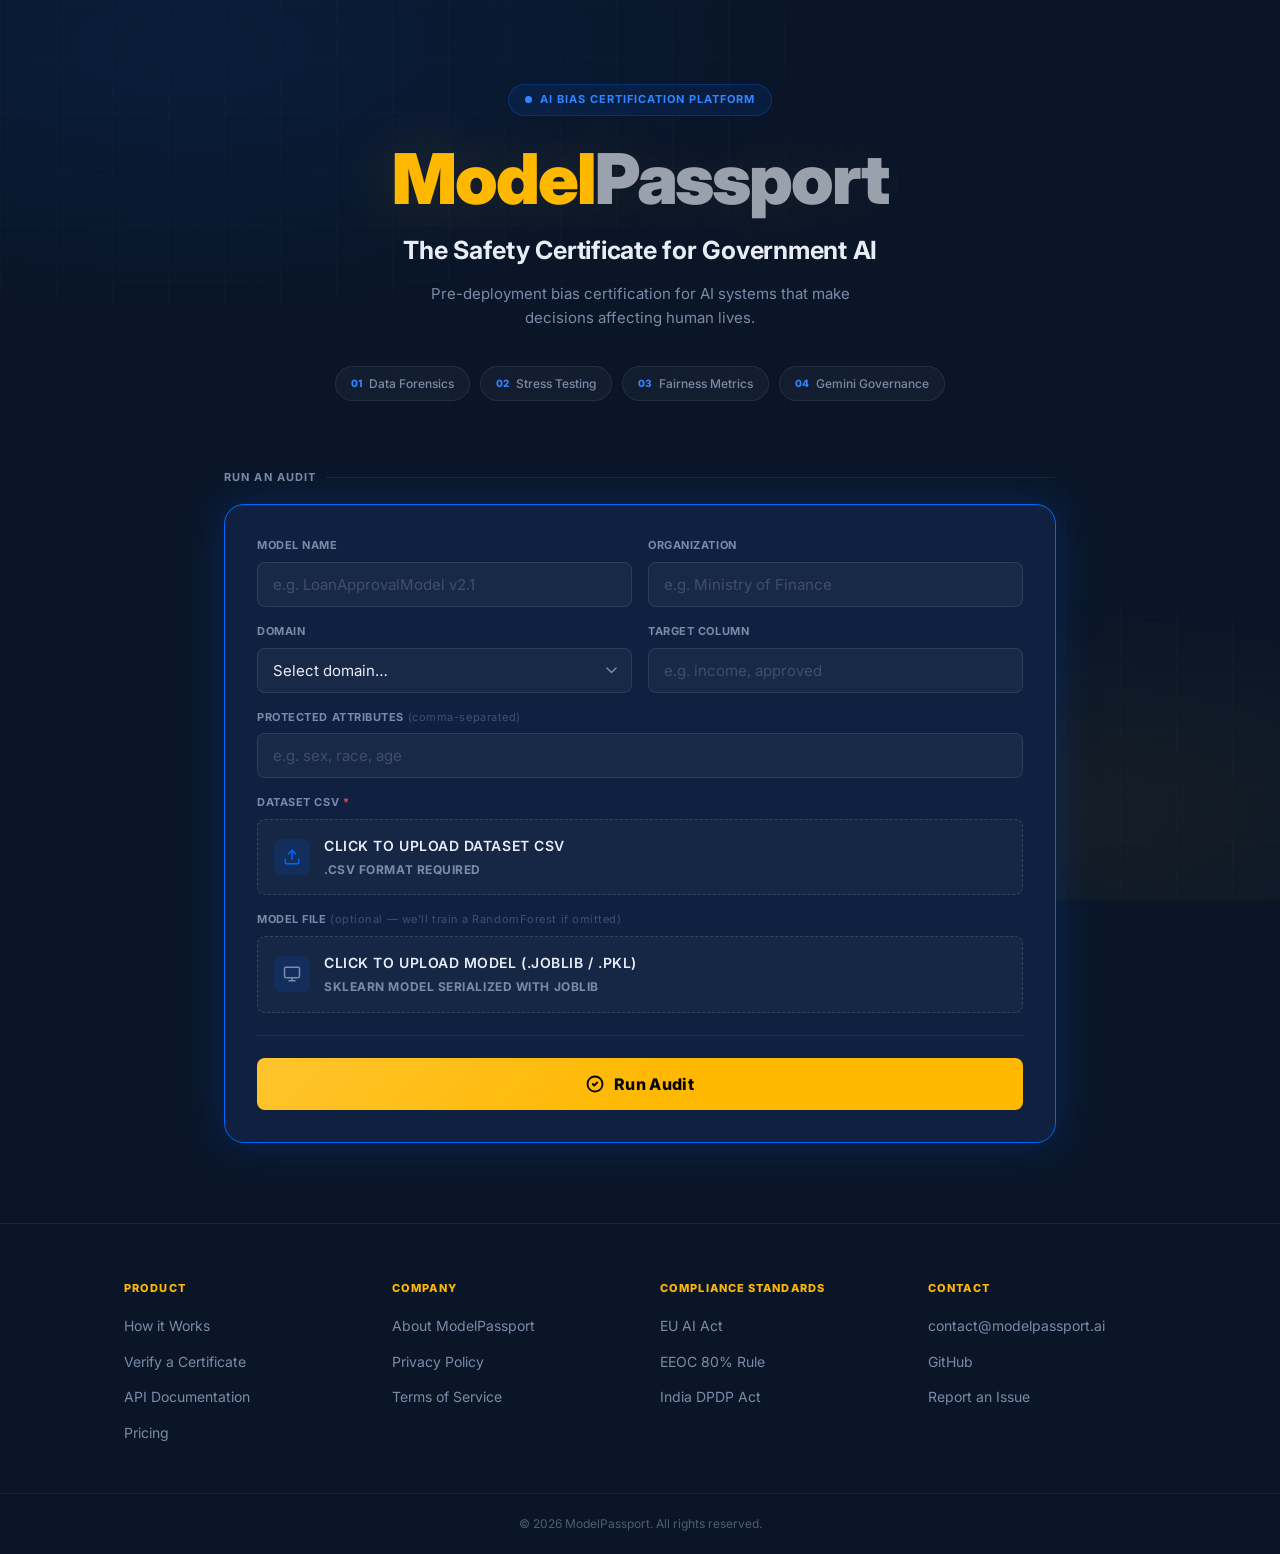
<file: frontend/index.html>
<!DOCTYPE html>
<html lang="en">

<head>
  <meta charset="UTF-8" />
  <meta name="viewport" content="width=device-width, initial-scale=1.0" />
  <title>ModelPassport — AI Bias Certification</title>
  <meta name="description"
    content="Pre-deployment AI bias certification for government systems. ModelPassport's 4-layer audit pipeline detects bias before deployment." />

  <link rel="preconnect" href="https://fonts.googleapis.com" />
  <link rel="preconnect" href="https://fonts.gstatic.com" crossorigin />
  <link
    href="https://fonts.googleapis.com/css2?family=Inter:wght@300;400;500;600;700;800;900&family=JetBrains+Mono:wght@400;500;700&display=swap"
    rel="stylesheet" />

  <style>
    /* ─── Design Tokens ─────────────────────────────── */
    :root {
      --navy: #0A1628;
      --navy-light: #0D1F3C;
      --navy-card: #0F2040;
      --blue: #0066FF;
      --blue-glow: rgba(0, 102, 255, 0.22);
      --blue-soft: rgba(0, 102, 255, 0.08);
      --blue-light: #3385FF;
      --gold: #FFB800;
      --gold-glow: rgba(255, 184, 0, 0.18);
      --gold-soft: rgba(255, 184, 0, 0.07);
      --success: #00C48C;
      --success-bg: rgba(0, 196, 140, 0.08);
      --fail: #FF4444;
      --fail-bg: rgba(255, 68, 68, 0.08);
      --text: #E8EDF5;
      --text-muted: #7A8BA8;
      --border: rgba(255, 255, 255, 0.07);
      --r-sm: 8px;
      --r: 14px;
      --r-lg: 20px;
      --ease: 0.25s cubic-bezier(.4, 0, .2, 1);
    }

    /* ─── Reset ─────────────────────────────────────── */
    *,
    *::before,
    *::after {
      box-sizing: border-box;
      margin: 0;
      padding: 0;
    }

    html {
      scroll-behavior: smooth;
      -webkit-font-smoothing: antialiased;
    }

    body {
      font-family: 'Inter', sans-serif;
      background: var(--navy);
      color: var(--text);
      min-height: 100vh;
      overflow-x: hidden;
      line-height: 1.6;
    }

    ::selection {
      background: var(--blue);
      color: #fff;
    }

    /* ─── Background mesh ───────────────────────────── */
    body::before {
      content: '';
      position: fixed;
      inset: 0;
      pointer-events: none;
      z-index: 0;
      background-image:
        radial-gradient(ellipse 80% 50% at 15% 5%, rgba(0, 102, 255, .09) 0%, transparent 60%),
        radial-gradient(ellipse 60% 40% at 85% 90%, rgba(255, 184, 0, .05) 0%, transparent 60%),
        linear-gradient(rgba(255, 255, 255, .013) 1px, transparent 1px),
        linear-gradient(90deg, rgba(255, 255, 255, .013) 1px, transparent 1px);
      background-size: 100% 100%, 100% 100%, 56px 56px, 56px 56px;
    }

    /* ─── Layout ─────────────────────────────────────── */
    .wrap {
      max-width: 880px;
      margin: 0 auto;
      padding: 0 24px;
      position: relative;
      z-index: 1;
    }

    .wrap--lg {
      max-width: 1080px;
      margin: 0 auto;
      padding: 0 24px;
      position: relative;
      z-index: 1;
    }

    .card {
      background: var(--navy-card);
      border: 1px solid var(--border);
      border-radius: var(--r-lg);
      padding: 32px;
      backdrop-filter: blur(10px);
    }

    .card--blue {
      border-color: var(--blue);
      box-shadow: 0 0 44px var(--blue-glow), inset 0 1px 0 rgba(255, 255, 255, .04);
    }

    /* ─── HERO ───────────────────────────────────────── */
    .hero {
      padding: 84px 0 68px;
      text-align: center;
      position: relative;
      z-index: 1;
    }

    .hero__pill {
      display: inline-flex;
      align-items: center;
      gap: 8px;
      background: rgba(0, 102, 255, .1);
      border: 1px solid rgba(0, 102, 255, .28);
      border-radius: 100px;
      padding: 6px 16px;
      font-size: 11px;
      font-weight: 700;
      letter-spacing: .09em;
      text-transform: uppercase;
      color: var(--blue-light);
      margin-bottom: 28px;
    }

    .hero__pill-dot {
      width: 7px;
      height: 7px;
      border-radius: 50%;
      background: var(--blue-light);
      animation: blink 2s ease-in-out infinite;
    }

    @keyframes blink {

      0%,
      100% {
        opacity: 1;
        transform: scale(1);
      }

      50% {
        opacity: .4;
        transform: scale(.75);
      }
    }

    .hero__logo {
      font-size: clamp(42px, 7vw, 70px);
      font-weight: 900;
      color: var(--gold);
      letter-spacing: -.03em;
      line-height: 1;
      margin-bottom: 16px;
      text-shadow: 0 0 70px var(--gold-glow);
    }

    .hero__logo span {
      color: var(--text);
      opacity: .65;
    }

    .hero__tagline {
      font-size: clamp(17px, 2.8vw, 25px);
      font-weight: 700;
      letter-spacing: -.01em;
      margin-bottom: 12px;
    }

    .hero__sub {
      font-size: 15px;
      color: var(--text-muted);
      max-width: 440px;
      margin: 0 auto;
    }

    .hero__chips {
      display: flex;
      justify-content: center;
      flex-wrap: wrap;
      gap: 10px;
      margin-top: 36px;
    }

    .hero__chip {
      display: inline-flex;
      align-items: center;
      gap: 7px;
      background: rgba(255, 255, 255, .035);
      border: 1px solid var(--border);
      border-radius: 100px;
      padding: 7px 15px;
      font-size: 12px;
      font-weight: 500;
      color: var(--text-muted);
    }

    .hero__chip-n {
      font-size: 10px;
      font-weight: 800;
      color: var(--blue-light);
    }

    /* ─── FORM ───────────────────────────────────────── */
    .form-section {
      padding-bottom: 80px;
    }

    .section-eyebrow {
      font-size: 11px;
      font-weight: 700;
      letter-spacing: .1em;
      text-transform: uppercase;
      color: var(--text-muted);
      margin-bottom: 18px;
      display: flex;
      align-items: center;
      gap: 10px;
    }

    .section-eyebrow::after {
      content: '';
      flex: 1;
      height: 1px;
      background: var(--border);
    }

    .fgrid {
      display: grid;
      grid-template-columns: 1fr 1fr;
      gap: 16px;
    }

    .fcol2 {
      grid-column: 1 / -1;
    }

    .field {
      display: flex;
      flex-direction: column;
      gap: 7px;
    }

    .field label {
      font-size: 11px;
      font-weight: 700;
      letter-spacing: .05em;
      text-transform: uppercase;
      color: var(--text-muted);
    }

    .field input,
    .field select {
      background: rgba(255, 255, 255, .038);
      border: 1px solid rgba(255, 255, 255, .09);
      border-radius: var(--r-sm);
      padding: 12px 15px;
      color: var(--text);
      font-family: 'Inter', sans-serif;
      font-size: 15px;
      transition: border-color var(--ease), box-shadow var(--ease);
      outline: none;
      width: 100%;
    }

    .field input::placeholder {
      color: rgba(255, 255, 255, .18);
    }

    .field input:focus,
    .field select:focus {
      border-color: var(--blue);
      box-shadow: 0 0 0 3px var(--blue-glow);
    }

    .field select {
      appearance: none;
      cursor: pointer;
      background-image: url("data:image/svg+xml,%3Csvg xmlns='http://www.w3.org/2000/svg' width='11' height='7' viewBox='0 0 11 7'%3E%3Cpath d='M1 1l4.5 4.5L10 1' stroke='%237A8BA8' stroke-width='1.5' fill='none' stroke-linecap='round'/%3E%3C/svg%3E");
      background-repeat: no-repeat;
      background-position: right 14px center;
      padding-right: 38px;
    }

    .field select option {
      background: var(--navy-card);
      color: var(--text);
    }

    /* File upload */
    .uploader {
      display: flex;
      align-items: center;
      gap: 14px;
      background: rgba(255, 255, 255, .032);
      border: 1px dashed rgba(255, 255, 255, .13);
      border-radius: var(--r-sm);
      padding: 15px 16px;
      cursor: pointer;
      transition: border-color var(--ease), background var(--ease);
    }

    .uploader:hover {
      border-color: var(--blue);
      background: var(--blue-soft);
    }

    .uploader input[type="file"] {
      display: none;
    }

    .uploader__icon {
      width: 36px;
      height: 36px;
      background: rgba(0, 102, 255, .12);
      border-radius: var(--r-sm);
      display: flex;
      align-items: center;
      justify-content: center;
      flex-shrink: 0;
    }

    .uploader__main {
      display: flex;
      flex-direction: column;
      gap: 3px;
    }

    .uploader__title {
      font-size: 14px;
      font-weight: 600;
      color: var(--text);
    }

    .uploader__hint {
      font-size: 12px;
      color: var(--text-muted);
    }

    .uploader__chosen {
      font-size: 12px;
      font-family: 'JetBrains Mono', monospace;
      color: var(--success);
      font-weight: 600;
    }

    /* Error band */
    .form-err {
      display: none;
      align-items: flex-start;
      gap: 10px;
      background: var(--fail-bg);
      border: 1px solid rgba(255, 68, 68, .28);
      border-radius: var(--r-sm);
      padding: 13px 15px;
      font-size: 14px;
      color: var(--fail);
      font-weight: 500;
      margin-top: 14px;
    }

    .form-err.on {
      display: flex;
    }

    /* Submit */
    .btn-run {
      width: 100%;
      margin-top: 8px;
      padding: 16px;
      background: var(--gold);
      border: none;
      border-radius: var(--r-sm);
      color: #000;
      font-family: 'Inter', sans-serif;
      font-size: 16px;
      font-weight: 800;
      letter-spacing: .02em;
      cursor: pointer;
      display: flex;
      align-items: center;
      justify-content: center;
      gap: 10px;
      position: relative;
      overflow: hidden;
      transition: background var(--ease), transform var(--ease), box-shadow var(--ease);
    }

    .btn-run::before {
      content: '';
      position: absolute;
      inset: 0;
      background: linear-gradient(135deg, rgba(255, 255, 255, .18) 0%, transparent 55%);
    }

    .btn-run:hover {
      background: #ffc527;
      transform: translateY(-1px);
      box-shadow: 0 8px 30px var(--gold-glow);
    }

    .btn-run:active {
      transform: none;
    }

    hr.divider {
      border: none;
      border-top: 1px solid var(--border);
      margin: 22px 0;
    }

    /* ─── LOADING OVERLAY ────────────────────────────── */
    #overlay {
      position: fixed;
      inset: 0;
      background: rgba(10, 22, 40, .97);
      backdrop-filter: blur(10px);
      display: none;
      flex-direction: column;
      align-items: center;
      justify-content: center;
      gap: 28px;
      z-index: 9999;
    }

    #overlay.on {
      display: flex;
    }

    .ov-brand {
      font-size: 20px;
      font-weight: 900;
      color: var(--gold);
      letter-spacing: -.02em;
      margin-bottom: -14px;
    }

    .spinner {
      width: 76px;
      height: 76px;
    }

    .spinner svg {
      width: 76px;
      height: 76px;
      animation: spin 1.15s linear infinite;
    }

    @keyframes spin {
      to {
        transform: rotate(360deg);
      }
    }

    .spin-track {
      fill: none;
      stroke: rgba(0, 102, 255, .14);
      stroke-width: 3.5;
    }

    .spin-arc {
      fill: none;
      stroke: var(--blue);
      stroke-width: 3.5;
      stroke-linecap: round;
      stroke-dasharray: 176;
      stroke-dashoffset: 44;
      filter: drop-shadow(0 0 7px var(--blue));
    }

    #ovMsg {
      font-size: 16px;
      font-weight: 500;
      color: var(--text-muted);
      transition: opacity .35s;
    }

    .ov-dots {
      display: flex;
      gap: 8px;
    }

    .ov-dot {
      width: 8px;
      height: 8px;
      border-radius: 50%;
      background: rgba(255, 255, 255, .1);
      transition: background .35s;
    }

    .ov-dot.on {
      background: var(--blue);
      box-shadow: 0 0 8px var(--blue);
    }

    /* ─── RESULTS ─────────────────────────────────────── */
    #results {
      display: none;
      padding-bottom: 90px;
      animation: slideUp .55s ease both;
    }

    #results.on {
      display: block;
    }

    @keyframes slideUp {
      from {
        opacity: 0;
        transform: translateY(22px);
      }

      to {
        opacity: 1;
        transform: translateY(0);
      }
    }

    /* Badge */
    .badge-wrap {
      text-align: center;
      margin-bottom: 48px;
    }

    .cert-badge {
      display: inline-flex;
      flex-direction: column;
      align-items: center;
      gap: 6px;
      padding: 26px 56px;
      border-radius: var(--r-lg);
      border: 2px solid;
      position: relative;
      overflow: hidden;
    }

    .cert-badge::before {
      content: '';
      position: absolute;
      inset: 0;
      opacity: .07;
      background: radial-gradient(ellipse at center, currentColor 0%, transparent 70%);
    }

    .cert-badge--ok {
      border-color: var(--success);
      color: var(--success);
    }

    .cert-badge--cond {
      border-color: var(--gold);
      color: var(--gold);
    }

    .cert-badge--no {
      border-color: var(--fail);
      color: var(--fail);
    }

    .cert-badge__ico {
      font-size: 34px;
      line-height: 1;
    }

    .cert-badge__title {
      font-size: 26px;
      font-weight: 900;
      letter-spacing: .06em;
      text-transform: uppercase;
    }

    .cert-badge__id {
      font-family: 'JetBrains Mono', monospace;
      font-size: 13px;
      opacity: .6;
      font-weight: 500;
      margin-top: 3px;
    }

    /* Score + layers */
    .score-row {
      display: grid;
      grid-template-columns: 220px 1fr;
      gap: 20px;
      margin-bottom: 20px;
      align-items: start;
    }

    .ring-card {
      display: flex;
      flex-direction: column;
      align-items: center;
      justify-content: center;
      gap: 12px;
      padding: 32px 20px;
      text-align: center;
    }

    .ring-card__lbl {
      font-size: 11px;
      font-weight: 700;
      letter-spacing: .07em;
      text-transform: uppercase;
      color: var(--text-muted);
    }

    .ring-wrap {
      position: relative;
      width: 136px;
      height: 136px;
    }

    .ring-wrap svg {
      width: 136px;
      height: 136px;
      transform: rotate(-90deg);
    }

    .ring-track {
      fill: none;
      stroke: rgba(255, 255, 255, .055);
      stroke-width: 8;
    }

    .ring-fill {
      fill: none;
      stroke-width: 8;
      stroke-linecap: round;
      stroke-dasharray: 339;
      stroke-dashoffset: 339;
      transition: stroke-dashoffset 1.55s cubic-bezier(.4, 0, .2, 1), stroke .4s;
      filter: drop-shadow(0 0 6px currentColor);
    }

    .ring-val {
      position: absolute;
      inset: 0;
      display: flex;
      flex-direction: column;
      align-items: center;
      justify-content: center;
      gap: 2px;
    }

    .ring-num {
      font-size: 34px;
      font-weight: 900;
      line-height: 1;
      letter-spacing: -.02em;
    }

    .ring-sub {
      font-size: 10px;
      font-weight: 700;
      letter-spacing: .08em;
      text-transform: uppercase;
      color: var(--text-muted);
    }

    /* Layer cards */
    .layers {
      display: grid;
      grid-template-columns: 1fr 1fr;
      gap: 12px;
    }

    .lcard {
      padding: 18px;
      border-radius: var(--r);
      border: 1px solid var(--border);
      background: rgba(255, 255, 255, .025);
      transition: border-color var(--ease), transform var(--ease);
    }

    .lcard:hover {
      border-color: rgba(255, 255, 255, .11);
      transform: translateY(-2px);
    }

    .lcard__head {
      display: flex;
      align-items: center;
      justify-content: space-between;
      margin-bottom: 12px;
    }

    .lcard__name {
      font-size: 10px;
      font-weight: 700;
      letter-spacing: .09em;
      text-transform: uppercase;
      color: var(--text-muted);
    }

    .lcard__tag {
      font-size: 10px;
      font-weight: 700;
      letter-spacing: .05em;
      text-transform: uppercase;
      padding: 3px 9px;
      border-radius: 100px;
    }

    .tag-pass {
      color: var(--success);
      background: var(--success-bg);
    }

    .tag-fail {
      color: var(--fail);
      background: var(--fail-bg);
    }

    .tag-warn {
      color: var(--gold);
      background: var(--gold-soft);
    }

    .tag-ok {
      color: var(--blue-light);
      background: var(--blue-soft);
    }

    .lcard__val {
      font-size: 30px;
      font-weight: 900;
      line-height: 1;
      letter-spacing: -.02em;
      margin-bottom: 8px;
    }

    .lcard__bar {
      height: 4px;
      background: rgba(255, 255, 255, .055);
      border-radius: 100px;
      overflow: hidden;
    }

    .lcard__fill {
      height: 100%;
      border-radius: 100px;
      transition: width 1.35s cubic-bezier(.4, 0, .2, 1);
    }

    /* Narrative, warnings, checklist */
    .blk {
      margin-bottom: 20px;
    }

    .blk__lbl {
      font-size: 11px;
      font-weight: 700;
      letter-spacing: .09em;
      text-transform: uppercase;
      color: var(--text-muted);
      margin-bottom: 14px;
      display: flex;
      align-items: center;
      gap: 9px;
    }

    .blk__dot {
      width: 6px;
      height: 6px;
      border-radius: 50%;
    }

    .narrative {
      font-size: 15px;
      line-height: 1.85;
      color: rgba(232, 237, 245, .82);
    }

    .warn-list {
      display: flex;
      flex-direction: column;
      gap: 8px;
    }

    .warn-item {
      display: flex;
      align-items: flex-start;
      gap: 10px;
      padding: 11px 14px;
      background: var(--fail-bg);
      border-left: 3px solid var(--fail);
      border-radius: 0 var(--r-sm) var(--r-sm) 0;
      font-size: 14px;
    }

    .warn-item__ico {
      color: var(--fail);
      flex-shrink: 0;
      margin-top: 2px;
    }

    .empty-ok {
      display: flex;
      align-items: center;
      gap: 10px;
      padding: 14px;
      background: var(--success-bg);
      border-radius: var(--r-sm);
      font-size: 14px;
      color: var(--success);
      font-weight: 500;
    }

    .checklist {
      display: flex;
      flex-direction: column;
      gap: 10px;
    }

    .chk-item {
      display: flex;
      align-items: flex-start;
      gap: 14px;
      padding: 13px 15px;
      background: var(--gold-soft);
      border: 1px solid rgba(255, 184, 0, .11);
      border-radius: var(--r-sm);
      font-size: 14px;
    }

    .chk-num {
      font-size: 11px;
      font-weight: 800;
      font-family: 'JetBrains Mono', monospace;
      color: var(--gold);
      min-width: 22px;
      padding-top: 1px;
    }

    /* Actions row */
    .actions {
      display: flex;
      gap: 12px;
      flex-wrap: wrap;
    }

    .verify-box {
      flex: 1;
      min-width: 260px;
      padding: 17px 18px;
      background: var(--blue-soft);
      border: 1px solid rgba(0, 102, 255, .2);
      border-radius: var(--r-sm);
    }

    .verify-box__lbl {
      font-size: 11px;
      font-weight: 700;
      letter-spacing: .07em;
      text-transform: uppercase;
      color: var(--text-muted);
      margin-bottom: 5px;
    }

    .verify-box a {
      font-family: 'JetBrains Mono', monospace;
      font-size: 13px;
      color: var(--blue-light);
      text-decoration: none;
      font-weight: 500;
      word-break: break-all;
    }

    .verify-box a:hover {
      text-decoration: underline;
    }

    .btn-dl {
      display: flex;
      align-items: center;
      gap: 10px;
      padding: 17px 26px;
      background: transparent;
      border: 1px solid var(--gold);
      border-radius: var(--r-sm);
      color: var(--gold);
      font-family: 'Inter', sans-serif;
      font-size: 14px;
      font-weight: 700;
      cursor: pointer;
      transition: background var(--ease), box-shadow var(--ease);
      white-space: nowrap;
    }

    .btn-dl:hover {
      background: var(--gold-glow);
      box-shadow: 0 0 22px var(--gold-glow);
    }

    /* ─── FOOTER ─────────────────────────────────────── */
    .site-footer {
      border-top: 1px solid var(--border);
      padding: 56px 0 0;
      position: relative;
      z-index: 1;
    }

    .footer-grid {
      display: grid;
      grid-template-columns: repeat(4, 1fr);
      gap: 40px;
      padding-bottom: 48px;
    }

    .footer-col__title {
      font-size: 11px;
      font-weight: 800;
      letter-spacing: .1em;
      text-transform: uppercase;
      color: var(--gold);
      margin-bottom: 16px;
    }

    .footer-col ul {
      list-style: none;
      display: flex;
      flex-direction: column;
      gap: 10px;
    }

    .footer-col ul li a {
      font-size: 14px;
      color: var(--text-muted);
      text-decoration: none;
      transition: color var(--ease);
    }

    .footer-col ul li a:hover {
      color: var(--text);
    }

    .footer-col ul li a.link-muted {
      font-size: 13px;
      color: rgba(122, 139, 168, .55);
      cursor: default;
    }

    .footer-col ul li a.link-muted:hover {
      color: rgba(122, 139, 168, .55);
    }

    .footer-bar {
      border-top: 1px solid var(--border);
      padding: 20px 0;
      text-align: center;
    }

    .footer-bar p {
      font-size: 12px;
      color: rgba(122, 139, 168, .6);
    }

    @media(max-width:680px) {
      .footer-grid {
        grid-template-columns: 1fr 1fr;
        gap: 28px;
      }
    }

    @media(max-width:400px) {
      .footer-grid {
        grid-template-columns: 1fr;
      }
    }

    /* ─── Responsive ─────────────────────────────────── */

    /* ─ Tablet (768px) ─ */
    @media(max-width:768px) {
      .hero {
        padding: 56px 0 44px;
      }

      .hero__logo {
        font-size: clamp(34px, 8vw, 52px);
      }

      .hero__tagline {
        font-size: clamp(15px, 3.5vw, 20px);
      }

      .fgrid {
        grid-template-columns: 1fr;
      }

      .fcol2 {
        grid-column: 1;
      }

      .score-row {
        grid-template-columns: 1fr;
      }

      .layers {
        grid-template-columns: 1fr 1fr;
      }

      .cert-badge {
        padding: 22px 30px;
      }

      .cert-badge__title {
        font-size: 20px;
      }

      .cert-badge__ico {
        font-size: 28px;
      }

      .card {
        padding: 22px;
      }

      .actions {
        flex-direction: column;
      }

      .verify-box {
        min-width: 0;
      }

      .footer-grid {
        grid-template-columns: 1fr 1fr;
        gap: 28px;
      }

      .btn-run,
      .btn-dl {
        min-height: 48px;
      }
    }

    /* ─ Phone (480px) ─ */
    @media(max-width:480px) {

      .wrap,
      .wrap--lg {
        padding: 0 16px;
      }

      .hero {
        padding: 44px 0 36px;
      }

      .hero__logo {
        font-size: clamp(30px, 9vw, 44px);
      }

      .hero__tagline {
        font-size: 15px;
      }

      .hero__sub {
        font-size: 13px;
      }

      .hero__pill {
        font-size: 10px;
      }

      .hero__chips {
        gap: 8px;
      }

      .hero__chip {
        font-size: 11px;
        padding: 5px 11px;
      }

      .card {
        padding: 16px;
      }

      .field input,
      .field select {
        font-size: 16px;
      }

      .btn-run {
        font-size: 15px;
        min-height: 52px;
      }

      .layers {
        grid-template-columns: 1fr;
      }

      .score-row {
        gap: 14px;
      }

      .ring-wrap {
        width: 110px;
        height: 110px;
      }

      .ring-wrap svg {
        width: 110px;
        height: 110px;
      }

      .ring-num {
        font-size: 26px;
      }

      .cert-badge {
        padding: 18px 22px;
      }

      .cert-badge__title {
        font-size: 16px;
      }

      .cert-badge__ico {
        font-size: 24px;
      }

      .cert-badge__id {
        font-size: 11px;
      }

      .lcard__val {
        font-size: 24px;
      }

      .footer-grid {
        grid-template-columns: 1fr;
        gap: 24px;
      }

      .btn-dl {
        width: 100%;
        justify-content: center;
        min-height: 48px;
      }
    }

    /* ─ Small Phone (375px) ─ */
    @media(max-width:375px) {

      .wrap,
      .wrap--lg {
        padding: 0 12px;
      }

      .hero {
        padding: 36px 0 28px;
      }

      .hero__logo {
        font-size: clamp(26px, 10vw, 38px);
      }

      .hero__tagline {
        font-size: 14px;
      }

      .hero__sub {
        font-size: 12px;
      }

      .hero__pill {
        font-size: 9px;
        padding: 5px 12px;
      }

      .hero__chips {
        gap: 6px;
      }

      .hero__chip {
        font-size: 10px;
        padding: 5px 9px;
      }

      .card {
        padding: 14px;
      }

      .btn-run {
        font-size: 14px;
        min-height: 52px;
      }

      .btn-dl {
        min-height: 52px;
        font-size: 13px;
      }

      .field input,
      .field select {
        font-size: 16px;
        min-height: 44px;
        padding: 11px 12px;
      }

      .uploader {
        padding: 12px;
      }

      .uploader__icon {
        width: 30px;
        height: 30px;
      }

      .cert-badge {
        padding: 14px 16px;
      }

      .cert-badge__title {
        font-size: 14px;
        letter-spacing: .04em;
      }

      .cert-badge__ico {
        font-size: 20px;
      }

      .cert-badge__id {
        font-size: 10px;
      }

      .lcard__val {
        font-size: 22px;
      }

      .ring-wrap {
        width: 100px;
        height: 100px;
      }

      .ring-wrap svg {
        width: 100px;
        height: 100px;
      }

      .ring-num {
        font-size: 23px;
      }

      .layers {
        grid-template-columns: 1fr;
      }

      .section-eyebrow {
        font-size: 10px;
      }

      .footer-col__title {
        font-size: 10px;
      }

      .footer-col ul li a {
        font-size: 13px;
      }
    }

    /* ─── Print (main page) ──────────────────────────── */
    @media print {
      body {
        background: #fff;
        color: #000;
      }

      header,
      .form-section,
      footer,
      .btn-dl,
      #overlay,
      #audit-form-card {
        display: none !important;
      }

      #results {
        display: block !important;
      }
    }
  </style>
</head>

<body>

  <!-- ══════════════════════════════════════════════════
       LOADING OVERLAY
  ══════════════════════════════════════════════════ -->
  <div id="overlay" role="status" aria-live="polite" aria-label="Running 4-layer bias audit">
    <div class="ov-brand">ModelPassport</div>
    <div class="spinner">
      <svg viewBox="0 0 76 76">
        <circle class="spin-track" cx="38" cy="38" r="32" />
        <circle class="spin-arc" cx="38" cy="38" r="32" />
      </svg>
    </div>
    <div id="ovMsg">Analyzing data forensics...</div>
    <div class="ov-dots" id="ovDots">
      <div class="ov-dot on" id="od0"></div>
      <div class="ov-dot" id="od1"></div>
      <div class="ov-dot" id="od2"></div>
      <div class="ov-dot" id="od3"></div>
    </div>
  </div>

  <!-- ══════════════════════════════════════════════════
       HERO
  ══════════════════════════════════════════════════ -->
  <header>
    <div class="wrap">
      <div class="hero">
        <div class="hero__pill">
          <div class="hero__pill-dot"></div>
          AI Bias Certification Platform
        </div>
        <h1 class="hero__logo">Model<span>Passport</span></h1>
        <p class="hero__tagline">The Safety Certificate for Government AI</p>
        <p class="hero__sub">Pre-deployment bias certification for AI systems that make decisions affecting human lives.
        </p>
        <div class="hero__chips">
          <div class="hero__chip"><span class="hero__chip-n">01</span> Data Forensics</div>
          <div class="hero__chip"><span class="hero__chip-n">02</span> Stress Testing</div>
          <div class="hero__chip"><span class="hero__chip-n">03</span> Fairness Metrics</div>
          <div class="hero__chip"><span class="hero__chip-n">04</span> Gemini Governance</div>
        </div>
      </div>
    </div>
  </header>

  <main>
    <!-- ══════════════════════════════════════════════════
         AUDIT FORM
    ══════════════════════════════════════════════════ -->
    <section class="form-section" id="audit-form-section">
      <div class="wrap">
        <div class="section-eyebrow">Run an Audit</div>
        <div class="card card--blue" id="audit-form-card">
          <form id="auditForm" novalidate>
            <div class="fgrid">

              <div class="field">
                <label for="modelName">Model Name</label>
                <input id="modelName" name="model_name" type="text" placeholder="e.g. LoanApprovalModel v2.1"
                  required />
              </div>

              <div class="field">
                <label for="organization">Organization</label>
                <input id="organization" name="organization" type="text" placeholder="e.g. Ministry of Finance"
                  required />
              </div>

              <div class="field">
                <label for="domain">Domain</label>
                <select id="domain" name="domain" required>
                  <option value="" disabled selected>Select domain…</option>
                  <option value="hiring">Hiring &amp; Recruitment</option>
                  <option value="loan">Loan &amp; Credit</option>
                  <option value="healthcare">Healthcare</option>
                  <option value="government">Government Services</option>
                </select>
              </div>

              <div class="field">
                <label for="targetColumn">Target Column</label>
                <input id="targetColumn" name="target_column" type="text" placeholder="e.g. income, approved"
                  required />
              </div>

              <div class="field fcol2">
                <label for="protectedAttrs">Protected Attributes <span
                    style="opacity:.45;font-weight:400;text-transform:none">(comma-separated)</span></label>
                <input id="protectedAttrs" name="protected_attributes" type="text" placeholder="e.g. sex, race, age"
                  required />
              </div>

              <!-- Dataset upload -->
              <div class="field fcol2">
                <label>Dataset CSV <span style="color:var(--fail)">*</span></label>
                <label class="uploader" for="datasetFile">
                  <input type="file" id="datasetFile" name="dataset_file" accept=".csv" required />
                  <div class="uploader__icon">
                    <svg width="18" height="18" viewBox="0 0 24 24" fill="none" stroke="#0066FF" stroke-width="2"
                      stroke-linecap="round" stroke-linejoin="round">
                      <path d="M21 15v4a2 2 0 01-2 2H5a2 2 0 01-2-2v-4" />
                      <polyline points="17 8 12 3 7 8" />
                      <line x1="12" y1="3" x2="12" y2="15" />
                    </svg>
                  </div>
                  <div class="uploader__main">
                    <span class="uploader__title" id="csv-label">Click to upload dataset CSV</span>
                    <span class="uploader__hint" id="csv-hint">.csv format required</span>
                  </div>
                </label>
              </div>

              <!-- Model upload (optional) -->
              <div class="field fcol2">
                <label>Model File <span style="opacity:.45;font-weight:400;text-transform:none">(optional — we'll train
                    a RandomForest if omitted)</span></label>
                <label class="uploader" for="modelFile">
                  <input type="file" id="modelFile" name="model_file" accept=".joblib,.pkl" />
                  <div class="uploader__icon">
                    <svg width="18" height="18" viewBox="0 0 24 24" fill="none" stroke="#7A8BA8" stroke-width="2"
                      stroke-linecap="round" stroke-linejoin="round">
                      <rect x="2" y="3" width="20" height="14" rx="2" />
                      <path d="M8 21h8M12 17v4" />
                    </svg>
                  </div>
                  <div class="uploader__main">
                    <span class="uploader__title" id="mdl-label">Click to upload model (.joblib / .pkl)</span>
                    <span class="uploader__hint" id="mdl-hint">sklearn model serialized with joblib</span>
                  </div>
                </label>
              </div>

            </div><!-- /fgrid -->

            <hr class="divider" />

            <div id="formErr" class="form-err" role="alert">
              <svg width="17" height="17" viewBox="0 0 24 24" fill="none" stroke="currentColor" stroke-width="2"
                stroke-linecap="round" stroke-linejoin="round" style="flex-shrink:0;margin-top:1px">
                <circle cx="12" cy="12" r="10" />
                <line x1="12" y1="8" x2="12" y2="12" />
                <line x1="12" y1="16" x2="12.01" y2="16" />
              </svg>
              <span id="formErrTxt">Something went wrong.</span>
            </div>

            <button type="submit" class="btn-run" id="submitBtn">
              <svg width="18" height="18" viewBox="0 0 24 24" fill="none" stroke="currentColor" stroke-width="2.5"
                stroke-linecap="round" stroke-linejoin="round">
                <path d="M9 12l2 2 4-4" />
                <path d="M12 2a10 10 0 1 0 0 20A10 10 0 0 0 12 2z" />
              </svg>
              Run Audit
            </button>
          </form>
        </div>
      </div>
    </section>

    <!-- ══════════════════════════════════════════════════
         RESULTS
    ══════════════════════════════════════════════════ -->
    <section id="results">
      <div class="wrap--lg">

        <!-- Certification Badge -->
        <div class="badge-wrap">
          <div class="cert-badge" id="certBadge">
            <div class="cert-badge__ico" id="certIco">—</div>
            <div class="cert-badge__title" id="certTitle">—</div>
            <div class="cert-badge__id" id="certId">—</div>
          </div>
        </div>

        <!-- Score ring + layer cards -->
        <div class="score-row">
          <div class="card ring-card">
            <div class="ring-card__lbl">Overall Score</div>
            <div class="ring-wrap">
              <svg viewBox="0 0 120 120">
                <circle class="ring-track" cx="60" cy="60" r="54" />
                <circle class="ring-fill" cx="60" cy="60" r="54" id="ringFill" stroke="var(--blue)" />
              </svg>
              <div class="ring-val">
                <div class="ring-num" id="ringNum">—</div>
                <div class="ring-sub">/ 100</div>
              </div>
            </div>
          </div>

          <div class="layers">
            <div class="lcard">
              <div class="lcard__head">
                <span class="lcard__name">Data Forensics</span>
                <span class="lcard__tag" id="fs-tag">—</span>
              </div>
              <div class="lcard__val" id="fs-val">—</div>
              <div class="lcard__bar">
                <div class="lcard__fill" id="fs-bar" style="width:0"></div>
              </div>
            </div>
            <div class="lcard">
              <div class="lcard__head">
                <span class="lcard__name">Stress Test</span>
                <span class="lcard__tag" id="st-tag">—</span>
              </div>
              <div class="lcard__val" id="st-val">—</div>
              <div class="lcard__bar">
                <div class="lcard__fill" id="st-bar" style="width:0"></div>
              </div>
            </div>
            <div class="lcard">
              <div class="lcard__head">
                <span class="lcard__name">Fairness Metrics</span>
                <span class="lcard__tag" id="fm-tag">—</span>
              </div>
              <div class="lcard__val" id="fm-val">—</div>
              <div class="lcard__bar">
                <div class="lcard__fill" id="fm-bar" style="width:0"></div>
              </div>
            </div>
            <div class="lcard">
              <div class="lcard__head">
                <span class="lcard__name">Gemini Governance</span>
                <span class="lcard__tag" id="gg-tag">—</span>
              </div>
              <div class="lcard__val" id="gg-val">—</div>
              <div class="lcard__bar">
                <div class="lcard__fill" id="gg-bar" style="width:0"></div>
              </div>
            </div>
          </div>
        </div>

        <!-- Narrative -->
        <div class="card blk">
          <div class="blk__lbl">
            <div class="blk__dot" style="background:var(--blue-light)"></div>
            Gemini Governance Narrative
          </div>
          <p class="narrative" id="narrative">—</p>
        </div>

        <!-- Warnings -->
        <div class="card blk">
          <div class="blk__lbl">
            <div class="blk__dot" style="background:var(--fail)"></div>
            Audit Warnings
          </div>
          <div id="warnList" class="warn-list"></div>
        </div>

        <!-- Remediation -->
        <div class="card blk">
          <div class="blk__lbl">
            <div class="blk__dot" style="background:var(--gold)"></div>
            Remediation Checklist
          </div>
          <div id="chkList" class="checklist"></div>
        </div>

        <!-- Actions -->
        <div class="actions">
          <div class="verify-box">
            <div class="verify-box__lbl">Verification URL</div>
            <a id="verifyLink" href="#" target="_blank" rel="noopener">—</a>
          </div>
          <button class="btn-dl" id="downloadBtn" onclick="openCertificate()">
            <svg width="15" height="15" viewBox="0 0 24 24" fill="none" stroke="currentColor" stroke-width="2"
              stroke-linecap="round" stroke-linejoin="round">
              <path d="M21 15v4a2 2 0 01-2 2H5a2 2 0 01-2-2v-4" />
              <polyline points="7 10 12 15 17 10" />
              <line x1="12" y1="15" x2="12" y2="3" />
            </svg>
            Download Certificate
          </button>
        </div>

      </div>
    </section>
  </main>

  <!-- ══════════════════════════════════════════════════
       FOOTER
  ══════════════════════════════════════════════════ -->
  <footer class="site-footer">
    <div class="wrap--lg">
      <div class="footer-grid">

        <!-- Column 1: Product -->
        <div class="footer-col">
          <div class="footer-col__title">Product</div>
          <ul>
            <li><a href="how-it-works.html">How it Works</a></li>
            <li><a href="verify.html">Verify a Certificate</a></li>
            <li><a href="api-docs.html">API Documentation</a></li>
            <li><a href="pricing.html">Pricing</a></li>
          </ul>
        </div>

        <!-- Column 2: Company -->
        <div class="footer-col">
          <div class="footer-col__title">Company</div>
          <ul>
            <li><a href="about.html">About ModelPassport</a></li>
            <li><a href="privacy.html">Privacy Policy</a></li>
            <li><a href="terms.html">Terms of Service</a></li>
          </ul>
        </div>

        <!-- Column 3: Compliance Standards -->
        <div class="footer-col">
          <div class="footer-col__title">Compliance Standards</div>
          <ul>
            <li><a href="#">EU AI Act</a></li>
            <li><a href="#">EEOC 80% Rule</a></li>
            <li><a href="#">India DPDP Act</a></li>
          </ul>
        </div>

        <!-- Column 4: Contact -->
        <div class="footer-col">
          <div class="footer-col__title">Contact</div>
          <ul>
            <li><a href="mailto:contact@modelpassport.ai">contact@modelpassport.ai</a></li>
            <li><a href="https://github.com/Skully232" target="_blank" rel="noopener">GitHub</a></li>
            <li><a href="#">Report an Issue</a></li>
          </ul>
        </div>

      </div>
    </div>
    <div class="footer-bar">
      <div class="wrap--lg">
        <p>&copy; 2026 ModelPassport. All rights reserved.</p>
      </div>
    </div>
  </footer>

  <!-- ══════════════════════════════════════════════════
       JAVASCRIPT
  ══════════════════════════════════════════════════ -->
  <script>
    'use strict';

    const API = window.location.hostname === '127.0.0.1' || window.location.hostname === 'localhost'
      ? 'http://127.0.0.1:8080'
      : 'https://modelpassport-666743556492.asia-south1.run.app';
    const MSGS = [
      'Analyzing data forensics\u2026',
      'Running stress tests\u2026',
      'Computing fairness metrics\u2026',
      'Generating governance report\u2026',
    ];

    // ── File pickers ──────────────────────────────────
    document.getElementById('datasetFile').addEventListener('change', function () {
      if (this.files[0]) {
        document.getElementById('csv-label').textContent = this.files[0].name;
        document.getElementById('csv-label').className = 'uploader__chosen';
        document.getElementById('csv-hint').textContent = 'Ready to upload';
      }
    });

    document.getElementById('modelFile').addEventListener('change', function () {
      if (this.files[0]) {
        document.getElementById('mdl-label').textContent = this.files[0].name;
        document.getElementById('mdl-label').className = 'uploader__chosen';
        document.getElementById('mdl-hint').textContent = 'Model ready';
      }
    });

    // ── Loading cycle ─────────────────────────────────
    let _timer = null, _step = 0;

    function startSpinner() {
      _step = 0; _setStep(0);
      _timer = setInterval(() => { _step = (_step + 1) % 4; _setStep(_step); }, 3000);
    }

    function _setStep(s) {
      const el = document.getElementById('ovMsg');
      el.style.opacity = '0';
      setTimeout(() => { el.textContent = MSGS[s]; el.style.opacity = '1'; }, 180);
      for (let i = 0; i < 4; i++) document.getElementById(`od${i}`).classList.toggle('on', i === s);
    }

    function stopSpinner() { clearInterval(_timer); _timer = null; }

    function showOverlay() { document.getElementById('overlay').classList.add('on'); startSpinner(); }
    function hideOverlay() { document.getElementById('overlay').classList.remove('on'); stopSpinner(); }

    // ── Error helpers ─────────────────────────────────
    function showErr(msg) {
      const el = document.getElementById('formErr');
      document.getElementById('formErrTxt').textContent = msg;
      el.classList.add('on');
      el.scrollIntoView({ behavior: 'smooth', block: 'nearest' });
    }
    function clearErr() { document.getElementById('formErr').classList.remove('on'); }

    // ── Color by score ────────────────────────────────
    function scoreColor(n) {
      if (n >= 70) return 'var(--success)';
      if (n >= 50) return 'var(--gold)';
      return 'var(--fail)';
    }

    // ── Tag class ─────────────────────────────────────
    function tagClass(s) {
      const u = (s || '').toUpperCase();
      if (u === 'PASS' || u === 'OK') return 'tag-pass';
      if (u === 'FAIL') return 'tag-fail';
      if (u === 'WARN' || u === 'WARNING') return 'tag-warn';
      return 'tag-ok';
    }

    // ── Set layer card ────────────────────────────────
    function setLayer(prefix, displayVal, barPct, statusTxt) {
      const valEl = document.getElementById(`${prefix}-val`);
      const barEl = document.getElementById(`${prefix}-bar`);
      const tagEl = document.getElementById(`${prefix}-tag`);
      const num = typeof displayVal === 'number' ? displayVal : NaN;

      if (valEl) {
        valEl.textContent = isNaN(num) ? String(displayVal) : num.toFixed(1);
        valEl.style.color = isNaN(num) ? 'var(--text-muted)' : scoreColor(num);
      }
      if (barEl) {
        barEl.style.background = isNaN(num) ? 'var(--text-muted)' : scoreColor(num);
        setTimeout(() => { barEl.style.width = `${Math.min(100, Math.max(0, barPct || 0))}%`; }, 120);
      }
      if (tagEl) {
        tagEl.textContent = statusTxt || '\u2014';
        tagEl.className = `lcard__tag ${tagClass(statusTxt)}`;
      }
    }

    // ── Collect warnings from layer_results ──────────
    function collectWarnings(d) {
      const out = [];
      const push = arr => Array.isArray(arr) && arr.forEach(w => { if (!out.includes(w)) out.push(w); });
      const lr = d.layer_results || {};
      push(lr.data_forensics?.warnings);
      push(lr.stress_test?.overall_warnings);
      push(lr.fairness_metrics?.warnings);
      const sev = lr.gemini_governance?.severity_summary || {};
      if (sev.total_critical_warnings > 0)
        out.push(`[CRITICAL] ${sev.total_critical_warnings} critical issue(s) detected by Gemini governance.`);
      return out;
    }

    function esc(s) {
      return String(s)
        .replace(/&/g, '&amp;').replace(/</g, '&lt;')
        .replace(/>/g, '&gt;').replace(/"/g, '&quot;');
    }

    // ── Populate all results ──────────────────────────
    // Stored globally so openCertificate() can access it
    let _lastCert = null;

    function populate(d) {
      _lastCert = d;

      // Badge
      const badge = document.getElementById('certBadge');
      const ico = document.getElementById('certIco');
      const title = document.getElementById('certTitle');
      const cid = document.getElementById('certId');
      const st = (d.certification_status || '').toUpperCase();
      cid.textContent = d.certificate_id || '\u2014';

      if (st === 'CERTIFIED') {
        badge.className = 'cert-badge cert-badge--ok';
        ico.textContent = '\u2713'; title.textContent = 'Certified';
      } else if (st.includes('CONDITIONAL')) {
        badge.className = 'cert-badge cert-badge--cond';
        ico.textContent = '\u26a0'; title.textContent = 'Conditionally Certified';
      } else {
        badge.className = 'cert-badge cert-badge--no';
        ico.textContent = '\u2717'; title.textContent = 'Not Certified';
      }

      // Score ring — response.overall_score
      const score = parseFloat(d.overall_score) || 0;
      const circ = 2 * Math.PI * 54;
      const offset = circ - (circ * score / 100);
      const ringFill = document.getElementById('ringFill');
      const ringNum = document.getElementById('ringNum');
      ringNum.textContent = score.toFixed(1);
      ringNum.style.color = scoreColor(score);
      ringFill.style.stroke = scoreColor(score);
      ringFill.style.strokeDasharray = circ;
      requestAnimationFrame(() => setTimeout(() => { ringFill.style.strokeDashoffset = offset; }, 80));

      // Layer cards — response.layer_results.*
      const lr = d.layer_results || {};
      const df = lr.data_forensics || {};
      const st2 = lr.stress_test || {};
      const fm = lr.fairness_metrics || {};
      const gg = lr.gemini_governance || {};

      setLayer('fs', df.health_score, df.health_score, df.status);
      setLayer('st', st2.bias_score, st2.bias_score, st2.status);
      setLayer('fm', fm.overall_fairness_score, fm.overall_fairness_score, fm.status);

      const sev = gg.severity_summary || {};
      const riskLbl = (sev.overall_risk_level || '\u2014').toUpperCase();
      const riskScore = riskLbl === 'LOW' ? 85 : riskLbl === 'MEDIUM' ? 50 : 20;
      setLayer('gg', riskLbl, riskScore, gg.gemini_status);

      // Narrative — response.narrative (top-level)
      document.getElementById('narrative').textContent = d.narrative || '\u2014';

      // Warnings — from layer_results
      const wl = document.getElementById('warnList');
      wl.innerHTML = '';
      const warns = collectWarnings(d);
      if (!warns.length) {
        wl.innerHTML = `<div class="empty-ok">
          <svg width="17" height="17" viewBox="0 0 24 24" fill="none" stroke="currentColor" stroke-width="2.5" stroke-linecap="round" stroke-linejoin="round"><polyline points="20 6 9 17 4 12"/></svg>
          No warnings detected \u2014 all layers passed.
        </div>`;
      } else {
        warns.forEach(w => {
          wl.insertAdjacentHTML('beforeend', `<div class="warn-item">
            <span class="warn-item__ico">
              <svg width="14" height="14" viewBox="0 0 24 24" fill="none" stroke="currentColor" stroke-width="2.5" stroke-linecap="round" stroke-linejoin="round">
                <path d="M10.29 3.86L1.82 18a2 2 0 001.71 3h16.94a2 2 0 001.71-3L13.71 3.86a2 2 0 00-3.42 0z"/>
                <line x1="12" y1="9" x2="12" y2="13"/><line x1="12" y1="17" x2="12.01" y2="17"/>
              </svg>
            </span>
            ${esc(w)}
          </div>`);
        });
      }

      // Remediation checklist — response.remediation_checklist (top-level)
      const cl = document.getElementById('chkList');
      cl.innerHTML = '';
      const items = d.remediation_checklist || [];
      if (!items.length) {
        cl.innerHTML = `<div class="chk-item"><span class="chk-num">#1</span>No remediation required.</div>`;
      } else {
        items.forEach((item, i) => {
          cl.insertAdjacentHTML('beforeend', `<div class="chk-item">
            <span class="chk-num">#${i + 1}</span>${esc(item)}
          </div>`);
        });
      }

      // Verify URL — response.verify_url (top-level)
      const vl = document.getElementById('verifyLink');
      vl.textContent = d.verify_url || `${API}/verify/${d.certificate_id}`;
      vl.href = d.verify_url || `${API}/verify/${d.certificate_id}`;
    }

    // ── Certificate — opens branded page in new tab ──────────────────────────
    function openCertificate() {
      if (!_lastCert) return;
      const d = _lastCert;
      const st = (d.certification_status || '').toUpperCase();
      const scr = parseFloat(d.overall_score || 0).toFixed(1);
      const hsh = (d.sha256_hash || '').slice(0, 16) + '...';
      const vurl = d.verify_url || (API + '/verify/' + (d.certificate_id || ''));
      const dt = d.issued_at
        ? new Date(d.issued_at).toLocaleDateString('en-GB', { year: 'numeric', month: 'long', day: 'numeric' })
        : 'N/A';

      const lr = d.layer_results || {};
      const fsScore = parseFloat((lr.data_forensics || {}).health_score || 0).toFixed(1);
      const stScore = parseFloat((lr.stress_test || {}).bias_score || 0).toFixed(1);
      const fmScore = parseFloat((lr.fairness_metrics || {}).overall_fairness_score || 0).toFixed(1);
      const critWarn = ((lr.gemini_governance || {}).severity_summary || {}).total_critical_warnings || 0;

      const paInput = document.getElementById('protectedAttrs');
      const protectedAttrs = paInput ? (paInput.value || 'N/A') : 'N/A';

      const GOLD = "#FFB800";
      var bc, bt;
      if (st === 'CERTIFIED') {
        bc = "#00C48C"; bt = "CERTIFIED";
      } else if (st.indexOf('CONDITIONAL') >= 0) {
        bc = "#FFB800"; bt = "CONDITIONALLY CERTIFIED";
      } else {
        bc = "#FF4444"; bt = "NOT CERTIFIED";
      }
      const sealLabel = (st === 'CERTIFIED') ? "Certified" : (st.indexOf('CONDITIONAL') >= 0 ? "Conditional" : "Not Certified");

      function row(label, val) {
        var tdKey = "padding:9px 0;font-size:11px;font-weight:700;letter-spacing:.07em;text-transform:uppercase;"
                  + "color:#7A8BA8;width:44%;vertical-align:top;border-bottom:1px solid rgba(255,255,255,.05);";
        var tdVal = "padding:9px 0 9px 8px;font-size:14px;color:#E8EDF5;font-weight:500;"
                  + "vertical-align:top;border-bottom:1px solid rgba(255,255,255,.05);";
        return "<tr><td style=\"" + tdKey + "\">" + label + "</td>"
             + "<td style=\"" + tdVal + "\">" + val + "</td></tr>";
      }

      function scoreBox(label, val) {
        var c = parseFloat(val) >= 70 ? "#00C48C" : parseFloat(val) >= 50 ? "#FFB800" : "#FF4444";
        return "<div style=\"background:rgba(255,255,255,.04);border:1px solid rgba(255,255,255,.09);"
             + "border-radius:10px;padding:16px 10px;text-align:center;\">"
             + "<div style=\"font-size:10px;font-weight:700;letter-spacing:.08em;text-transform:uppercase;"
             + "color:#7A8BA8;margin-bottom:8px;line-height:1.3;\">" + label + "</div>"
             + "<div style=\"font-size:30px;font-weight:900;color:" + c + ";line-height:1;\">" + val + "</div>"
             + "<div style=\"font-size:10px;color:#7A8BA8;margin-top:4px;\">/ 100</div>"
             + "</div>";
      }

      var P = [];

      // HEAD
      P.push("<!DOCTYPE html><html lang=\"en\"><head>");
      P.push("<meta charset=\"UTF-8\">");
      P.push("<meta name=\"viewport\" content=\"width=device-width,initial-scale=1\">");
      P.push("<title>Certificate " + esc(d.certificate_id) + " \u2014 ModelPassport</title>");
      P.push("<style>");
      P.push("*{box-sizing:border-box;margin:0;padding:0;}");
      P.push("body{font-family:Arial,Helvetica,sans-serif;background:#0A1628;color:#E8EDF5;min-height:100vh;}");
      P.push(".cert-wrap{max-width:720px;margin:0 auto;padding:32px 16px;}");
      P.push(".cert-hint{background:rgba(0,102,255,.1);border:1px solid rgba(0,102,255,.28);border-radius:8px;"
           + "padding:12px 16px;font-size:13px;color:#7A8BA8;text-align:center;margin-bottom:18px;line-height:1.5;}");
      P.push(".cert-card{background:#0F2040;border:2px solid " + bc + ";border-radius:20px;"
           + "padding:48px 40px;text-align:center;position:relative;}");
      P.push(".cert-seal{position:absolute;top:24px;right:24px;width:88px;height:88px;"
           + "border-radius:50%;border:3px solid " + GOLD + ";display:flex;align-items:center;"
           + "justify-content:center;box-shadow:0 0 20px rgba(255,184,0,.25);}");
      P.push(".cert-seal-inner{width:74px;height:74px;border-radius:50%;border:1.5px dashed " + GOLD + ";"
           + "display:flex;flex-direction:column;align-items:center;justify-content:center;"
           + "gap:2px;background:rgba(255,184,0,.06);}");
      P.push(".cert-seal-logo{font-size:7.5px;font-weight:900;letter-spacing:.05em;text-transform:uppercase;"
           + "color:" + GOLD + ";text-align:center;line-height:1.35;}");
      P.push(".cert-seal-status{font-size:6px;font-weight:700;text-transform:uppercase;"
           + "color:" + GOLD + ";opacity:.8;text-align:center;line-height:1.3;margin-top:2px;}");
      P.push(".cert-download-wrap{max-width:720px;margin:20px auto 0;text-align:center;}");
      P.push(".cert-download-btn{padding:14px 40px;background:#FFB800;border:none;border-radius:8px;"
           + "color:#000;font-family:Arial,sans-serif;font-size:15px;font-weight:800;"
           + "cursor:pointer;letter-spacing:.02em;min-height:44px;transition:background .2s;}");
      P.push(".cert-download-btn:hover{background:#ffc527;}");
      P.push(".score-grid-3{display:grid;grid-template-columns:1fr 1fr 1fr;gap:10px;margin-bottom:20px;}");
      P.push("@media(max-width:520px){.score-grid-3{grid-template-columns:1fr 1fr;}"
           + ".cert-card{padding:32px 18px;}.cert-seal{width:68px;height:68px;}.cert-seal-inner{width:56px;height:56px;}}");
      P.push("@media(max-width:380px){.score-grid-3{grid-template-columns:1fr;}"
           + ".cert-card{padding:24px 14px;}.cert-seal{top:14px;right:14px;}}");
      P.push("@media print{");
      P.push("  .no-print{display:none!important;}");
      P.push("  *{-webkit-print-color-adjust:exact!important;print-color-adjust:exact!important;color-adjust:exact!important;}");
      P.push("  body{background:#0A1628!important;color:#E8EDF5!important;}");
      P.push("  .cert-card{background:#0F2040!important;box-shadow:none!important;}");
      P.push("}");
      P.push("</style>");
      P.push("</head>");

      // BODY
      P.push("<body>");
      P.push("<div class=\"cert-wrap\">");

      // PDF hint bar
      P.push("<div class=\"cert-hint no-print\">"
           + "\u2139\uFE0F&nbsp;&nbsp;To save as PDF: Click "
           + "<strong style=\"color:#E8EDF5;\">Download Certificate</strong>"
           + " below &rarr; select <em>Save as PDF</em> as the printer."
           + "</div>");

      // Card
      P.push("<div class=\"cert-card\">");

      // Gold seal
      P.push("<div class=\"cert-seal\">");
      P.push("<div class=\"cert-seal-inner\">");
      P.push("<div class=\"cert-seal-logo\">Model<br>Passport</div>");
      P.push("<div class=\"cert-seal-status\">" + sealLabel + "</div>");
      P.push("</div></div>");

      // Brand header
      P.push("<div style=\"font-size:11px;font-weight:800;letter-spacing:.15em;"
           + "text-transform:uppercase;color:#FFB800;margin-bottom:24px;\">"
           + "\u2014\u2014 ModelPassport \u2014\u2014"
           + "</div>");

      // Certificate title
      P.push("<div style=\"font-size:10px;font-weight:800;letter-spacing:.2em;"
           + "text-transform:uppercase;color:#7A8BA8;margin-bottom:20px;\">AI Bias Audit Certificate</div>");

      // Status badge
      P.push("<div style=\"display:inline-block;padding:9px 26px;border-radius:100px;"
           + "border:2px solid " + bc + ";color:" + bc + ";font-size:15px;font-weight:900;"
           + "letter-spacing:.08em;text-transform:uppercase;margin-bottom:28px;"
           + "background:" + bc + "1a;\">" + bt + "</div>");

      // Overall score
      P.push("<div style=\"font-size:70px;font-weight:900;line-height:1;color:" + bc + ";"
           + "letter-spacing:-.03em;margin-bottom:4px;\">" + scr + "</div>");
      P.push("<div style=\"font-size:10px;font-weight:700;letter-spacing:.12em;"
           + "text-transform:uppercase;color:#7A8BA8;margin-bottom:24px;\">Overall Audit Score / 100</div>");

      P.push("<div style=\"height:1px;background:rgba(255,255,255,.07);margin:20px 0;\"></div>");

      // Layer scores
      P.push("<div style=\"font-size:10px;font-weight:700;letter-spacing:.09em;"
           + "text-transform:uppercase;color:#7A8BA8;margin-bottom:12px;text-align:left;\">Individual Layer Scores</div>");
      P.push("<div class=\"score-grid-3\">");
      P.push(scoreBox("Data Forensics", fsScore));
      P.push(scoreBox("Stress Test", stScore));
      P.push(scoreBox("Fairness Metrics", fmScore));
      P.push("</div>");

      P.push("<div style=\"height:1px;background:rgba(255,255,255,.07);margin:20px 0;\"></div>");

      // Info table
      P.push("<table style=\"width:100%;border-collapse:collapse;text-align:left;\">");
      P.push(row("Certificate ID",
        "<span style=\"font-family:monospace;font-size:13px;color:#3385FF;font-weight:700;\">"
        + esc(d.certificate_id) + "</span>"));
      P.push(row("Model Name",         esc(d.model_name   || "N/A")));
      P.push(row("Organization",        esc(d.organization || "N/A")));
      P.push(row("Domain",              esc(d.domain       || "N/A")));
      P.push(row("Issued At",           dt));
      P.push(row("Protected Attributes",
        "<span style=\"font-family:monospace;font-size:12px;color:#E8EDF5;\">"
        + esc(protectedAttrs) + "</span>"));
      P.push(row("Critical Warnings",
        "<span style=\"color:" + (critWarn > 0 ? "#FF4444" : "#00C48C") + ";"
        + "font-weight:800;font-size:15px;\">"
        + critWarn
        + (critWarn > 0 ? "&nbsp;&#9888;" : "&nbsp;&#10003;")
        + "</span>"));
      P.push("</table>");

      P.push("<div style=\"height:1px;background:rgba(255,255,255,.07);margin:20px 0;\"></div>");

      // Hash + verify
      P.push("<table style=\"width:100%;border-collapse:collapse;text-align:left;\">");
      P.push(row("SHA-256 Hash",
        "<span style=\"font-family:monospace;font-size:12px;color:#7A8BA8;"
        + "letter-spacing:.04em;word-break:break-all;\">" + esc(hsh) + "</span>"));
      P.push(row("Verify URL",
        "<span style=\"font-family:monospace;font-size:12px;color:#3385FF;"
        + "word-break:break-all;\">" + esc(vurl) + "</span>"));
      P.push("</table>");

      // Footer
      P.push("<div style=\"margin-top:32px;font-size:10px;font-weight:700;letter-spacing:.1em;"
           + "text-transform:uppercase;color:rgba(122,139,168,.45);\">Issued by "
           + "<span style=\"color:#FFB800;\">ModelPassport</span> &mdash; modelpassport.ai</div>");

      P.push("</div>"); // close .cert-card
      P.push("</div>"); // close .cert-wrap

      // PDF download button
      P.push("<div class=\"cert-download-wrap no-print\">");
      P.push("<button class=\"cert-download-btn\" onclick=\"window.print()\">"
           + "\u2193 Download Certificate (PDF)</button>");
      P.push("</div>");

      P.push("</body></html>");

      var win = window.open('', '_blank');
      if (win) {
        win.document.open();
        win.document.write(P.join(''));
        win.document.close();
      }
    }

    // ── Form submit ───────────────────────────────────
    document.getElementById('auditForm').addEventListener('submit', async function (e) {
      e.preventDefault();
      clearErr();

      if (!document.getElementById('datasetFile').files[0]) {
        showErr('Please upload a dataset CSV file.'); return;
      }

      const fd = new FormData(this);
      if (!document.getElementById('modelFile').files[0]) fd.delete('model_file');

      showOverlay();

      try {
        const res = await fetch(`${API}/audit/full`, { method: 'POST', body: fd });
        const json = await res.json();

        if (!res.ok) {
          throw new Error(json.detail || json.message || `Server error ${res.status}`);
        }

        hideOverlay();
        populate(json);

        const sec = document.getElementById('results');
        sec.classList.add('on');
        setTimeout(() => sec.scrollIntoView({ behavior: 'smooth', block: 'start' }), 80);

      } catch (err) {
        hideOverlay();
        showErr(err.message || 'Could not reach the ModelPassport server \u2014 is it running on port 8080?');
        console.error('[ModelPassport]', err);
      }
    });
  </script>
</body>

</html>
</file>
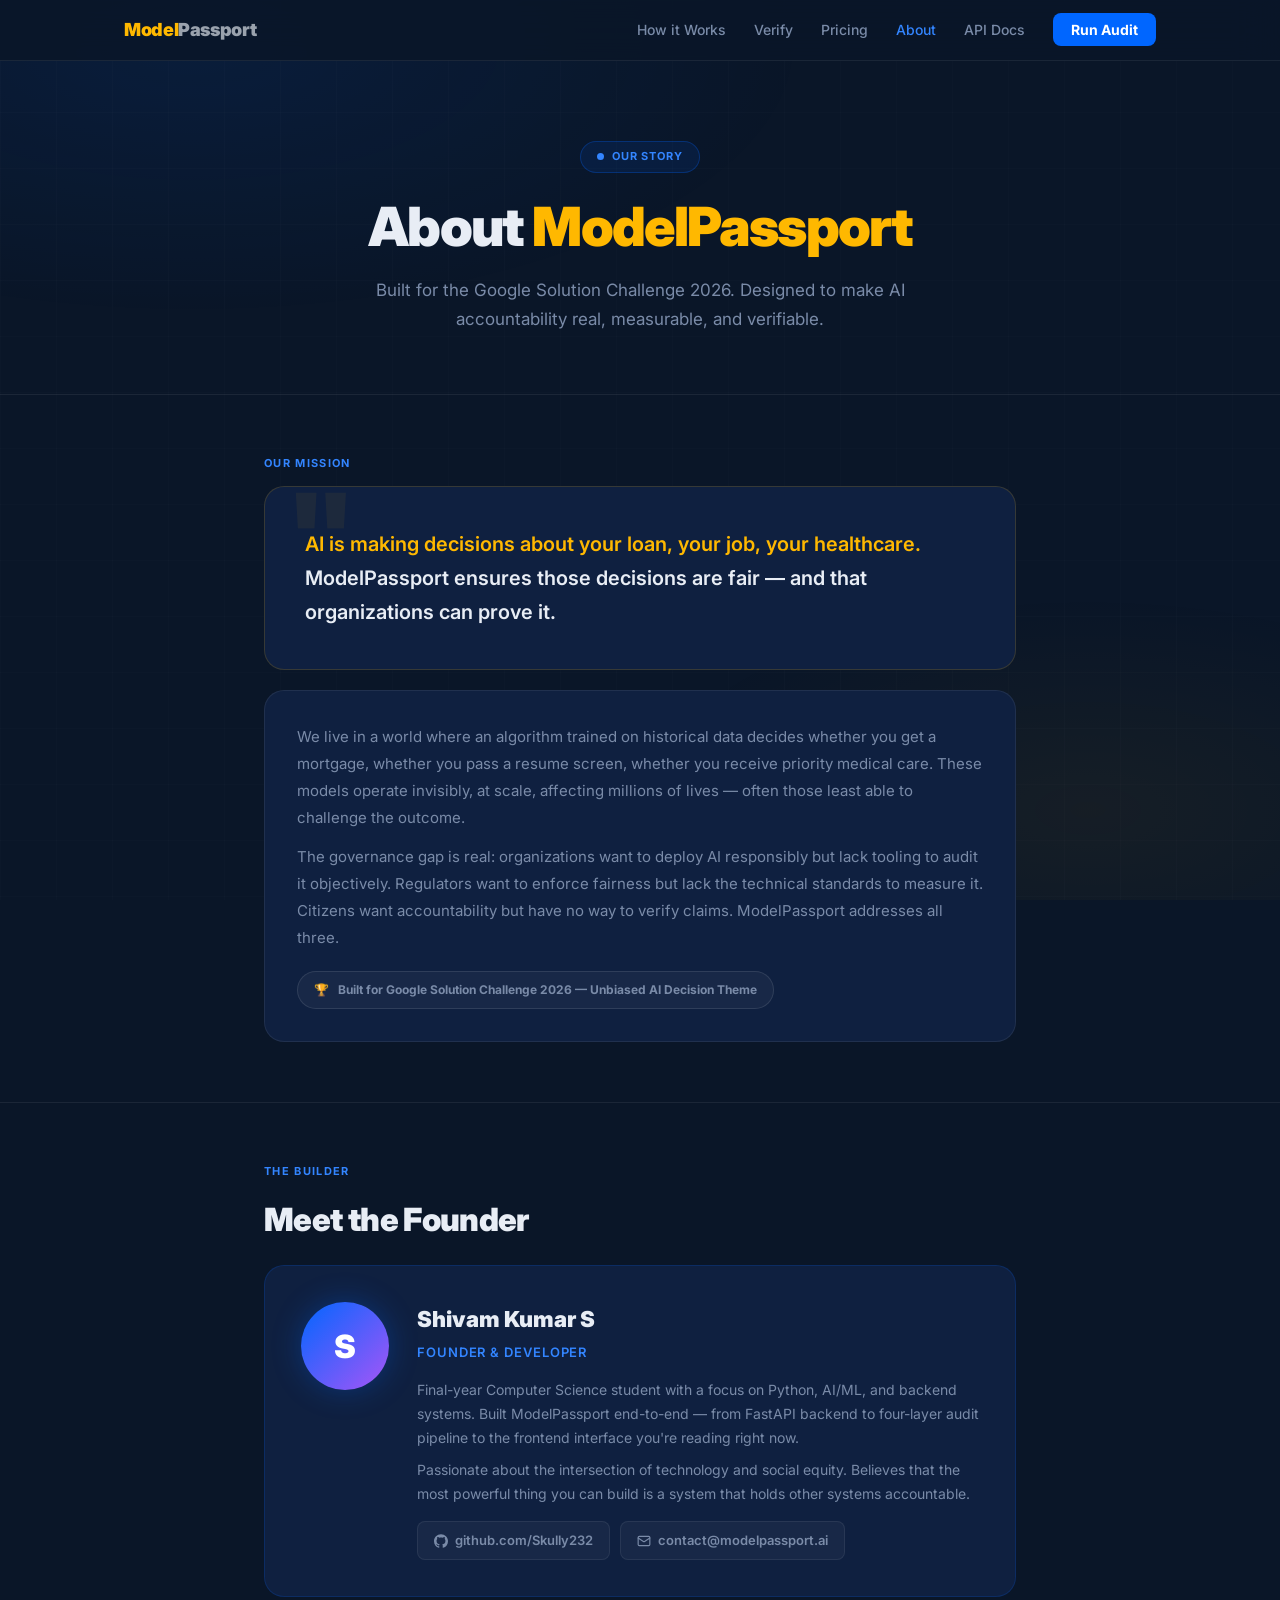
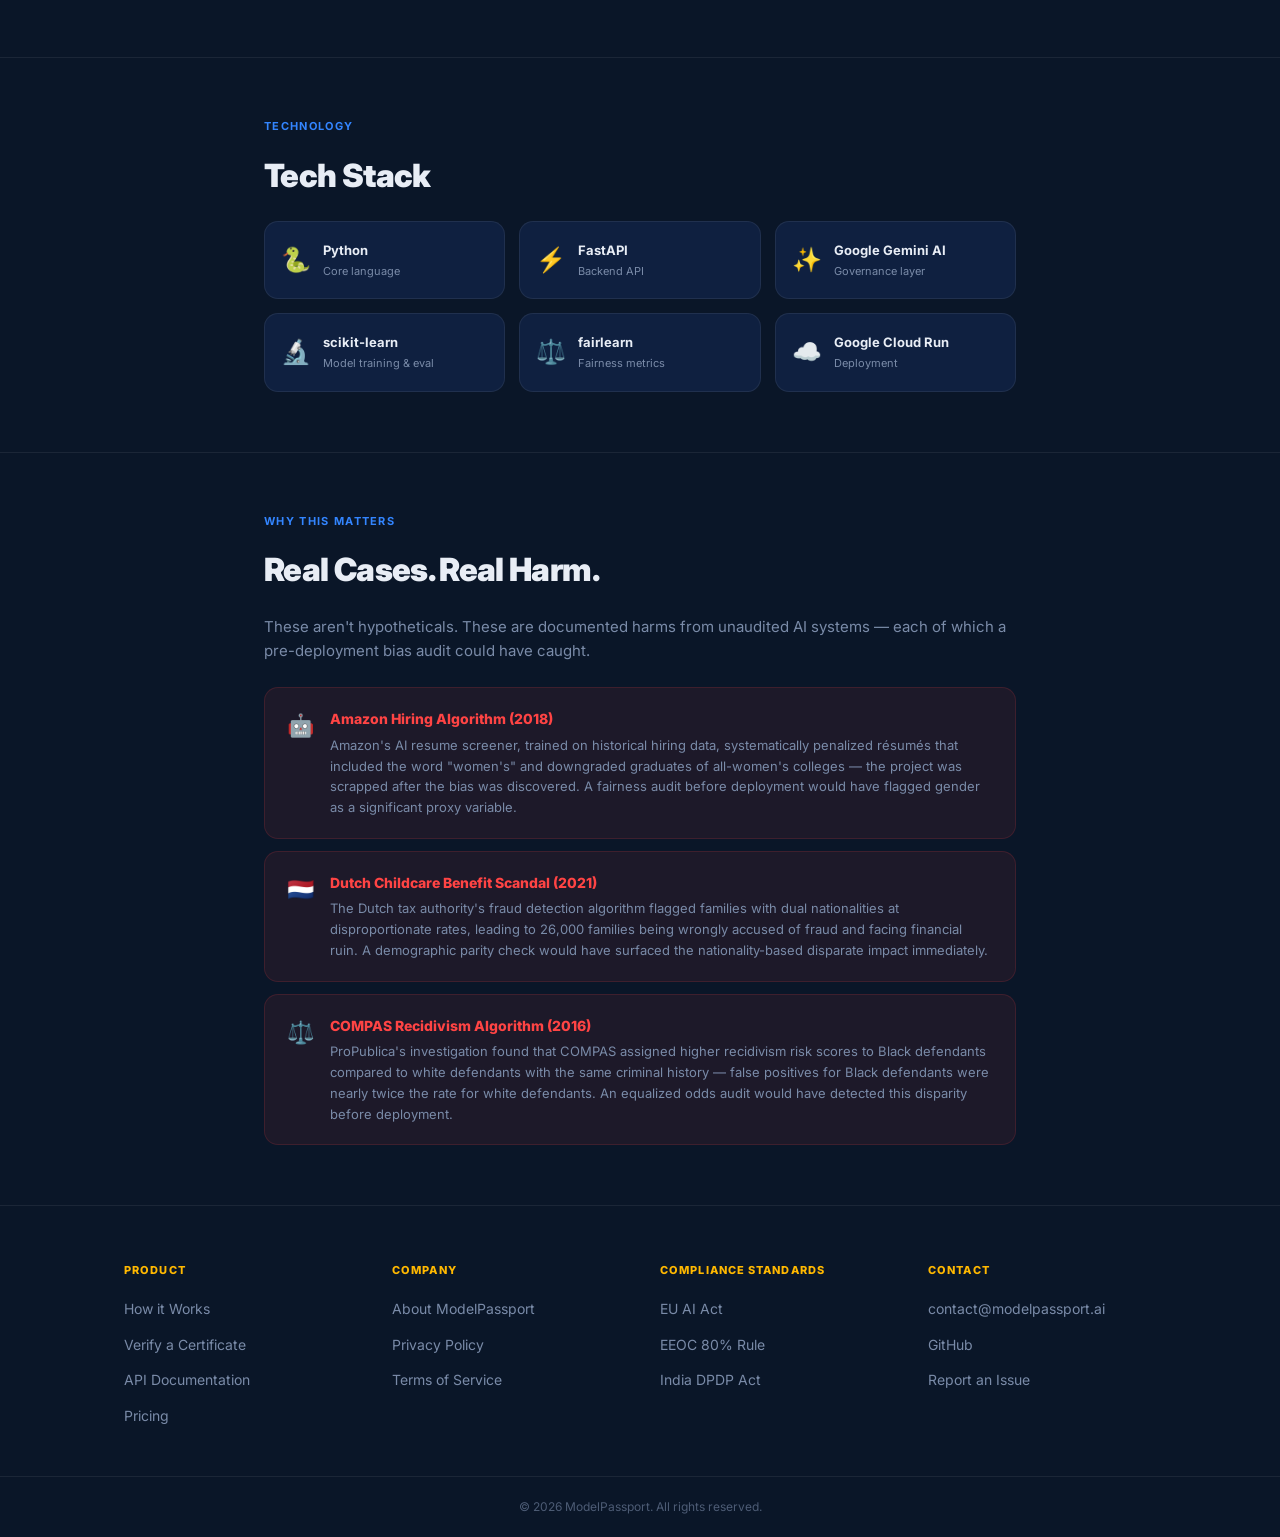
<file: frontend/about.html>
<!DOCTYPE html>
<html lang="en">

<head>
  <meta charset="UTF-8" />
  <meta name="viewport" content="width=device-width, initial-scale=1.0" />
  <title>About ModelPassport — AI Bias Certification Platform</title>
  <meta name="description" content="ModelPassport was built for Google Solution Challenge 2026 to address the critical gap in AI governance. Learn about the mission, founder, and technology." />

  <link rel="preconnect" href="https://fonts.googleapis.com" />
  <link rel="preconnect" href="https://fonts.gstatic.com" crossorigin />
  <link href="https://fonts.googleapis.com/css2?family=Inter:wght@300;400;500;600;700;800;900&family=JetBrains+Mono:wght@400;500;700&display=swap" rel="stylesheet" />

  <style>
    :root {
      --navy: #0A1628; --navy-light: #0D1F3C; --navy-card: #0F2040;
      --blue: #0066FF; --blue-glow: rgba(0,102,255,0.22); --blue-soft: rgba(0,102,255,0.08); --blue-light: #3385FF;
      --gold: #FFB800; --gold-glow: rgba(255,184,0,0.18); --gold-soft: rgba(255,184,0,0.07);
      --success: #00C48C; --success-bg: rgba(0,196,140,0.08);
      --fail: #FF4444; --fail-bg: rgba(255,68,68,0.08);
      --text: #E8EDF5; --text-muted: #7A8BA8; --border: rgba(255,255,255,0.07);
      --r-sm: 8px; --r: 14px; --r-lg: 20px;
      --ease: 0.25s cubic-bezier(.4,0,.2,1);
    }
    *, *::before, *::after { box-sizing: border-box; margin: 0; padding: 0; }
    html { scroll-behavior: smooth; -webkit-font-smoothing: antialiased; }
    body { font-family: 'Inter', sans-serif; background: var(--navy); color: var(--text); min-height: 100vh; overflow-x: hidden; line-height: 1.6; }
    ::selection { background: var(--blue); color: #fff; }

    body::before {
      content: ''; position: fixed; inset: 0; pointer-events: none; z-index: 0;
      background-image:
        radial-gradient(ellipse 80% 50% at 15% 5%, rgba(0,102,255,.09) 0%, transparent 60%),
        radial-gradient(ellipse 60% 40% at 85% 90%, rgba(255,184,0,.05) 0%, transparent 60%),
        linear-gradient(rgba(255,255,255,.013) 1px, transparent 1px),
        linear-gradient(90deg, rgba(255,255,255,.013) 1px, transparent 1px);
      background-size: 100% 100%, 100% 100%, 56px 56px, 56px 56px;
    }

    .site-nav { position: sticky; top: 0; z-index: 100; background: rgba(10,22,40,0.88); backdrop-filter: blur(20px); border-bottom: 1px solid var(--border); }
    .nav-inner { max-width: 1080px; margin: 0 auto; padding: 0 24px; display: flex; align-items: center; justify-content: space-between; height: 60px; position: relative; z-index: 1; }
    .nav-logo { font-size: 18px; font-weight: 900; color: var(--gold); text-decoration: none; letter-spacing: -.02em; }
    .nav-logo span { color: var(--text); opacity: .65; }
    .nav-links { display: flex; align-items: center; gap: 28px; list-style: none; }
    .nav-links a { font-size: 14px; font-weight: 500; color: var(--text-muted); text-decoration: none; transition: color var(--ease); }
    .nav-links a:hover { color: var(--text); }
    .nav-links a.active { color: var(--blue-light); }
    .nav-cta { padding: 8px 18px; background: var(--blue); border-radius: var(--r-sm); color: #fff !important; font-weight: 700 !important; }
    .nav-cta:hover { background: #0052cc !important; box-shadow: 0 0 20px var(--blue-glow); }

    .wrap { max-width: 800px; margin: 0 auto; padding: 0 24px; position: relative; z-index: 1; }
    .wrap--lg { max-width: 1080px; margin: 0 auto; padding: 0 24px; position: relative; z-index: 1; }

    /* Hero */
    .hero { padding: 80px 0 60px; text-align: center; }
    .hero__pill { display: inline-flex; align-items: center; gap: 8px; background: rgba(0,102,255,.1); border: 1px solid rgba(0,102,255,.28); border-radius: 100px; padding: 6px 16px; font-size: 11px; font-weight: 700; letter-spacing: .09em; text-transform: uppercase; color: var(--blue-light); margin-bottom: 24px; }
    .hero__pill-dot { width: 7px; height: 7px; border-radius: 50%; background: var(--blue-light); animation: blink 2s ease-in-out infinite; }
    @keyframes blink { 0%, 100% { opacity: 1; transform: scale(1); } 50% { opacity: .4; transform: scale(.75); } }
    .hero h1 { font-size: clamp(32px, 5vw, 54px); font-weight: 900; letter-spacing: -.03em; line-height: 1.1; margin-bottom: 20px; }
    .hero h1 em { color: var(--gold); font-style: normal; }
    .hero__sub { font-size: 17px; color: var(--text-muted); max-width: 540px; margin: 0 auto; line-height: 1.7; }

    /* Section */
    .section { padding: 60px 0; }
    .section-label { font-size: 11px; font-weight: 700; letter-spacing: .12em; text-transform: uppercase; color: var(--blue-light); margin-bottom: 14px; }
    .section h2 { font-size: clamp(22px, 3vw, 32px); font-weight: 900; letter-spacing: -.02em; margin-bottom: 20px; }

    /* Mission card */
    .mission-card {
      background: var(--navy-card);
      border: 1px solid rgba(255,184,0,.16);
      border-radius: var(--r-lg);
      padding: 40px;
      position: relative; overflow: hidden;
    }

    .mission-card::before {
      content: '"'; position: absolute; top: -10px; left: 24px;
      font-size: 120px; font-weight: 900; color: rgba(255,184,0,.06);
      line-height: 1; pointer-events: none;
    }

    .mission-card p {
      font-size: 20px; font-weight: 600; line-height: 1.7;
      color: var(--text);
    }

    .mission-card p em { color: var(--gold); font-style: normal; }

    /* Origin story */
    .origin-card {
      background: var(--navy-card); border: 1px solid var(--border);
      border-radius: var(--r-lg); padding: 32px;
      margin-top: 20px;
    }

    .origin-card p { font-size: 15px; color: var(--text-muted); line-height: 1.8; margin-bottom: 12px; }

    .badge-google {
      display: inline-flex; align-items: center; gap: 8px;
      background: rgba(255,255,255,.04); border: 1px solid rgba(255,255,255,.1);
      border-radius: 100px; padding: 8px 16px;
      font-size: 12px; font-weight: 700; color: var(--text-muted);
      margin-top: 8px;
    }

    /* Founder */
    .founder-card {
      background: var(--navy-card); border: 1px solid rgba(0,102,255,.18);
      border-radius: var(--r-lg); padding: 36px;
      display: grid; grid-template-columns: auto 1fr; gap: 28px;
      align-items: start;
    }

    .founder-avatar {
      width: 88px; height: 88px; border-radius: 50%;
      background: linear-gradient(135deg, var(--blue) 0%, #A855F7 100%);
      display: flex; align-items: center; justify-content: center;
      font-size: 32px; font-weight: 900; color: #fff;
      flex-shrink: 0;
      box-shadow: 0 0 30px rgba(0,102,255,.3);
    }

    .founder-body__name { font-size: 22px; font-weight: 900; margin-bottom: 4px; }
    .founder-body__role { font-size: 13px; font-weight: 600; color: var(--blue-light); text-transform: uppercase; letter-spacing: .07em; margin-bottom: 16px; }
    .founder-body p { font-size: 14px; color: var(--text-muted); line-height: 1.7; margin-bottom: 8px; }

    .founder-links { display: flex; gap: 10px; margin-top: 16px; flex-wrap: wrap; }

    .founder-link {
      display: inline-flex; align-items: center; gap: 7px;
      padding: 8px 16px; background: rgba(255,255,255,.04);
      border: 1px solid var(--border); border-radius: var(--r-sm);
      font-size: 13px; font-weight: 600; color: var(--text-muted);
      text-decoration: none; transition: color var(--ease), border-color var(--ease);
    }

    .founder-link:hover { color: var(--text); border-color: rgba(255,255,255,.15); }

    /* Tech stack */
    .tech-grid {
      display: grid; grid-template-columns: repeat(3, 1fr); gap: 14px;
      margin-top: 8px;
    }

    .tech-chip {
      background: var(--navy-card); border: 1px solid var(--border);
      border-radius: var(--r); padding: 18px 16px;
      display: flex; align-items: center; gap: 12px;
      transition: border-color var(--ease), transform var(--ease);
    }

    .tech-chip:hover { border-color: var(--blue); transform: translateY(-2px); }

    .tech-chip__ico { font-size: 24px; flex-shrink: 0; }

    .tech-chip__name { font-size: 13px; font-weight: 700; margin-bottom: 2px; }
    .tech-chip__role { font-size: 11px; color: var(--text-muted); }

    /* Impact */
    .impact-cards { display: flex; flex-direction: column; gap: 12px; margin-top: 8px; }

    .impact-card {
      background: var(--fail-bg); border: 1px solid rgba(255,68,68,.15);
      border-radius: var(--r); padding: 20px 22px;
      display: grid; grid-template-columns: auto 1fr; gap: 16px; align-items: start;
    }

    .impact-card__ico { font-size: 22px; }
    .impact-card__title { font-size: 14px; font-weight: 800; color: var(--fail); margin-bottom: 4px; }
    .impact-card__desc { font-size: 13px; color: var(--text-muted); line-height: 1.6; }

    /* Divider */
    .divider { height: 1px; background: var(--border); }

    /* Footer */
    .site-footer { border-top: 1px solid var(--border); padding: 56px 0 0; position: relative; z-index: 1; }
    .footer-grid { display: grid; grid-template-columns: repeat(4, 1fr); gap: 40px; padding-bottom: 48px; }
    .footer-col__title { font-size: 11px; font-weight: 800; letter-spacing: .1em; text-transform: uppercase; color: var(--gold); margin-bottom: 16px; }
    .footer-col ul { list-style: none; display: flex; flex-direction: column; gap: 10px; }
    .footer-col ul li a { font-size: 14px; color: var(--text-muted); text-decoration: none; transition: color var(--ease); }
    .footer-col ul li a:hover { color: var(--text); }
    .footer-bar { border-top: 1px solid var(--border); padding: 20px 0; text-align: center; }
    .footer-bar p { font-size: 12px; color: rgba(122,139,168,.6); }

    @media(max-width:768px) {
      .tech-grid { grid-template-columns: 1fr 1fr; }
      .founder-card { grid-template-columns: 1fr; }
      .founder-avatar { width: 64px; height: 64px; font-size: 24px; }
      .nav-links { display: none; }
    }

    @media(max-width:580px) {
      .footer-grid { grid-template-columns: 1fr 1fr; gap: 28px; }
      .tech-grid { grid-template-columns: 1fr; }
    }

    @media(max-width:400px) { .footer-grid { grid-template-columns: 1fr; } }
  </style>
</head>

<body>

  <nav class="site-nav" role="navigation" aria-label="Main navigation">
    <div class="nav-inner">
      <a href="index.html" class="nav-logo" id="nav-logo">Model<span>Passport</span></a>
      <ul class="nav-links">
        <li><a href="how-it-works.html" id="nav-how">How it Works</a></li>
        <li><a href="verify.html" id="nav-verify">Verify</a></li>
        <li><a href="pricing.html" id="nav-pricing">Pricing</a></li>
        <li><a href="about.html" class="active" id="nav-about">About</a></li>
        <li><a href="api-docs.html" id="nav-api">API Docs</a></li>
        <li><a href="index.html" class="nav-cta" id="nav-run-audit">Run Audit</a></li>
      </ul>
    </div>
  </nav>

  <header>
    <div class="wrap">
      <div class="hero">
        <div class="hero__pill">
          <div class="hero__pill-dot"></div>
          Our Story
        </div>
        <h1>About <em>ModelPassport</em></h1>
        <p class="hero__sub">Built for the Google Solution Challenge 2026. Designed to make AI accountability real, measurable, and verifiable.</p>
      </div>
    </div>
  </header>

  <main>
    <!-- Mission -->
    <div class="divider"></div>
    <section class="section">
      <div class="wrap">
        <div class="section-label">Our Mission</div>
        <div class="mission-card">
          <p><em>AI is making decisions about your loan, your job, your healthcare.</em> ModelPassport ensures those decisions are fair — and that organizations can prove it.</p>
        </div>
        <div class="origin-card">
          <p>We live in a world where an algorithm trained on historical data decides whether you get a mortgage, whether you pass a resume screen, whether you receive priority medical care. These models operate invisibly, at scale, affecting millions of lives — often those least able to challenge the outcome.</p>
          <p>The governance gap is real: organizations want to deploy AI responsibly but lack tooling to audit it objectively. Regulators want to enforce fairness but lack the technical standards to measure it. Citizens want accountability but have no way to verify claims. ModelPassport addresses all three.</p>
          <div class="badge-google">
            🏆 &nbsp; Built for Google Solution Challenge 2026 — Unbiased AI Decision Theme
          </div>
        </div>
      </div>
    </section>

    <!-- Founder -->
    <div class="divider"></div>
    <section class="section">
      <div class="wrap">
        <div class="section-label">The Builder</div>
        <h2>Meet the Founder</h2>
        <div class="founder-card">
          <div class="founder-avatar">S</div>
          <div class="founder-body">
            <div class="founder-body__name">Shivam Kumar S</div>
            <div class="founder-body__role">Founder &amp; Developer</div>
            <p>Final-year Computer Science student with a focus on Python, AI/ML, and backend systems. Built ModelPassport end-to-end — from FastAPI backend to four-layer audit pipeline to the frontend interface you're reading right now.</p>
            <p>Passionate about the intersection of technology and social equity. Believes that the most powerful thing you can build is a system that holds other systems accountable.</p>
            <div class="founder-links">
              <a href="https://github.com/Skully232" class="founder-link" target="_blank" rel="noopener" id="founder-github">
                <svg width="14" height="14" viewBox="0 0 24 24" fill="currentColor"><path d="M12 .297c-6.63 0-12 5.373-12 12 0 5.303 3.438 9.8 8.205 11.385.6.113.82-.258.82-.577 0-.285-.01-1.04-.015-2.04-3.338.724-4.042-1.61-4.042-1.61C4.422 18.07 3.633 17.7 3.633 17.7c-1.087-.744.084-.729.084-.729 1.205.084 1.838 1.236 1.838 1.236 1.07 1.835 2.809 1.305 3.495.998.108-.776.417-1.305.76-1.605-2.665-.3-5.466-1.332-5.466-5.93 0-1.31.465-2.38 1.235-3.22-.135-.303-.54-1.523.105-3.176 0 0 1.005-.322 3.3 1.23.96-.267 1.98-.399 3-.405 1.02.006 2.04.138 3 .405 2.28-1.552 3.285-1.23 3.285-1.23.645 1.653.24 2.873.12 3.176.765.84 1.23 1.91 1.23 3.22 0 4.61-2.805 5.625-5.475 5.92.42.36.81 1.096.81 2.22 0 1.606-.015 2.896-.015 3.286 0 .315.21.69.825.57C20.565 22.092 24 17.592 24 12.297c0-6.627-5.373-12-12-12"/></svg>
                github.com/Skully232
              </a>
              <a href="mailto:contact@modelpassport.ai" class="founder-link" id="founder-email">
                <svg width="14" height="14" viewBox="0 0 24 24" fill="none" stroke="currentColor" stroke-width="2" stroke-linecap="round" stroke-linejoin="round"><rect width="20" height="16" x="2" y="4" rx="2"/><path d="m22 7-8.97 5.7a1.94 1.94 0 0 1-2.06 0L2 7"/></svg>
                contact@modelpassport.ai
              </a>
            </div>
          </div>
        </div>
      </div>
    </section>

    <!-- Tech Stack -->
    <div class="divider"></div>
    <section class="section">
      <div class="wrap">
        <div class="section-label">Technology</div>
        <h2>Tech Stack</h2>
        <div class="tech-grid">
          <div class="tech-chip">
            <div class="tech-chip__ico">🐍</div>
            <div>
              <div class="tech-chip__name">Python</div>
              <div class="tech-chip__role">Core language</div>
            </div>
          </div>
          <div class="tech-chip">
            <div class="tech-chip__ico">⚡</div>
            <div>
              <div class="tech-chip__name">FastAPI</div>
              <div class="tech-chip__role">Backend API</div>
            </div>
          </div>
          <div class="tech-chip">
            <div class="tech-chip__ico">✨</div>
            <div>
              <div class="tech-chip__name">Google Gemini AI</div>
              <div class="tech-chip__role">Governance layer</div>
            </div>
          </div>
          <div class="tech-chip">
            <div class="tech-chip__ico">🔬</div>
            <div>
              <div class="tech-chip__name">scikit-learn</div>
              <div class="tech-chip__role">Model training &amp; eval</div>
            </div>
          </div>
          <div class="tech-chip">
            <div class="tech-chip__ico">⚖️</div>
            <div>
              <div class="tech-chip__name">fairlearn</div>
              <div class="tech-chip__role">Fairness metrics</div>
            </div>
          </div>
          <div class="tech-chip">
            <div class="tech-chip__ico">☁️</div>
            <div>
              <div class="tech-chip__name">Google Cloud Run</div>
              <div class="tech-chip__role">Deployment</div>
            </div>
          </div>
        </div>
      </div>
    </section>

    <!-- Impact -->
    <div class="divider"></div>
    <section class="section">
      <div class="wrap">
        <div class="section-label">Why This Matters</div>
        <h2>Real Cases. Real Harm.</h2>
        <p style="font-size:15px;color:var(--text-muted);margin-bottom:24px;">These aren't hypotheticals. These are documented harms from unaudited AI systems — each of which a pre-deployment bias audit could have caught.</p>
        <div class="impact-cards">
          <div class="impact-card">
            <div class="impact-card__ico">🤖</div>
            <div>
              <div class="impact-card__title">Amazon Hiring Algorithm (2018)</div>
              <div class="impact-card__desc">Amazon's AI resume screener, trained on historical hiring data, systematically penalized résumés that included the word "women's" and downgraded graduates of all-women's colleges — the project was scrapped after the bias was discovered. A fairness audit before deployment would have flagged gender as a significant proxy variable.</div>
            </div>
          </div>
          <div class="impact-card">
            <div class="impact-card__ico">🇳🇱</div>
            <div>
              <div class="impact-card__title">Dutch Childcare Benefit Scandal (2021)</div>
              <div class="impact-card__desc">The Dutch tax authority's fraud detection algorithm flagged families with dual nationalities at disproportionate rates, leading to 26,000 families being wrongly accused of fraud and facing financial ruin. A demographic parity check would have surfaced the nationality-based disparate impact immediately.</div>
            </div>
          </div>
          <div class="impact-card">
            <div class="impact-card__ico">⚖️</div>
            <div>
              <div class="impact-card__title">COMPAS Recidivism Algorithm (2016)</div>
              <div class="impact-card__desc">ProPublica's investigation found that COMPAS assigned higher recidivism risk scores to Black defendants compared to white defendants with the same criminal history — false positives for Black defendants were nearly twice the rate for white defendants. An equalized odds audit would have detected this disparity before deployment.</div>
            </div>
          </div>
        </div>
      </div>
    </section>
  </main>

  <footer class="site-footer">
    <div class="wrap--lg">
      <div class="footer-grid">
        <div class="footer-col">
          <div class="footer-col__title">Product</div>
          <ul>
            <li><a href="how-it-works.html">How it Works</a></li>
            <li><a href="verify.html">Verify a Certificate</a></li>
            <li><a href="api-docs.html">API Documentation</a></li>
            <li><a href="pricing.html">Pricing</a></li>
          </ul>
        </div>
        <div class="footer-col">
          <div class="footer-col__title">Company</div>
          <ul>
            <li><a href="about.html">About ModelPassport</a></li>
            <li><a href="privacy.html">Privacy Policy</a></li>
            <li><a href="terms.html">Terms of Service</a></li>
          </ul>
        </div>
        <div class="footer-col">
          <div class="footer-col__title">Compliance Standards</div>
          <ul>
            <li><a href="#">EU AI Act</a></li>
            <li><a href="#">EEOC 80% Rule</a></li>
            <li><a href="#">India DPDP Act</a></li>
          </ul>
        </div>
        <div class="footer-col">
          <div class="footer-col__title">Contact</div>
          <ul>
            <li><a href="mailto:contact@modelpassport.ai">contact@modelpassport.ai</a></li>
            <li><a href="https://github.com/Skully232" target="_blank" rel="noopener">GitHub</a></li>
            <li><a href="#">Report an Issue</a></li>
          </ul>
        </div>
      </div>
    </div>
    <div class="footer-bar">
      <div class="wrap--lg">
        <p>&copy; 2026 ModelPassport. All rights reserved.</p>
      </div>
    </div>
  </footer>

</body>
</html>
</file>
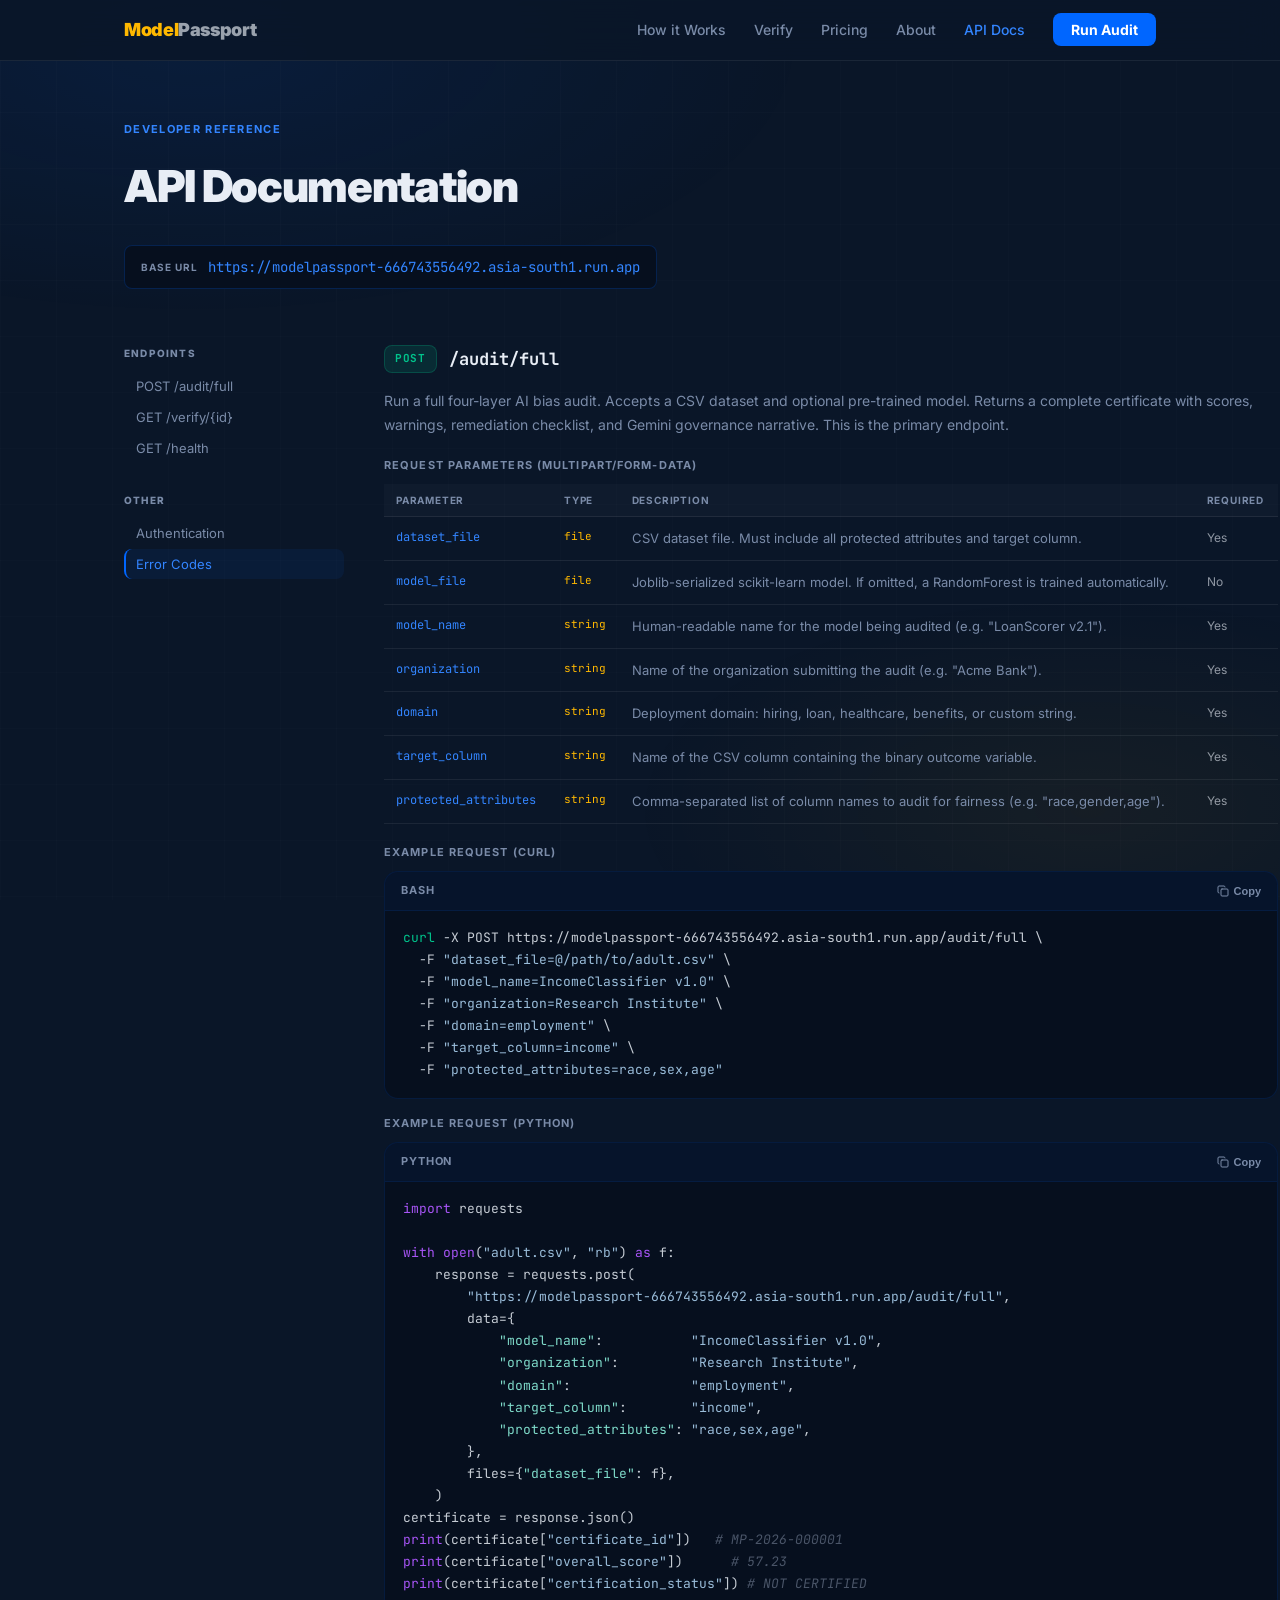
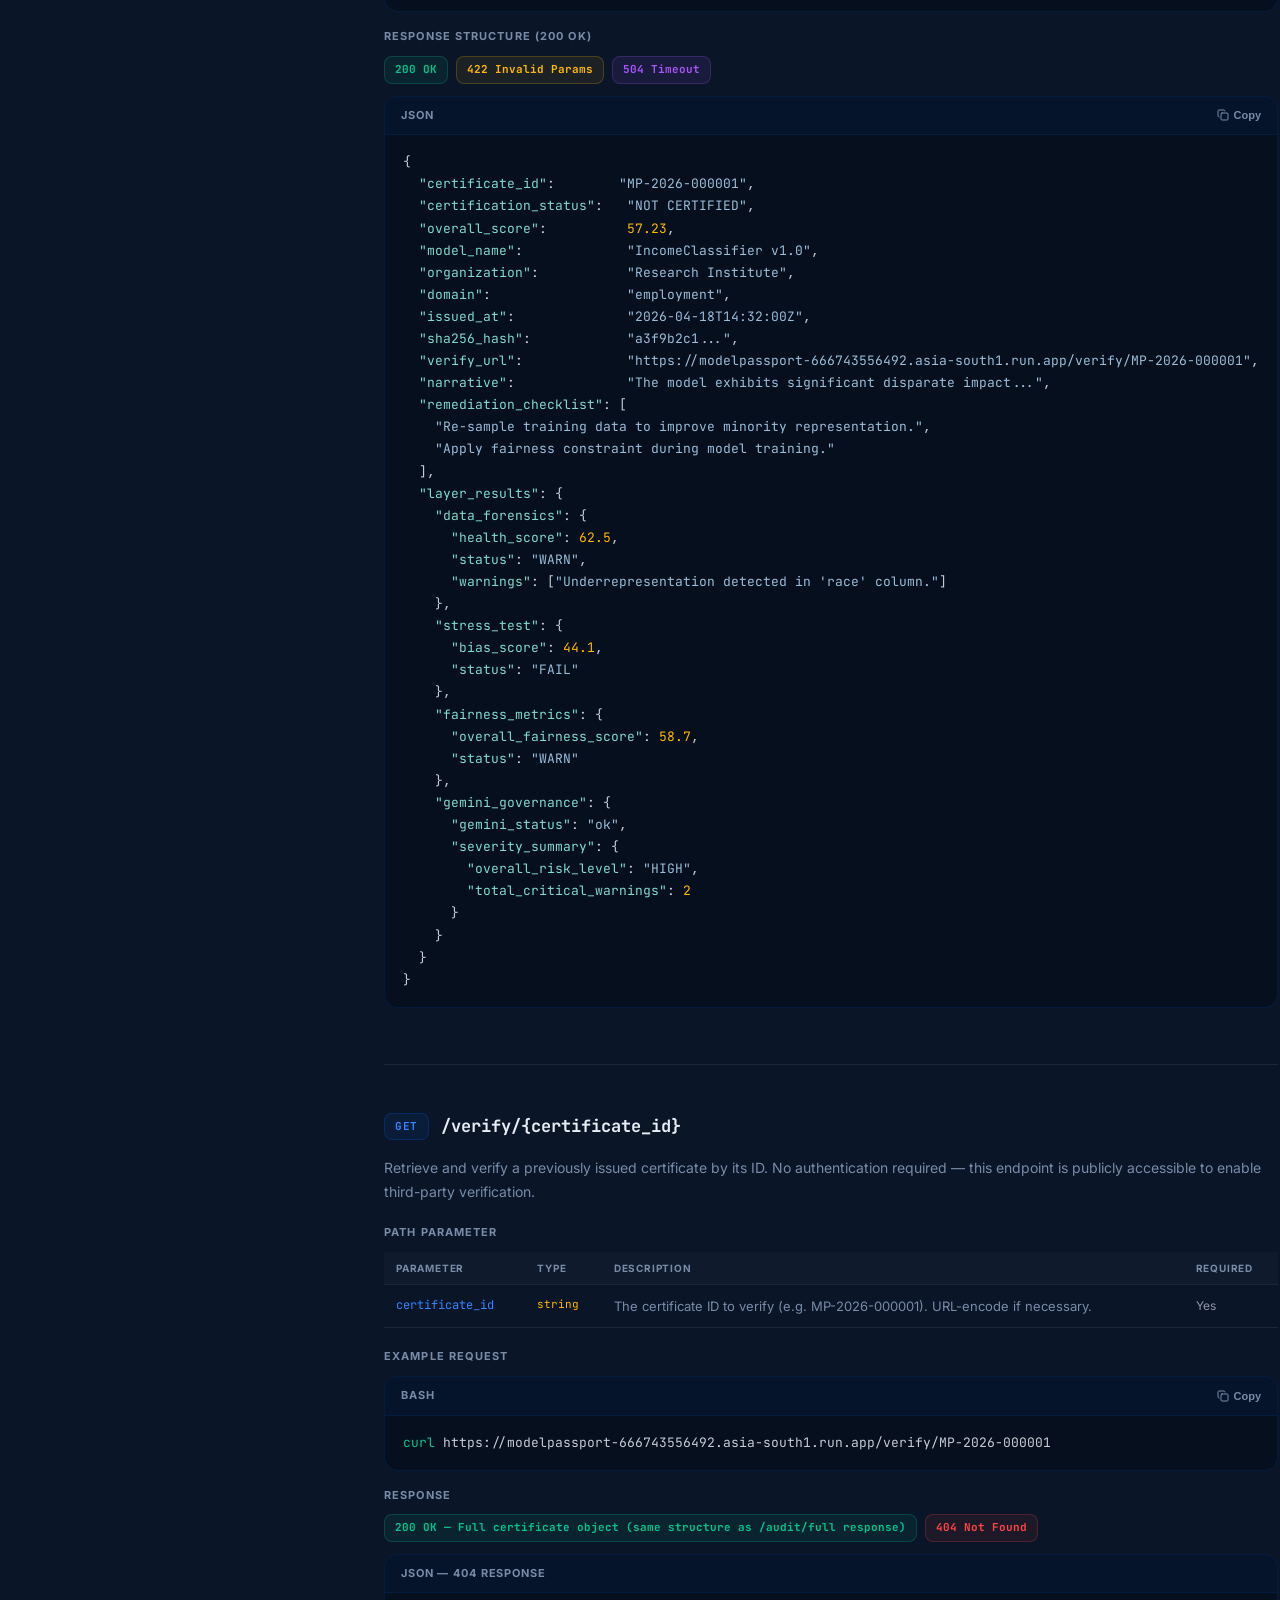
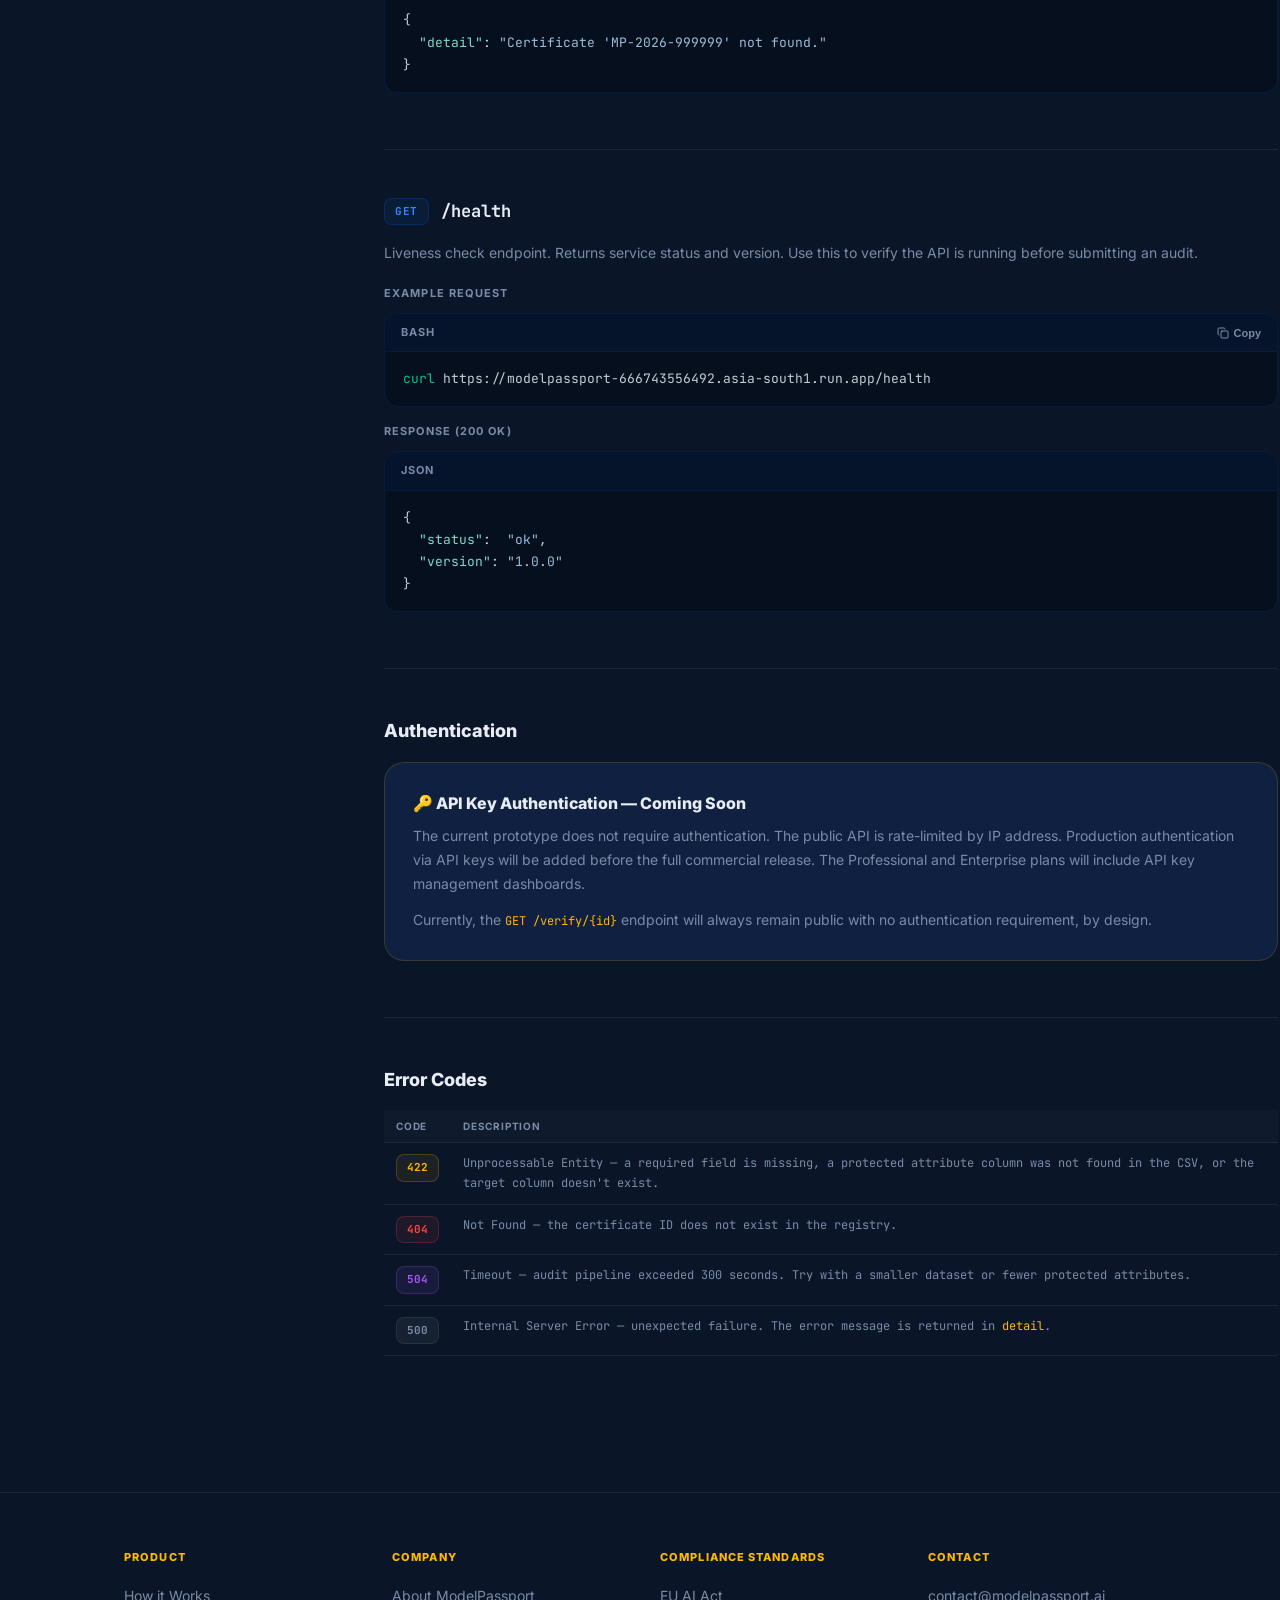
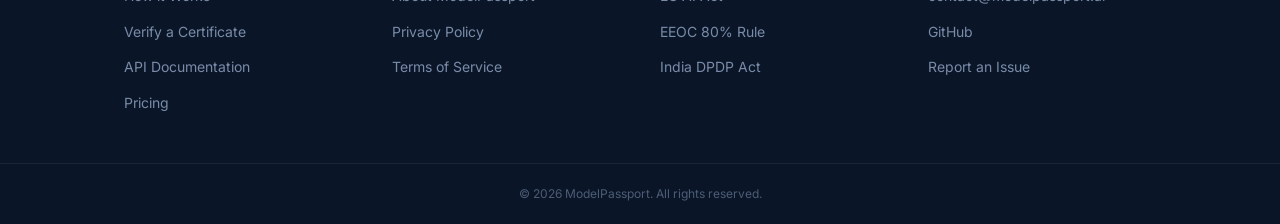
<file: frontend/api-docs.html>
<!DOCTYPE html>
<html lang="en">

<head>
  <meta charset="UTF-8" />
  <meta name="viewport" content="width=device-width, initial-scale=1.0" />
  <title>API Documentation — ModelPassport</title>
  <meta name="description" content="ModelPassport REST API documentation — audit endpoints, verification, health check, and request/response examples." />

  <link rel="preconnect" href="https://fonts.googleapis.com" />
  <link rel="preconnect" href="https://fonts.gstatic.com" crossorigin />
  <link href="https://fonts.googleapis.com/css2?family=Inter:wght@300;400;500;600;700;800;900&family=JetBrains+Mono:wght@400;500;700&display=swap" rel="stylesheet" />

  <style>
    :root {
      --navy: #0A1628; --navy-light: #0D1F3C; --navy-card: #0F2040;
      --blue: #0066FF; --blue-glow: rgba(0,102,255,0.22); --blue-soft: rgba(0,102,255,0.08); --blue-light: #3385FF;
      --gold: #FFB800; --gold-glow: rgba(255,184,0,0.18); --gold-soft: rgba(255,184,0,0.07);
      --success: #00C48C; --success-bg: rgba(0,196,140,0.08);
      --fail: #FF4444; --fail-bg: rgba(255,68,68,0.08);
      --text: #E8EDF5; --text-muted: #7A8BA8; --border: rgba(255,255,255,0.07);
      --code-bg: #060F1E;
      --r-sm: 8px; --r: 14px; --r-lg: 20px;
      --ease: 0.25s cubic-bezier(.4,0,.2,1);
    }
    *, *::before, *::after { box-sizing: border-box; margin: 0; padding: 0; }
    html { scroll-behavior: smooth; -webkit-font-smoothing: antialiased; }
    body { font-family: 'Inter', sans-serif; background: var(--navy); color: var(--text); min-height: 100vh; overflow-x: hidden; line-height: 1.6; }
    ::selection { background: var(--blue); color: #fff; }
    body::before {
      content: ''; position: fixed; inset: 0; pointer-events: none; z-index: 0;
      background-image:
        radial-gradient(ellipse 80% 50% at 15% 5%, rgba(0,102,255,.09) 0%, transparent 60%),
        radial-gradient(ellipse 60% 40% at 85% 90%, rgba(255,184,0,.05) 0%, transparent 60%),
        linear-gradient(rgba(255,255,255,.013) 1px, transparent 1px),
        linear-gradient(90deg, rgba(255,255,255,.013) 1px, transparent 1px);
      background-size: 100% 100%, 100% 100%, 56px 56px, 56px 56px;
    }

    /* Nav */
    .site-nav { position: sticky; top: 0; z-index: 100; background: rgba(10,22,40,0.88); backdrop-filter: blur(20px); border-bottom: 1px solid var(--border); }
    .nav-inner { max-width: 1080px; margin: 0 auto; padding: 0 24px; display: flex; align-items: center; justify-content: space-between; height: 60px; position: relative; z-index: 1; }
    .nav-logo { font-size: 18px; font-weight: 900; color: var(--gold); text-decoration: none; letter-spacing: -.02em; }
    .nav-logo span { color: var(--text); opacity: .65; }
    .nav-links { display: flex; align-items: center; gap: 28px; list-style: none; }
    .nav-links a { font-size: 14px; font-weight: 500; color: var(--text-muted); text-decoration: none; transition: color var(--ease); }
    .nav-links a:hover { color: var(--text); }
    .nav-links a.active { color: var(--blue-light); }
    .nav-cta { padding: 8px 18px; background: var(--blue); border-radius: var(--r-sm); color: #fff !important; font-weight: 700 !important; }
    .nav-cta:hover { background: #0052cc !important; }

    /* Layout — two column */
    .page-wrap { max-width: 1080px; margin: 0 auto; padding: 0 24px; display: grid; grid-template-columns: 220px 1fr; gap: 40px; position: relative; z-index: 1; }
    .wrap--lg { max-width: 1080px; margin: 0 auto; padding: 0 24px; position: relative; z-index: 1; }

    /* Hero single col */
    .hero-wrap { max-width: 1080px; margin: 0 auto; padding: 60px 24px 48px; position: relative; z-index: 1; }
    .hero__eyebrow { font-size: 11px; font-weight: 700; letter-spacing: .12em; text-transform: uppercase; color: var(--blue-light); margin-bottom: 12px; }
    .hero-wrap h1 { font-size: clamp(28px, 4vw, 44px); font-weight: 900; letter-spacing: -.03em; margin-bottom: 12px; }

    .base-url-row {
      display: inline-flex; align-items: center; gap: 10px;
      background: var(--code-bg); border: 1px solid rgba(0,102,255,.22);
      border-radius: var(--r-sm); padding: 10px 16px; margin-top: 12px;
    }
    .base-url-lbl { font-size: 10px; font-weight: 700; letter-spacing: .1em; text-transform: uppercase; color: var(--text-muted); }
    .base-url-val { font-family: 'JetBrains Mono', monospace; font-size: 14px; color: var(--blue-light); }

    /* Sidebar */
    .api-sidebar { padding-top: 8px; }
    .sidebar__section { margin-bottom: 28px; }
    .sidebar__title { font-size: 10px; font-weight: 800; letter-spacing: .12em; text-transform: uppercase; color: var(--text-muted); margin-bottom: 10px; }
    .sidebar__link { display: block; font-size: 13px; color: var(--text-muted); text-decoration: none; padding: 5px 10px; border-radius: var(--r-sm); border-left: 2px solid transparent; transition: color var(--ease), background var(--ease), border-color var(--ease); }
    .sidebar__link:hover { color: var(--text); background: rgba(255,255,255,.03); }
    .sidebar__link.active { color: var(--blue-light); border-left-color: var(--blue); background: var(--blue-soft); }

    /* Main content */
    .api-content { padding: 8px 0 80px; }

    .endpoint-section { margin-bottom: 56px; }

    .endpoint-header {
      display: flex; align-items: center; gap: 12px;
      margin-bottom: 16px;
    }

    .method-badge {
      font-family: 'JetBrains Mono', monospace;
      font-size: 11px; font-weight: 700; letter-spacing: .06em;
      padding: 4px 10px; border-radius: var(--r-sm);
    }
    .method-post { background: rgba(0,196,140,.12); color: var(--success); border: 1px solid rgba(0,196,140,.22); }
    .method-get { background: var(--blue-soft); color: var(--blue-light); border: 1px solid rgba(0,102,255,.22); }

    .endpoint-path {
      font-family: 'JetBrains Mono', monospace;
      font-size: 17px; font-weight: 700; color: var(--text);
    }

    .endpoint-desc { font-size: 14px; color: var(--text-muted); line-height: 1.7; margin-bottom: 20px; }

    /* Params table */
    .params-title { font-size: 11px; font-weight: 700; letter-spacing: .1em; text-transform: uppercase; color: var(--text-muted); margin-bottom: 10px; }

    .params-table { width: 100%; border-collapse: collapse; margin-bottom: 20px; }
    .params-table th { text-align: left; font-size: 10px; font-weight: 700; letter-spacing: .08em; text-transform: uppercase; color: var(--text-muted); padding: 8px 12px; background: rgba(255,255,255,.025); border-bottom: 1px solid var(--border); }
    .params-table td { padding: 11px 12px; font-size: 13px; border-bottom: 1px solid var(--border); vertical-align: top; }
    .params-table td:first-child { font-family: 'JetBrains Mono', monospace; color: var(--blue-light); font-size: 12px; }
    .params-table td:nth-child(2) { color: var(--gold); font-size: 11px; font-family: 'JetBrains Mono', monospace; }
    .params-table td:nth-child(3) { color: var(--text-muted); }
    .params-table td:last-child { font-size: 12px; color: rgba(232,237,245,.6); }

    /* Code block */
    .code-block {
      background: var(--code-bg);
      border: 1px solid rgba(0,102,255,.14);
      border-radius: var(--r);
      overflow: hidden; margin-bottom: 16px;
    }

    .code-block__header {
      display: flex; align-items: center; justify-content: space-between;
      padding: 10px 16px;
      background: rgba(0,102,255,.06);
      border-bottom: 1px solid rgba(0,102,255,.1);
    }

    .code-block__lang { font-size: 11px; font-weight: 700; letter-spacing: .08em; text-transform: uppercase; color: var(--text-muted); }

    .code-block__copy {
      background: none; border: none; cursor: pointer;
      font-size: 11px; font-weight: 600; color: var(--text-muted);
      display: flex; align-items: center; gap: 5px;
      transition: color var(--ease);
    }

    .code-block__copy:hover { color: var(--text); }

    .code-block pre {
      padding: 16px 18px;
      font-family: 'JetBrains Mono', monospace;
      font-size: 13px;
      color: rgba(232,237,245,.85);
      overflow-x: auto;
      line-height: 1.7;
      white-space: pre;
    }

    /* Syntax colors */
    .c-key { color: #7FDBCA; }
    .c-str { color: #9ABDDA; }
    .c-num { color: #FFB800; }
    .c-kw { color: #A855F7; }
    .c-cmt { color: #4A5568; font-style: italic; }
    .c-method { color: var(--success); }
    .c-url { color: var(--blue-light); }

    /* Response badge */
    .response-codes { display: flex; gap: 8px; flex-wrap: wrap; margin-bottom: 12px; }
    .resp-code { font-family: 'JetBrains Mono', monospace; font-size: 11px; font-weight: 700; padding: 4px 10px; border-radius: var(--r-sm); }
    .resp-200 { background: var(--success-bg); color: var(--success); border: 1px solid rgba(0,196,140,.22); }
    .resp-404 { background: var(--fail-bg); color: var(--fail); border: 1px solid rgba(255,68,68,.22); }
    .resp-422 { background: var(--gold-soft); color: var(--gold); border: 1px solid rgba(255,184,0,.22); }
    .resp-504 { background: rgba(168,85,247,.1); color: #A855F7; border: 1px solid rgba(168,85,247,.22); }

    /* Auth section */
    .auth-coming {
      background: var(--navy-card); border: 1px solid rgba(255,184,0,.16);
      border-radius: var(--r-lg); padding: 28px;
    }
    .auth-coming h3 { font-size: 16px; font-weight: 800; margin-bottom: 8px; }
    .auth-coming p { font-size: 14px; color: var(--text-muted); line-height: 1.7; }

    hr.section-div { border: none; border-top: 1px solid var(--border); margin: 48px 0; }

    /* Footer */
    .site-footer { border-top: 1px solid var(--border); padding: 56px 0 0; position: relative; z-index: 1; }
    .footer-grid { display: grid; grid-template-columns: repeat(4, 1fr); gap: 40px; padding-bottom: 48px; }
    .footer-col__title { font-size: 11px; font-weight: 800; letter-spacing: .1em; text-transform: uppercase; color: var(--gold); margin-bottom: 16px; }
    .footer-col ul { list-style: none; display: flex; flex-direction: column; gap: 10px; }
    .footer-col ul li a { font-size: 14px; color: var(--text-muted); text-decoration: none; transition: color var(--ease); }
    .footer-col ul li a:hover { color: var(--text); }
    .footer-bar { border-top: 1px solid var(--border); padding: 20px 0; text-align: center; }
    .footer-bar p { font-size: 12px; color: rgba(122,139,168,.6); }

    @media(max-width:880px) {
      .page-wrap { grid-template-columns: 1fr; }
      .api-sidebar { display: none; }
      .nav-links { display: none; }
    }
    @media(max-width:580px) { .footer-grid { grid-template-columns: 1fr 1fr; gap: 28px; } }
    @media(max-width:400px) { .footer-grid { grid-template-columns: 1fr; } }
  </style>
</head>

<body>

  <nav class="site-nav" role="navigation" aria-label="Main navigation">
    <div class="nav-inner">
      <a href="index.html" class="nav-logo" id="nav-logo">Model<span>Passport</span></a>
      <ul class="nav-links">
        <li><a href="how-it-works.html" id="nav-how">How it Works</a></li>
        <li><a href="verify.html" id="nav-verify">Verify</a></li>
        <li><a href="pricing.html" id="nav-pricing">Pricing</a></li>
        <li><a href="about.html" id="nav-about">About</a></li>
        <li><a href="api-docs.html" class="active" id="nav-api">API Docs</a></li>
        <li><a href="index.html" class="nav-cta" id="nav-run-audit">Run Audit</a></li>
      </ul>
    </div>
  </nav>

  <header>
    <div class="hero-wrap">
      <div class="hero__eyebrow">Developer Reference</div>
      <h1>API Documentation</h1>
      <div class="base-url-row">
        <span class="base-url-lbl">Base URL</span>
        <span class="base-url-val" id="base-url-display">https://modelpassport-666743556492.asia-south1.run.app</span>
      </div>
    </div>
  </header>

  <main>
    <div class="page-wrap">

      <!-- Sidebar -->
      <aside class="api-sidebar" aria-label="API sections">
        <div class="sidebar__section">
          <div class="sidebar__title">Endpoints</div>
          <a href="#audit-full" class="sidebar__link active" id="sidenav-audit-full">POST /audit/full</a>
          <a href="#verify" class="sidebar__link" id="sidenav-verify">GET /verify/{id}</a>
          <a href="#health" class="sidebar__link" id="sidenav-health">GET /health</a>
        </div>
        <div class="sidebar__section">
          <div class="sidebar__title">Other</div>
          <a href="#auth" class="sidebar__link" id="sidenav-auth">Authentication</a>
          <a href="#errors" class="sidebar__link" id="sidenav-errors">Error Codes</a>
        </div>
      </aside>

      <!-- Content -->
      <div class="api-content">

        <!-- POST /audit/full -->
        <section class="endpoint-section" id="audit-full">
          <div class="endpoint-header">
            <span class="method-badge method-post">POST</span>
            <span class="endpoint-path">/audit/full</span>
          </div>
          <p class="endpoint-desc">Run a full four-layer AI bias audit. Accepts a CSV dataset and optional pre-trained model. Returns a complete certificate with scores, warnings, remediation checklist, and Gemini governance narrative. This is the primary endpoint.</p>

          <div class="params-title">Request Parameters (multipart/form-data)</div>
          <table class="params-table">
            <thead>
              <tr><th>Parameter</th><th>Type</th><th>Description</th><th>Required</th></tr>
            </thead>
            <tbody>
              <tr>
                <td>dataset_file</td>
                <td>file</td>
                <td>CSV dataset file. Must include all protected attributes and target column.</td>
                <td>Yes</td>
              </tr>
              <tr>
                <td>model_file</td>
                <td>file</td>
                <td>Joblib-serialized scikit-learn model. If omitted, a RandomForest is trained automatically.</td>
                <td>No</td>
              </tr>
              <tr>
                <td>model_name</td>
                <td>string</td>
                <td>Human-readable name for the model being audited (e.g. "LoanScorer v2.1").</td>
                <td>Yes</td>
              </tr>
              <tr>
                <td>organization</td>
                <td>string</td>
                <td>Name of the organization submitting the audit (e.g. "Acme Bank").</td>
                <td>Yes</td>
              </tr>
              <tr>
                <td>domain</td>
                <td>string</td>
                <td>Deployment domain: hiring, loan, healthcare, benefits, or custom string.</td>
                <td>Yes</td>
              </tr>
              <tr>
                <td>target_column</td>
                <td>string</td>
                <td>Name of the CSV column containing the binary outcome variable.</td>
                <td>Yes</td>
              </tr>
              <tr>
                <td>protected_attributes</td>
                <td>string</td>
                <td>Comma-separated list of column names to audit for fairness (e.g. "race,gender,age").</td>
                <td>Yes</td>
              </tr>
            </tbody>
          </table>

          <div class="params-title">Example Request (curl)</div>
          <div class="code-block" id="code-audit-curl">
            <div class="code-block__header">
              <span class="code-block__lang">bash</span>
              <button class="code-block__copy" onclick="copyCode('code-audit-curl')">
                <svg width="12" height="12" viewBox="0 0 24 24" fill="none" stroke="currentColor" stroke-width="2" stroke-linecap="round" stroke-linejoin="round"><rect width="14" height="14" x="8" y="8" rx="2" ry="2"/><path d="M4 16c-1.1 0-2-.9-2-2V4c0-1.1.9-2 2-2h10c1.1 0 2 .9 2 2"/></svg>
                Copy
              </button>
            </div>
            <pre id="code-audit-curl-pre"><span class="c-method">curl</span> -X POST https://modelpassport-666743556492.asia-south1.run.app/audit/full \
  -F <span class="c-str">"dataset_file=@/path/to/adult.csv"</span> \
  -F <span class="c-str">"model_name=IncomeClassifier v1.0"</span> \
  -F <span class="c-str">"organization=Research Institute"</span> \
  -F <span class="c-str">"domain=employment"</span> \
  -F <span class="c-str">"target_column=income"</span> \
  -F <span class="c-str">"protected_attributes=race,sex,age"</span></pre>
          </div>

          <div class="params-title">Example Request (Python)</div>
          <div class="code-block" id="code-audit-python">
            <div class="code-block__header">
              <span class="code-block__lang">python</span>
              <button class="code-block__copy" onclick="copyCode('code-audit-python')">
                <svg width="12" height="12" viewBox="0 0 24 24" fill="none" stroke="currentColor" stroke-width="2" stroke-linecap="round" stroke-linejoin="round"><rect width="14" height="14" x="8" y="8" rx="2" ry="2"/><path d="M4 16c-1.1 0-2-.9-2-2V4c0-1.1.9-2 2-2h10c1.1 0 2 .9 2 2"/></svg>
                Copy
              </button>
            </div>
            <pre id="code-audit-python-pre"><span class="c-kw">import</span> requests

<span class="c-kw">with</span> <span class="c-kw">open</span>(<span class="c-str">"adult.csv"</span>, <span class="c-str">"rb"</span>) <span class="c-kw">as</span> f:
    response = requests.post(
        <span class="c-str">"https://modelpassport-666743556492.asia-south1.run.app/audit/full"</span>,
        data={
            <span class="c-key">"model_name"</span>:           <span class="c-str">"IncomeClassifier v1.0"</span>,
            <span class="c-key">"organization"</span>:         <span class="c-str">"Research Institute"</span>,
            <span class="c-key">"domain"</span>:               <span class="c-str">"employment"</span>,
            <span class="c-key">"target_column"</span>:        <span class="c-str">"income"</span>,
            <span class="c-key">"protected_attributes"</span>: <span class="c-str">"race,sex,age"</span>,
        },
        files={<span class="c-key">"dataset_file"</span>: f},
    )
certificate = response.json()
<span class="c-kw">print</span>(certificate[<span class="c-str">"certificate_id"</span>])   <span class="c-cmt"># MP-2026-000001</span>
<span class="c-kw">print</span>(certificate[<span class="c-str">"overall_score"</span>])      <span class="c-cmt"># 57.23</span>
<span class="c-kw">print</span>(certificate[<span class="c-str">"certification_status"</span>]) <span class="c-cmt"># NOT CERTIFIED</span></pre>
          </div>

          <div class="params-title">Response Structure (200 OK)</div>
          <div class="response-codes">
            <span class="resp-code resp-200">200 OK</span>
            <span class="resp-code resp-422">422 Invalid Params</span>
            <span class="resp-code resp-504">504 Timeout</span>
          </div>
          <div class="code-block" id="code-audit-response">
            <div class="code-block__header">
              <span class="code-block__lang">json</span>
              <button class="code-block__copy" onclick="copyCode('code-audit-response')">
                <svg width="12" height="12" viewBox="0 0 24 24" fill="none" stroke="currentColor" stroke-width="2" stroke-linecap="round" stroke-linejoin="round"><rect width="14" height="14" x="8" y="8" rx="2" ry="2"/><path d="M4 16c-1.1 0-2-.9-2-2V4c0-1.1.9-2 2-2h10c1.1 0 2 .9 2 2"/></svg>
                Copy
              </button>
            </div>
            <pre id="code-audit-response-pre">{
  <span class="c-key">"certificate_id"</span>:        <span class="c-str">"MP-2026-000001"</span>,
  <span class="c-key">"certification_status"</span>:   <span class="c-str">"NOT CERTIFIED"</span>,
  <span class="c-key">"overall_score"</span>:          <span class="c-num">57.23</span>,
  <span class="c-key">"model_name"</span>:             <span class="c-str">"IncomeClassifier v1.0"</span>,
  <span class="c-key">"organization"</span>:           <span class="c-str">"Research Institute"</span>,
  <span class="c-key">"domain"</span>:                 <span class="c-str">"employment"</span>,
  <span class="c-key">"issued_at"</span>:              <span class="c-str">"2026-04-18T14:32:00Z"</span>,
  <span class="c-key">"sha256_hash"</span>:            <span class="c-str">"a3f9b2c1..."</span>,
  <span class="c-key">"verify_url"</span>:             <span class="c-str">"https://modelpassport-666743556492.asia-south1.run.app/verify/MP-2026-000001"</span>,
  <span class="c-key">"narrative"</span>:              <span class="c-str">"The model exhibits significant disparate impact..."</span>,
  <span class="c-key">"remediation_checklist"</span>: [
    <span class="c-str">"Re-sample training data to improve minority representation."</span>,
    <span class="c-str">"Apply fairness constraint during model training."</span>
  ],
  <span class="c-key">"layer_results"</span>: {
    <span class="c-key">"data_forensics"</span>: {
      <span class="c-key">"health_score"</span>: <span class="c-num">62.5</span>,
      <span class="c-key">"status"</span>: <span class="c-str">"WARN"</span>,
      <span class="c-key">"warnings"</span>: [<span class="c-str">"Underrepresentation detected in 'race' column."</span>]
    },
    <span class="c-key">"stress_test"</span>: {
      <span class="c-key">"bias_score"</span>: <span class="c-num">44.1</span>,
      <span class="c-key">"status"</span>: <span class="c-str">"FAIL"</span>
    },
    <span class="c-key">"fairness_metrics"</span>: {
      <span class="c-key">"overall_fairness_score"</span>: <span class="c-num">58.7</span>,
      <span class="c-key">"status"</span>: <span class="c-str">"WARN"</span>
    },
    <span class="c-key">"gemini_governance"</span>: {
      <span class="c-key">"gemini_status"</span>: <span class="c-str">"ok"</span>,
      <span class="c-key">"severity_summary"</span>: {
        <span class="c-key">"overall_risk_level"</span>: <span class="c-str">"HIGH"</span>,
        <span class="c-key">"total_critical_warnings"</span>: <span class="c-num">2</span>
      }
    }
  }
}</pre>
          </div>
        </section>

        <hr class="section-div">

        <!-- GET /verify/{id} -->
        <section class="endpoint-section" id="verify">
          <div class="endpoint-header">
            <span class="method-badge method-get">GET</span>
            <span class="endpoint-path">/verify/{certificate_id}</span>
          </div>
          <p class="endpoint-desc">Retrieve and verify a previously issued certificate by its ID. No authentication required — this endpoint is publicly accessible to enable third-party verification.</p>

          <div class="params-title">Path Parameter</div>
          <table class="params-table">
            <thead>
              <tr><th>Parameter</th><th>Type</th><th>Description</th><th>Required</th></tr>
            </thead>
            <tbody>
              <tr>
                <td>certificate_id</td>
                <td>string</td>
                <td>The certificate ID to verify (e.g. MP-2026-000001). URL-encode if necessary.</td>
                <td>Yes</td>
              </tr>
            </tbody>
          </table>

          <div class="params-title">Example Request</div>
          <div class="code-block" id="code-verify-curl">
            <div class="code-block__header">
              <span class="code-block__lang">bash</span>
              <button class="code-block__copy" onclick="copyCode('code-verify-curl')">
                <svg width="12" height="12" viewBox="0 0 24 24" fill="none" stroke="currentColor" stroke-width="2" stroke-linecap="round" stroke-linejoin="round"><rect width="14" height="14" x="8" y="8" rx="2" ry="2"/><path d="M4 16c-1.1 0-2-.9-2-2V4c0-1.1.9-2 2-2h10c1.1 0 2 .9 2 2"/></svg>
                Copy
              </button>
            </div>
            <pre id="code-verify-curl-pre"><span class="c-method">curl</span> https://modelpassport-666743556492.asia-south1.run.app/verify/MP-2026-000001</pre>
          </div>

          <div class="params-title">Response</div>
          <div class="response-codes">
            <span class="resp-code resp-200">200 OK — Full certificate object (same structure as /audit/full response)</span>
            <span class="resp-code resp-404">404 Not Found</span>
          </div>
          <div class="code-block" id="code-verify-404">
            <div class="code-block__header">
              <span class="code-block__lang">json — 404 Response</span>
            </div>
            <pre id="code-verify-404-pre">{
  <span class="c-key">"detail"</span>: <span class="c-str">"Certificate 'MP-2026-999999' not found."</span>
}</pre>
          </div>
        </section>

        <hr class="section-div">

        <!-- GET /health -->
        <section class="endpoint-section" id="health">
          <div class="endpoint-header">
            <span class="method-badge method-get">GET</span>
            <span class="endpoint-path">/health</span>
          </div>
          <p class="endpoint-desc">Liveness check endpoint. Returns service status and version. Use this to verify the API is running before submitting an audit.</p>

          <div class="params-title">Example Request</div>
          <div class="code-block" id="code-health">
            <div class="code-block__header">
              <span class="code-block__lang">bash</span>
              <button class="code-block__copy" onclick="copyCode('code-health')">
                <svg width="12" height="12" viewBox="0 0 24 24" fill="none" stroke="currentColor" stroke-width="2" stroke-linecap="round" stroke-linejoin="round"><rect width="14" height="14" x="8" y="8" rx="2" ry="2"/><path d="M4 16c-1.1 0-2-.9-2-2V4c0-1.1.9-2 2-2h10c1.1 0 2 .9 2 2"/></svg>
                Copy
              </button>
            </div>
            <pre id="code-health-pre"><span class="c-method">curl</span> https://modelpassport-666743556492.asia-south1.run.app/health</pre>
          </div>

          <div class="params-title">Response (200 OK)</div>
          <div class="code-block" id="code-health-resp">
            <div class="code-block__header"><span class="code-block__lang">json</span></div>
            <pre id="code-health-resp-pre">{
  <span class="c-key">"status"</span>:  <span class="c-str">"ok"</span>,
  <span class="c-key">"version"</span>: <span class="c-str">"1.0.0"</span>
}</pre>
          </div>
        </section>

        <hr class="section-div">

        <!-- Auth -->
        <section class="endpoint-section" id="auth">
          <h2 style="font-size:18px;font-weight:800;margin-bottom:16px;">Authentication</h2>
          <div class="auth-coming">
            <h3>🔑 API Key Authentication — Coming Soon</h3>
            <p>The current prototype does not require authentication. The public API is rate-limited by IP address. Production authentication via API keys will be added before the full commercial release. The Professional and Enterprise plans will include API key management dashboards.</p>
            <p style="margin-top:12px;">Currently, the <code style="font-family:'JetBrains Mono',monospace;font-size:12px;color:var(--gold);">GET /verify/{id}</code> endpoint will always remain public with no authentication requirement, by design.</p>
          </div>
        </section>

        <hr class="section-div">

        <!-- Error codes -->
        <section class="endpoint-section" id="errors">
          <h2 style="font-size:18px;font-weight:800;margin-bottom:16px;">Error Codes</h2>
          <table class="params-table">
            <thead>
              <tr><th>Code</th><th>Description</th></tr>
            </thead>
            <tbody>
              <tr>
                <td><span class="resp-code resp-422" style="display:inline-block;">422</span></td>
                <td style="color:var(--text-muted);">Unprocessable Entity — a required field is missing, a protected attribute column was not found in the CSV, or the target column doesn't exist.</td>
              </tr>
              <tr>
                <td><span class="resp-code resp-404" style="display:inline-block;">404</span></td>
                <td style="color:var(--text-muted);">Not Found — the certificate ID does not exist in the registry.</td>
              </tr>
              <tr>
                <td><span class="resp-code resp-504" style="display:inline-block;">504</span></td>
                <td style="color:var(--text-muted);">Timeout — audit pipeline exceeded 300 seconds. Try with a smaller dataset or fewer protected attributes.</td>
              </tr>
              <tr>
                <td><span class="resp-code" style="background:rgba(255,255,255,.05);color:var(--text-muted);border:1px solid var(--border);display:inline-block;font-family:'JetBrains Mono',monospace;font-size:11px;font-weight:700;padding:4px 10px;border-radius:var(--r-sm);">500</span></td>
                <td style="color:var(--text-muted);">Internal Server Error — unexpected failure. The error message is returned in <code style="font-family:'JetBrains Mono',monospace;font-size:12px;color:var(--gold);">detail</code>.</td>
              </tr>
            </tbody>
          </table>
        </section>

      </div>
    </div>
  </main>

  <footer class="site-footer">
    <div class="wrap--lg">
      <div class="footer-grid">
        <div class="footer-col">
          <div class="footer-col__title">Product</div>
          <ul>
            <li><a href="how-it-works.html">How it Works</a></li>
            <li><a href="verify.html">Verify a Certificate</a></li>
            <li><a href="api-docs.html">API Documentation</a></li>
            <li><a href="pricing.html">Pricing</a></li>
          </ul>
        </div>
        <div class="footer-col">
          <div class="footer-col__title">Company</div>
          <ul>
            <li><a href="about.html">About ModelPassport</a></li>
            <li><a href="privacy.html">Privacy Policy</a></li>
            <li><a href="terms.html">Terms of Service</a></li>
          </ul>
        </div>
        <div class="footer-col">
          <div class="footer-col__title">Compliance Standards</div>
          <ul>
            <li><a href="#">EU AI Act</a></li>
            <li><a href="#">EEOC 80% Rule</a></li>
            <li><a href="#">India DPDP Act</a></li>
          </ul>
        </div>
        <div class="footer-col">
          <div class="footer-col__title">Contact</div>
          <ul>
            <li><a href="mailto:contact@modelpassport.ai">contact@modelpassport.ai</a></li>
            <li><a href="https://github.com/Skully232" target="_blank" rel="noopener">GitHub</a></li>
            <li><a href="#">Report an Issue</a></li>
          </ul>
        </div>
      </div>
    </div>
    <div class="footer-bar">
      <div class="wrap--lg">
        <p>&copy; 2026 ModelPassport. All rights reserved.</p>
      </div>
    </div>
  </footer>

  <script>
    // Highlight active sidebar link on scroll
    const sections = document.querySelectorAll('.endpoint-section, section[id]');
    const sidebarLinks = document.querySelectorAll('.sidebar__link');

    const observer = new IntersectionObserver(entries => {
      entries.forEach(entry => {
        if (entry.isIntersecting) {
          sidebarLinks.forEach(l => l.classList.remove('active'));
          const link = document.querySelector(`.sidebar__link[href="#${entry.target.id}"]`);
          if (link) link.classList.add('active');
        }
      });
    }, { rootMargin: '-20% 0px -70% 0px' });

    sections.forEach(s => observer.observe(s));

    // Copy code
    function copyCode(blockId) {
      const preEl = document.getElementById(blockId + '-pre');
      if (!preEl) return;
      const text = preEl.innerText;
      navigator.clipboard.writeText(text).then(() => {
        const btn = document.querySelector(`#${blockId} .code-block__copy`);
        if (btn) { btn.textContent = 'Copied!'; setTimeout(() => { btn.innerHTML = '<svg width="12" height="12" viewBox="0 0 24 24" fill="none" stroke="currentColor" stroke-width="2" stroke-linecap="round" stroke-linejoin="round"><rect width="14" height="14" x="8" y="8" rx="2" ry="2"/><path d="M4 16c-1.1 0-2-.9-2-2V4c0-1.1.9-2 2-2h10c1.1 0 2 .9 2 2"/></svg> Copy'; }, 2000); }
      });
    }
  </script>

</body>
</html>
</file>
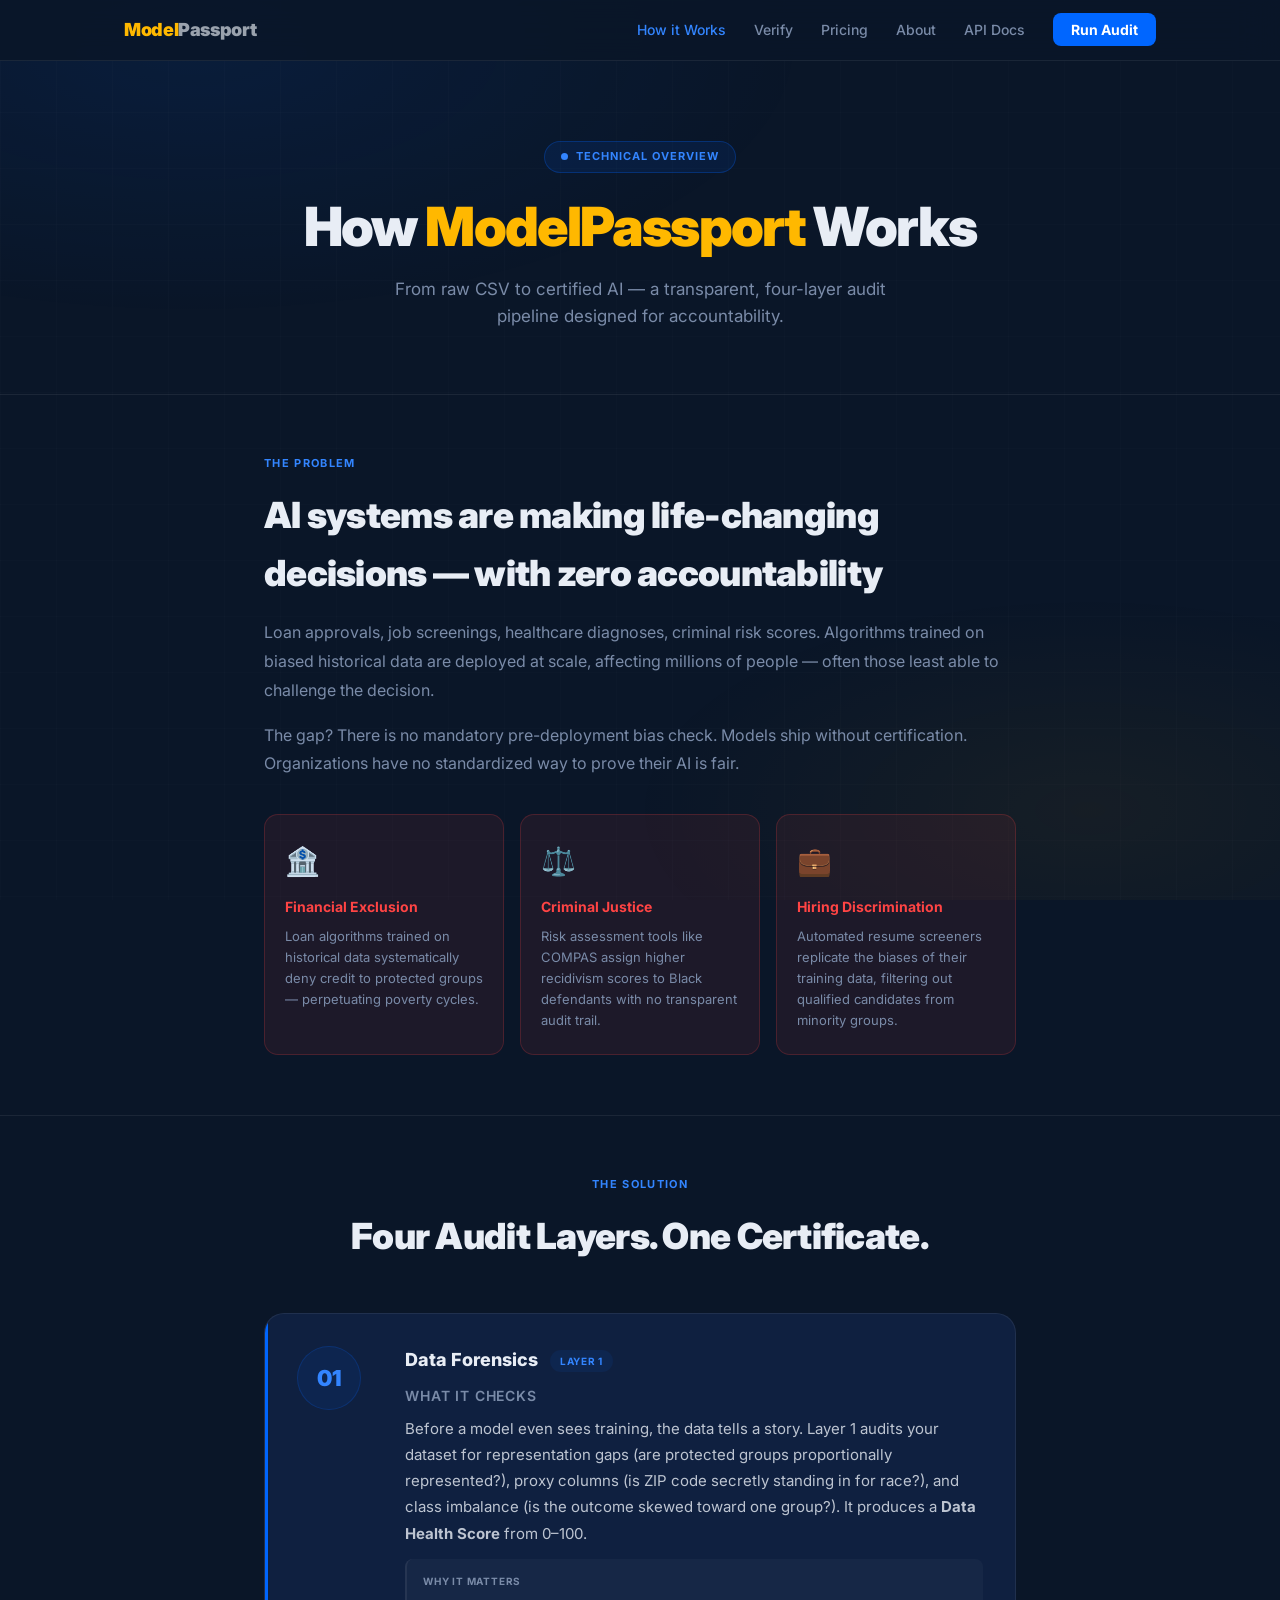
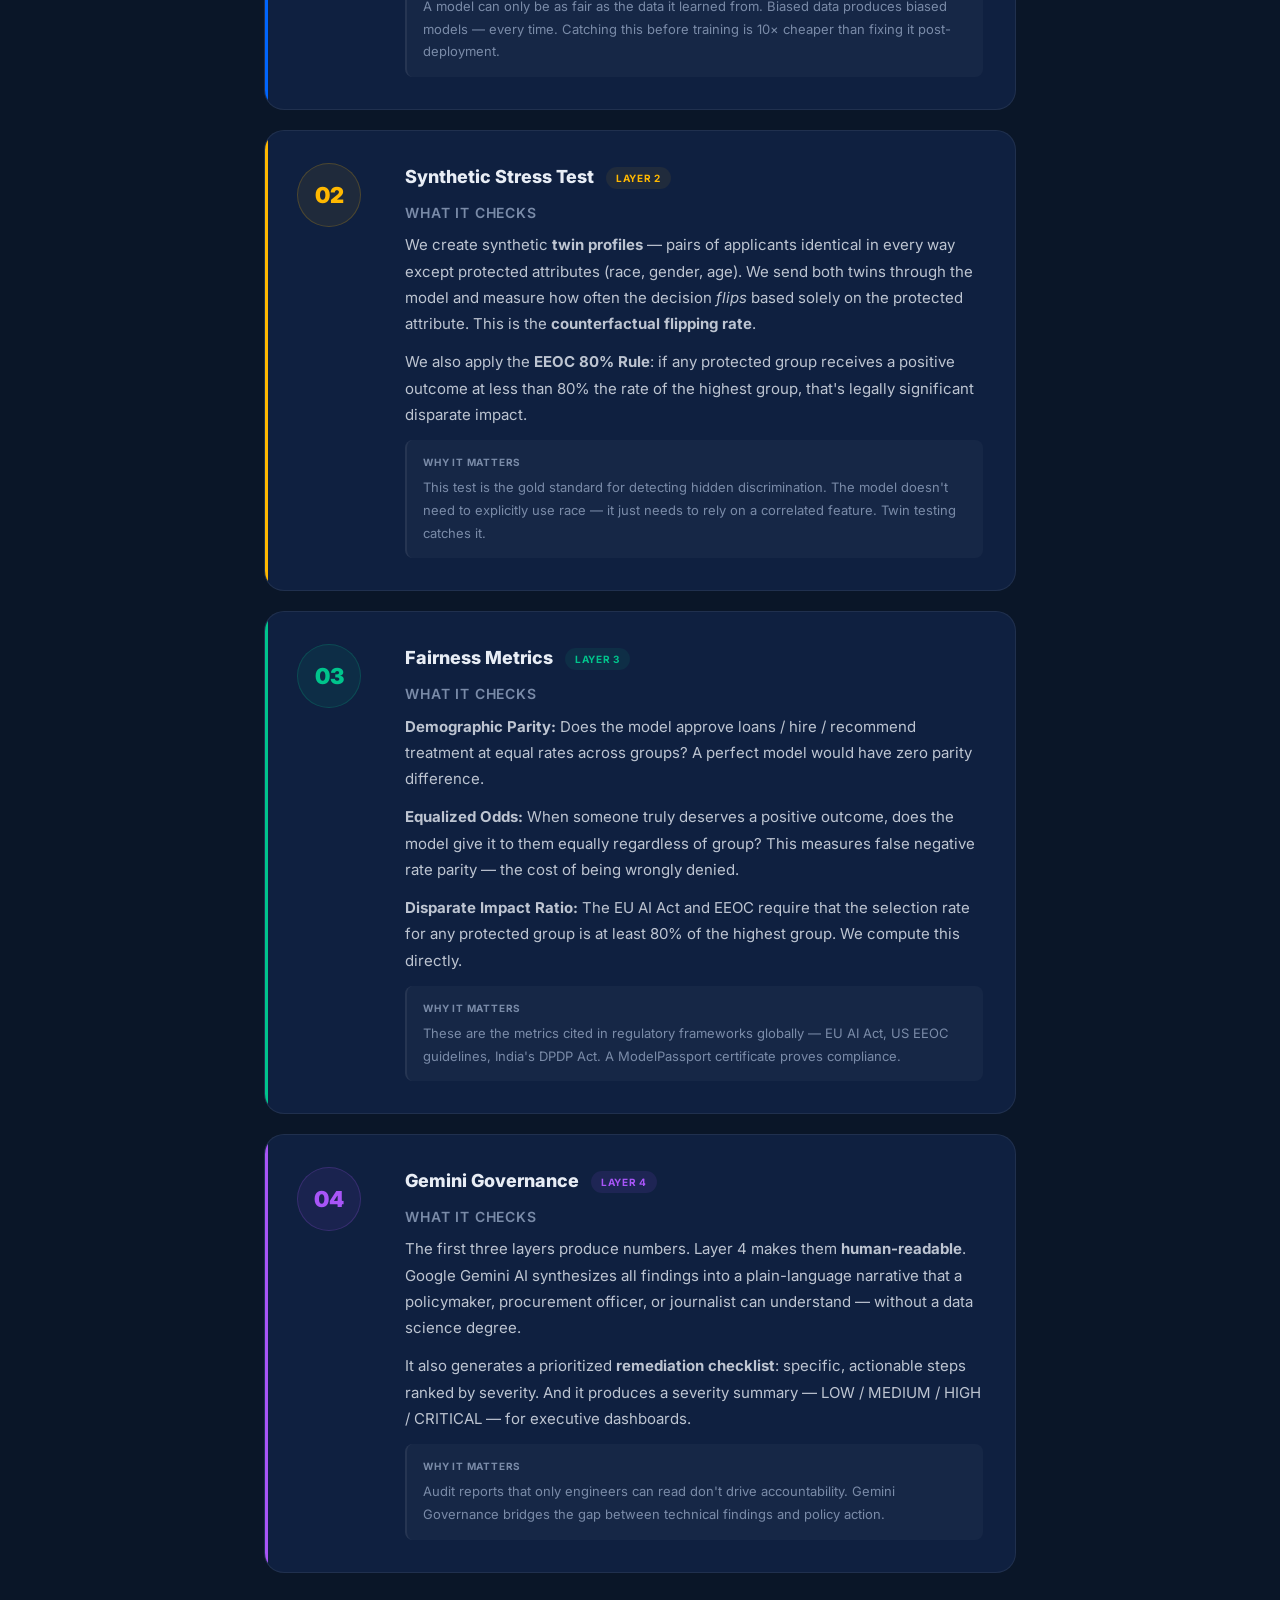
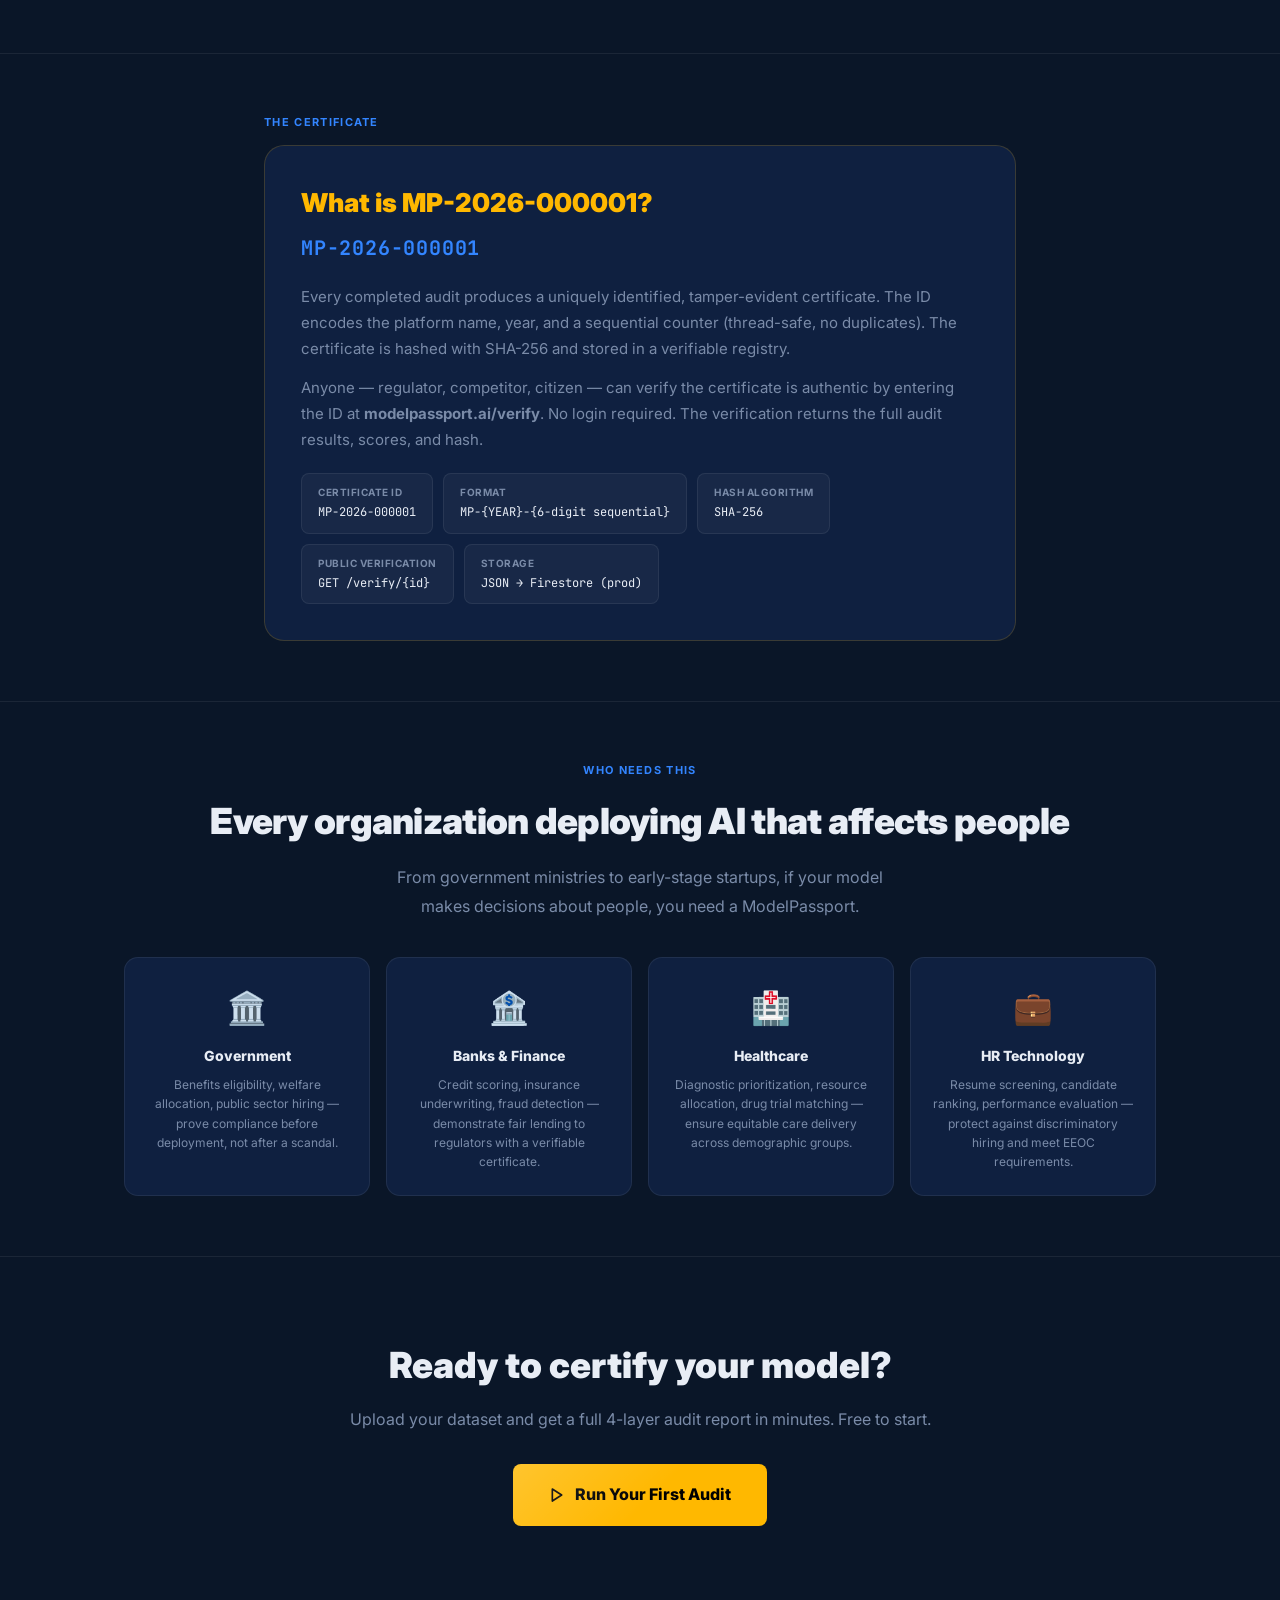
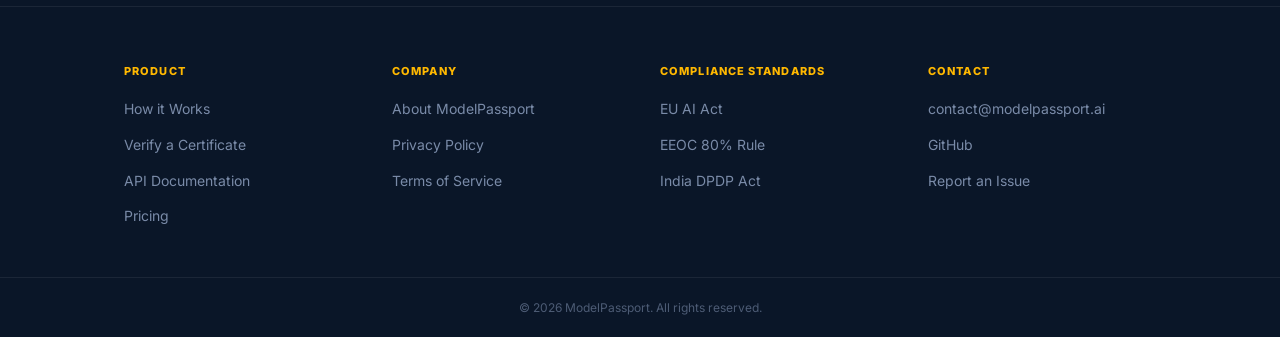
<file: frontend/how-it-works.html>
<!DOCTYPE html>
<html lang="en">

<head>
  <meta charset="UTF-8" />
  <meta name="viewport" content="width=device-width, initial-scale=1.0" />
  <title>How ModelPassport Works — AI Bias Certification</title>
  <meta name="description" content="Learn how ModelPassport's 4-layer AI bias audit pipeline works — data forensics, stress testing, fairness metrics, and Gemini governance reporting." />

  <link rel="preconnect" href="https://fonts.googleapis.com" />
  <link rel="preconnect" href="https://fonts.gstatic.com" crossorigin />
  <link href="https://fonts.googleapis.com/css2?family=Inter:wght@300;400;500;600;700;800;900&family=JetBrains+Mono:wght@400;500;700&display=swap" rel="stylesheet" />

  <style>
    :root {
      --navy: #0A1628;
      --navy-light: #0D1F3C;
      --navy-card: #0F2040;
      --blue: #0066FF;
      --blue-glow: rgba(0, 102, 255, 0.22);
      --blue-soft: rgba(0, 102, 255, 0.08);
      --blue-light: #3385FF;
      --gold: #FFB800;
      --gold-glow: rgba(255, 184, 0, 0.18);
      --gold-soft: rgba(255, 184, 0, 0.07);
      --success: #00C48C;
      --success-bg: rgba(0, 196, 140, 0.08);
      --fail: #FF4444;
      --fail-bg: rgba(255, 68, 68, 0.08);
      --text: #E8EDF5;
      --text-muted: #7A8BA8;
      --border: rgba(255, 255, 255, 0.07);
      --r-sm: 8px; --r: 14px; --r-lg: 20px;
      --ease: 0.25s cubic-bezier(.4, 0, .2, 1);
    }

    *, *::before, *::after { box-sizing: border-box; margin: 0; padding: 0; }
    html { scroll-behavior: smooth; -webkit-font-smoothing: antialiased; }

    body {
      font-family: 'Inter', sans-serif;
      background: var(--navy);
      color: var(--text);
      min-height: 100vh;
      overflow-x: hidden;
      line-height: 1.6;
    }

    ::selection { background: var(--blue); color: #fff; }

    body::before {
      content: '';
      position: fixed; inset: 0;
      pointer-events: none; z-index: 0;
      background-image:
        radial-gradient(ellipse 80% 50% at 15% 5%, rgba(0, 102, 255, .09) 0%, transparent 60%),
        radial-gradient(ellipse 60% 40% at 85% 90%, rgba(255, 184, 0, .05) 0%, transparent 60%),
        linear-gradient(rgba(255, 255, 255, .013) 1px, transparent 1px),
        linear-gradient(90deg, rgba(255, 255, 255, .013) 1px, transparent 1px);
      background-size: 100% 100%, 100% 100%, 56px 56px, 56px 56px;
    }

    /* Nav */
    .site-nav {
      position: sticky; top: 0; z-index: 100;
      background: rgba(10, 22, 40, 0.88);
      backdrop-filter: blur(20px);
      border-bottom: 1px solid var(--border);
    }

    .nav-inner {
      max-width: 1080px; margin: 0 auto; padding: 0 24px;
      display: flex; align-items: center; justify-content: space-between;
      height: 60px; position: relative; z-index: 1;
    }

    .nav-logo { font-size: 18px; font-weight: 900; color: var(--gold); text-decoration: none; letter-spacing: -.02em; }
    .nav-logo span { color: var(--text); opacity: .65; }

    .nav-links { display: flex; align-items: center; gap: 28px; list-style: none; }
    .nav-links a { font-size: 14px; font-weight: 500; color: var(--text-muted); text-decoration: none; transition: color var(--ease); }
    .nav-links a:hover { color: var(--text); }
    .nav-links a.active { color: var(--blue-light); }
    .nav-cta { padding: 8px 18px; background: var(--blue); border-radius: var(--r-sm); color: #fff !important; font-weight: 700 !important; }
    .nav-cta:hover { background: #0052cc !important; box-shadow: 0 0 20px var(--blue-glow); }

    /* Layout */
    .wrap { max-width: 800px; margin: 0 auto; padding: 0 24px; position: relative; z-index: 1; }
    .wrap--lg { max-width: 1080px; margin: 0 auto; padding: 0 24px; position: relative; z-index: 1; }

    /* Hero */
    .hero { padding: 80px 0 64px; text-align: center; }

    .hero__pill {
      display: inline-flex; align-items: center; gap: 8px;
      background: rgba(0, 102, 255, .1); border: 1px solid rgba(0, 102, 255, .28);
      border-radius: 100px; padding: 6px 16px;
      font-size: 11px; font-weight: 700; letter-spacing: .09em; text-transform: uppercase;
      color: var(--blue-light); margin-bottom: 24px;
    }

    .hero__pill-dot {
      width: 7px; height: 7px; border-radius: 50%; background: var(--blue-light);
      animation: blink 2s ease-in-out infinite;
    }

    @keyframes blink { 0%, 100% { opacity: 1; transform: scale(1); } 50% { opacity: .4; transform: scale(.75); } }

    .hero h1 {
      font-size: clamp(32px, 5vw, 54px); font-weight: 900; letter-spacing: -.03em;
      line-height: 1.1; margin-bottom: 20px;
    }

    .hero h1 em { color: var(--gold); font-style: normal; }

    .hero__sub { font-size: 17px; color: var(--text-muted); max-width: 520px; margin: 0 auto; }

    /* Section styles */
    .section { padding: 60px 0; }

    .section-label {
      font-size: 11px; font-weight: 700; letter-spacing: .12em;
      text-transform: uppercase; color: var(--blue-light);
      margin-bottom: 14px;
    }

    .section h2 {
      font-size: clamp(24px, 3vw, 36px); font-weight: 900;
      letter-spacing: -.02em; margin-bottom: 16px;
    }

    .section p { font-size: 16px; color: var(--text-muted); line-height: 1.8; margin-bottom: 16px; }

    /* Problem section */
    .problem-grid {
      display: grid; grid-template-columns: 1fr 1fr 1fr; gap: 16px;
      margin-top: 36px;
    }

    .problem-card {
      background: var(--fail-bg);
      border: 1px solid rgba(255, 68, 68, .2);
      border-radius: var(--r);
      padding: 24px 20px;
    }

    .problem-card__ico { font-size: 28px; margin-bottom: 12px; }
    .problem-card__title { font-size: 14px; font-weight: 700; color: var(--fail); margin-bottom: 8px; }
    .problem-card__desc { font-size: 13px; color: var(--text-muted); line-height: 1.6; }

    /* Layer cards */
    .layers-section { padding: 60px 0; }

    .layers-section h2 {
      font-size: clamp(24px, 3vw, 36px); font-weight: 900; letter-spacing: -.02em;
      text-align: center; margin-bottom: 48px;
    }

    .layer-card {
      display: grid; grid-template-columns: 80px 1fr; gap: 28px;
      background: var(--navy-card);
      border: 1px solid var(--border);
      border-radius: var(--r-lg);
      padding: 32px;
      margin-bottom: 20px;
      transition: border-color var(--ease), transform var(--ease);
      position: relative; overflow: hidden;
    }

    .layer-card::before {
      content: '';
      position: absolute;
      left: 0; top: 0; bottom: 0;
      width: 3px;
    }

    .layer-card--1::before { background: var(--blue); }
    .layer-card--2::before { background: var(--gold); }
    .layer-card--3::before { background: var(--success); }
    .layer-card--4::before { background: #A855F7; }

    .layer-card:hover { border-color: rgba(255,255,255,.12); transform: translateX(4px); }

    .layer-num {
      width: 64px; height: 64px; border-radius: 50%;
      display: flex; align-items: center; justify-content: center;
      font-size: 22px; font-weight: 900; line-height: 1;
      flex-shrink: 0;
    }

    .layer-num--1 { background: var(--blue-soft); color: var(--blue-light); border: 1px solid rgba(0,102,255,.2); }
    .layer-num--2 { background: var(--gold-soft); color: var(--gold); border: 1px solid rgba(255,184,0,.2); }
    .layer-num--3 { background: var(--success-bg); color: var(--success); border: 1px solid rgba(0,196,140,.2); }
    .layer-num--4 { background: rgba(168,85,247,.08); color: #A855F7; border: 1px solid rgba(168,85,247,.2); }

    .layer-body {}

    .layer-body__head {
      display: flex; align-items: center; gap: 12px;
      margin-bottom: 10px;
    }

    .layer-body__name { font-size: 18px; font-weight: 800; }

    .layer-body__tag {
      font-size: 10px; font-weight: 700; letter-spacing: .07em; text-transform: uppercase;
      padding: 3px 10px; border-radius: 100px;
    }

    .tag-blue { background: var(--blue-soft); color: var(--blue-light); }
    .tag-gold { background: var(--gold-soft); color: var(--gold); }
    .tag-green { background: var(--success-bg); color: var(--success); }
    .tag-purple { background: rgba(168,85,247,.1); color: #A855F7; }

    .layer-body__what {
      font-size: 14px; font-weight: 600; text-transform: uppercase;
      letter-spacing: .06em; color: var(--text-muted); margin-bottom: 8px;
    }

    .layer-body p { font-size: 15px; color: rgba(232,237,245,.8); line-height: 1.75; margin-bottom: 12px; }

    .layer-body__why {
      background: rgba(255,255,255,.03); border-radius: var(--r-sm);
      padding: 14px 16px; border-left: 2px solid var(--border);
    }

    .layer-body__why-lbl { font-size: 10px; font-weight: 700; letter-spacing: .08em; text-transform: uppercase; color: var(--text-muted); margin-bottom: 6px; }

    .layer-body__why p { font-size: 13px; color: var(--text-muted); margin: 0; }

    /* Certificate section */
    .cert-section { padding: 60px 0; }

    .cert-explainer {
      background: var(--navy-card);
      border: 1px solid rgba(255,184,0,.18);
      border-radius: var(--r-lg);
      padding: 36px;
    }

    .cert-explainer h2 { font-size: 26px; font-weight: 900; color: var(--gold); margin-bottom: 8px; }
    .cert-explainer__id {
      font-family: 'JetBrains Mono', monospace;
      font-size: 20px; font-weight: 700; color: var(--blue-light);
      margin-bottom: 20px; letter-spacing: .04em;
    }

    .cert-explainer p { font-size: 15px; color: var(--text-muted); line-height: 1.75; margin-bottom: 12px; }

    .cert-fields { display: flex; flex-wrap: wrap; gap: 10px; margin-top: 20px; }

    .cert-field {
      background: rgba(255,255,255,.04); border: 1px solid var(--border);
      border-radius: var(--r-sm); padding: 10px 16px;
      font-size: 12px;
    }

    .cert-field__k { color: var(--text-muted); font-weight: 700; letter-spacing: .05em; text-transform: uppercase; font-size: 10px; margin-bottom: 3px; }
    .cert-field__v { font-family: 'JetBrains Mono', monospace; font-size: 12px; color: var(--text); }

    /* Who needs this */
    .audience-grid {
      display: grid; grid-template-columns: repeat(4, 1fr); gap: 16px;
      margin-top: 36px;
    }

    .audience-card {
      background: var(--navy-card); border: 1px solid var(--border);
      border-radius: var(--r); padding: 24px 20px;
      text-align: center;
      transition: border-color var(--ease), transform var(--ease);
    }

    .audience-card:hover { border-color: var(--blue); transform: translateY(-3px); }

    .audience-card__ico { font-size: 32px; margin-bottom: 12px; }
    .audience-card__title { font-size: 14px; font-weight: 800; margin-bottom: 8px; }
    .audience-card__desc { font-size: 12px; color: var(--text-muted); line-height: 1.6; }

    /* CTA */
    .cta-section { padding: 80px 0; text-align: center; }

    .cta-section h2 { font-size: clamp(24px, 3vw, 36px); font-weight: 900; margin-bottom: 12px; }
    .cta-section p { font-size: 16px; color: var(--text-muted); margin-bottom: 32px; }

    .btn-cta {
      display: inline-flex; align-items: center; gap: 10px;
      padding: 18px 36px; background: var(--gold); border: none;
      border-radius: var(--r-sm); color: #000;
      font-family: 'Inter', sans-serif; font-size: 16px; font-weight: 800;
      cursor: pointer; text-decoration: none;
      position: relative; overflow: hidden;
      transition: background var(--ease), transform var(--ease), box-shadow var(--ease);
    }

    .btn-cta::before {
      content: ''; position: absolute; inset: 0;
      background: linear-gradient(135deg, rgba(255,255,255,.18) 0%, transparent 55%);
    }

    .btn-cta:hover { background: #ffc527; transform: translateY(-2px); box-shadow: 0 10px 36px var(--gold-glow); }

    /* Divider */
    .divider { height: 1px; background: var(--border); margin: 0; }

    /* Footer */
    .site-footer { border-top: 1px solid var(--border); padding: 56px 0 0; position: relative; z-index: 1; }
    .footer-grid { display: grid; grid-template-columns: repeat(4, 1fr); gap: 40px; padding-bottom: 48px; }
    .footer-col__title { font-size: 11px; font-weight: 800; letter-spacing: .1em; text-transform: uppercase; color: var(--gold); margin-bottom: 16px; }
    .footer-col ul { list-style: none; display: flex; flex-direction: column; gap: 10px; }
    .footer-col ul li a { font-size: 14px; color: var(--text-muted); text-decoration: none; transition: color var(--ease); }
    .footer-col ul li a:hover { color: var(--text); }
    .footer-bar { border-top: 1px solid var(--border); padding: 20px 0; text-align: center; }
    .footer-bar p { font-size: 12px; color: rgba(122, 139, 168, .6); }

    @media(max-width:768px) {
      .problem-grid { grid-template-columns: 1fr; }
      .audience-grid { grid-template-columns: 1fr 1fr; }
      .layer-card { grid-template-columns: 1fr; }
      .layer-num { width: 48px; height: 48px; font-size: 18px; }
      .nav-links { display: none; }
    }

    @media(max-width:580px) {
      .footer-grid { grid-template-columns: 1fr 1fr; gap: 28px; }
      .audience-grid { grid-template-columns: 1fr 1fr; }
    }

    @media(max-width:400px) {
      .footer-grid { grid-template-columns: 1fr; }
      .audience-grid { grid-template-columns: 1fr; }
    }
  </style>
</head>

<body>

  <nav class="site-nav" role="navigation" aria-label="Main navigation">
    <div class="nav-inner">
      <a href="index.html" class="nav-logo" id="nav-logo">Model<span>Passport</span></a>
      <ul class="nav-links">
        <li><a href="how-it-works.html" class="active" id="nav-how">How it Works</a></li>
        <li><a href="verify.html" id="nav-verify">Verify</a></li>
        <li><a href="pricing.html" id="nav-pricing">Pricing</a></li>
        <li><a href="about.html" id="nav-about">About</a></li>
        <li><a href="api-docs.html" id="nav-api">API Docs</a></li>
        <li><a href="index.html" class="nav-cta" id="nav-run-audit">Run Audit</a></li>
      </ul>
    </div>
  </nav>

  <header>
    <div class="wrap">
      <div class="hero">
        <div class="hero__pill">
          <div class="hero__pill-dot"></div>
          Technical Overview
        </div>
        <h1>How <em>ModelPassport</em> Works</h1>
        <p class="hero__sub">From raw CSV to certified AI — a transparent, four-layer audit pipeline designed for accountability.</p>
      </div>
    </div>
  </header>

  <main>
    <!-- ── Section 1: The Problem ───────────────────── -->
    <div class="divider"></div>
    <section class="section">
      <div class="wrap">
        <div class="section-label">The Problem</div>
        <h2>AI systems are making life-changing decisions — with zero accountability</h2>
        <p>Loan approvals, job screenings, healthcare diagnoses, criminal risk scores. Algorithms trained on biased historical data are deployed at scale, affecting millions of people — often those least able to challenge the decision.</p>
        <p>The gap? There is no mandatory pre-deployment bias check. Models ship without certification. Organizations have no standardized way to prove their AI is fair.</p>

        <div class="problem-grid">
          <div class="problem-card">
            <div class="problem-card__ico">🏦</div>
            <div class="problem-card__title">Financial Exclusion</div>
            <div class="problem-card__desc">Loan algorithms trained on historical data systematically deny credit to protected groups — perpetuating poverty cycles.</div>
          </div>
          <div class="problem-card">
            <div class="problem-card__ico">⚖️</div>
            <div class="problem-card__title">Criminal Justice</div>
            <div class="problem-card__desc">Risk assessment tools like COMPAS assign higher recidivism scores to Black defendants with no transparent audit trail.</div>
          </div>
          <div class="problem-card">
            <div class="problem-card__ico">💼</div>
            <div class="problem-card__title">Hiring Discrimination</div>
            <div class="problem-card__desc">Automated resume screeners replicate the biases of their training data, filtering out qualified candidates from minority groups.</div>
          </div>
        </div>
      </div>
    </section>

    <!-- ── Section 2: Four Layers ───────────────────── -->
    <div class="divider"></div>
    <section class="layers-section">
      <div class="wrap">
        <div class="section-label" style="text-align:center;">The Solution</div>
        <h2>Four Audit Layers. One Certificate.</h2>

        <!-- Layer 1 -->
        <div class="layer-card layer-card--1">
          <div class="layer-num layer-num--1">01</div>
          <div class="layer-body">
            <div class="layer-body__head">
              <div class="layer-body__name">Data Forensics</div>
              <span class="layer-body__tag tag-blue">Layer 1</span>
            </div>
            <div class="layer-body__what">What it checks</div>
            <p>Before a model even sees training, the data tells a story. Layer 1 audits your dataset for representation gaps (are protected groups proportionally represented?), proxy columns (is ZIP code secretly standing in for race?), and class imbalance (is the outcome skewed toward one group?). It produces a <strong>Data Health Score</strong> from 0–100.</p>
            <div class="layer-body__why">
              <div class="layer-body__why-lbl">Why it matters</div>
              <p>A model can only be as fair as the data it learned from. Biased data produces biased models — every time. Catching this before training is 10× cheaper than fixing it post-deployment.</p>
            </div>
          </div>
        </div>

        <!-- Layer 2 -->
        <div class="layer-card layer-card--2">
          <div class="layer-num layer-num--2">02</div>
          <div class="layer-body">
            <div class="layer-body__head">
              <div class="layer-body__name">Synthetic Stress Test</div>
              <span class="layer-body__tag tag-gold">Layer 2</span>
            </div>
            <div class="layer-body__what">What it checks</div>
            <p>We create synthetic <strong>twin profiles</strong> — pairs of applicants identical in every way except protected attributes (race, gender, age). We send both twins through the model and measure how often the decision <em>flips</em> based solely on the protected attribute. This is the <strong>counterfactual flipping rate</strong>.</p>
            <p>We also apply the <strong>EEOC 80% Rule</strong>: if any protected group receives a positive outcome at less than 80% the rate of the highest group, that's legally significant disparate impact.</p>
            <div class="layer-body__why">
              <div class="layer-body__why-lbl">Why it matters</div>
              <p>This test is the gold standard for detecting hidden discrimination. The model doesn't need to explicitly use race — it just needs to rely on a correlated feature. Twin testing catches it.</p>
            </div>
          </div>
        </div>

        <!-- Layer 3 -->
        <div class="layer-card layer-card--3">
          <div class="layer-num layer-num--3">03</div>
          <div class="layer-body">
            <div class="layer-body__head">
              <div class="layer-body__name">Fairness Metrics</div>
              <span class="layer-body__tag tag-green">Layer 3</span>
            </div>
            <div class="layer-body__what">What it checks</div>
            <p><strong>Demographic Parity:</strong> Does the model approve loans / hire / recommend treatment at equal rates across groups? A perfect model would have zero parity difference.</p>
            <p><strong>Equalized Odds:</strong> When someone truly deserves a positive outcome, does the model give it to them equally regardless of group? This measures false negative rate parity — the cost of being wrongly denied.</p>
            <p><strong>Disparate Impact Ratio:</strong> The EU AI Act and EEOC require that the selection rate for any protected group is at least 80% of the highest group. We compute this directly.</p>
            <div class="layer-body__why">
              <div class="layer-body__why-lbl">Why it matters</div>
              <p>These are the metrics cited in regulatory frameworks globally — EU AI Act, US EEOC guidelines, India's DPDP Act. A ModelPassport certificate proves compliance.</p>
            </div>
          </div>
        </div>

        <!-- Layer 4 -->
        <div class="layer-card layer-card--4">
          <div class="layer-num layer-num--4">04</div>
          <div class="layer-body">
            <div class="layer-body__head">
              <div class="layer-body__name">Gemini Governance</div>
              <span class="layer-body__tag tag-purple">Layer 4</span>
            </div>
            <div class="layer-body__what">What it checks</div>
            <p>The first three layers produce numbers. Layer 4 makes them <strong>human-readable</strong>. Google Gemini AI synthesizes all findings into a plain-language narrative that a policymaker, procurement officer, or journalist can understand — without a data science degree.</p>
            <p>It also generates a prioritized <strong>remediation checklist</strong>: specific, actionable steps ranked by severity. And it produces a severity summary — LOW / MEDIUM / HIGH / CRITICAL — for executive dashboards.</p>
            <div class="layer-body__why">
              <div class="layer-body__why-lbl">Why it matters</div>
              <p>Audit reports that only engineers can read don't drive accountability. Gemini Governance bridges the gap between technical findings and policy action.</p>
            </div>
          </div>
        </div>
      </div>
    </section>

    <!-- ── Section 3: The Certificate ──────────────── -->
    <div class="divider"></div>
    <section class="cert-section">
      <div class="wrap">
        <div class="section-label">The Certificate</div>
        <div class="cert-explainer">
          <h2>What is MP-2026-000001?</h2>
          <div class="cert-explainer__id">MP-2026-000001</div>
          <p>Every completed audit produces a uniquely identified, tamper-evident certificate. The ID encodes the platform name, year, and a sequential counter (thread-safe, no duplicates). The certificate is hashed with SHA-256 and stored in a verifiable registry.</p>
          <p>Anyone — regulator, competitor, citizen — can verify the certificate is authentic by entering the ID at <strong>modelpassport.ai/verify</strong>. No login required. The verification returns the full audit results, scores, and hash.</p>
          <div class="cert-fields">
            <div class="cert-field">
              <div class="cert-field__k">Certificate ID</div>
              <div class="cert-field__v">MP-2026-000001</div>
            </div>
            <div class="cert-field">
              <div class="cert-field__k">Format</div>
              <div class="cert-field__v">MP-{YEAR}-{6-digit sequential}</div>
            </div>
            <div class="cert-field">
              <div class="cert-field__k">Hash Algorithm</div>
              <div class="cert-field__v">SHA-256</div>
            </div>
            <div class="cert-field">
              <div class="cert-field__k">Public Verification</div>
              <div class="cert-field__v">GET /verify/{id}</div>
            </div>
            <div class="cert-field">
              <div class="cert-field__k">Storage</div>
              <div class="cert-field__v">JSON → Firestore (prod)</div>
            </div>
          </div>
        </div>
      </div>
    </section>

    <!-- ── Section 4: Who needs this ───────────────── -->
    <div class="divider"></div>
    <section class="section">
      <div class="wrap--lg">
        <div class="section-label" style="text-align:center;">Who Needs This</div>
        <h2 style="text-align:center;font-size:clamp(24px,3vw,36px);font-weight:900;letter-spacing:-.02em;margin-bottom:12px;">Every organization deploying AI that affects people</h2>
        <p style="text-align:center;max-width:520px;margin:0 auto;">From government ministries to early-stage startups, if your model makes decisions about people, you need a ModelPassport.</p>
        <div class="audience-grid">
          <div class="audience-card">
            <div class="audience-card__ico">🏛️</div>
            <div class="audience-card__title">Government</div>
            <div class="audience-card__desc">Benefits eligibility, welfare allocation, public sector hiring — prove compliance before deployment, not after a scandal.</div>
          </div>
          <div class="audience-card">
            <div class="audience-card__ico">🏦</div>
            <div class="audience-card__title">Banks & Finance</div>
            <div class="audience-card__desc">Credit scoring, insurance underwriting, fraud detection — demonstrate fair lending to regulators with a verifiable certificate.</div>
          </div>
          <div class="audience-card">
            <div class="audience-card__ico">🏥</div>
            <div class="audience-card__title">Healthcare</div>
            <div class="audience-card__desc">Diagnostic prioritization, resource allocation, drug trial matching — ensure equitable care delivery across demographic groups.</div>
          </div>
          <div class="audience-card">
            <div class="audience-card__ico">💼</div>
            <div class="audience-card__title">HR Technology</div>
            <div class="audience-card__desc">Resume screening, candidate ranking, performance evaluation — protect against discriminatory hiring and meet EEOC requirements.</div>
          </div>
        </div>
      </div>
    </section>

    <!-- ── CTA ──────────────────────────────────────── -->
    <div class="divider"></div>
    <section class="cta-section">
      <div class="wrap">
        <h2>Ready to certify your model?</h2>
        <p>Upload your dataset and get a full 4-layer audit report in minutes. Free to start.</p>
        <a href="index.html" class="btn-cta" id="cta-run-audit">
          <svg width="16" height="16" viewBox="0 0 24 24" fill="none" stroke="currentColor" stroke-width="2.5" stroke-linecap="round" stroke-linejoin="round">
            <polygon points="5 3 19 12 5 21 5 3"/>
          </svg>
          Run Your First Audit
        </a>
      </div>
    </section>
  </main>

  <footer class="site-footer">
    <div class="wrap--lg">
      <div class="footer-grid">
        <div class="footer-col">
          <div class="footer-col__title">Product</div>
          <ul>
            <li><a href="how-it-works.html">How it Works</a></li>
            <li><a href="verify.html">Verify a Certificate</a></li>
            <li><a href="api-docs.html">API Documentation</a></li>
            <li><a href="pricing.html">Pricing</a></li>
          </ul>
        </div>
        <div class="footer-col">
          <div class="footer-col__title">Company</div>
          <ul>
            <li><a href="about.html">About ModelPassport</a></li>
            <li><a href="privacy.html">Privacy Policy</a></li>
            <li><a href="terms.html">Terms of Service</a></li>
          </ul>
        </div>
        <div class="footer-col">
          <div class="footer-col__title">Compliance Standards</div>
          <ul>
            <li><a href="#">EU AI Act</a></li>
            <li><a href="#">EEOC 80% Rule</a></li>
            <li><a href="#">India DPDP Act</a></li>
          </ul>
        </div>
        <div class="footer-col">
          <div class="footer-col__title">Contact</div>
          <ul>
            <li><a href="mailto:contact@modelpassport.ai">contact@modelpassport.ai</a></li>
            <li><a href="https://github.com/Skully232" target="_blank" rel="noopener">GitHub</a></li>
            <li><a href="#">Report an Issue</a></li>
          </ul>
        </div>
      </div>
    </div>
    <div class="footer-bar">
      <div class="wrap--lg">
        <p>&copy; 2026 ModelPassport. All rights reserved.</p>
      </div>
    </div>
  </footer>

</body>
</html>
</file>
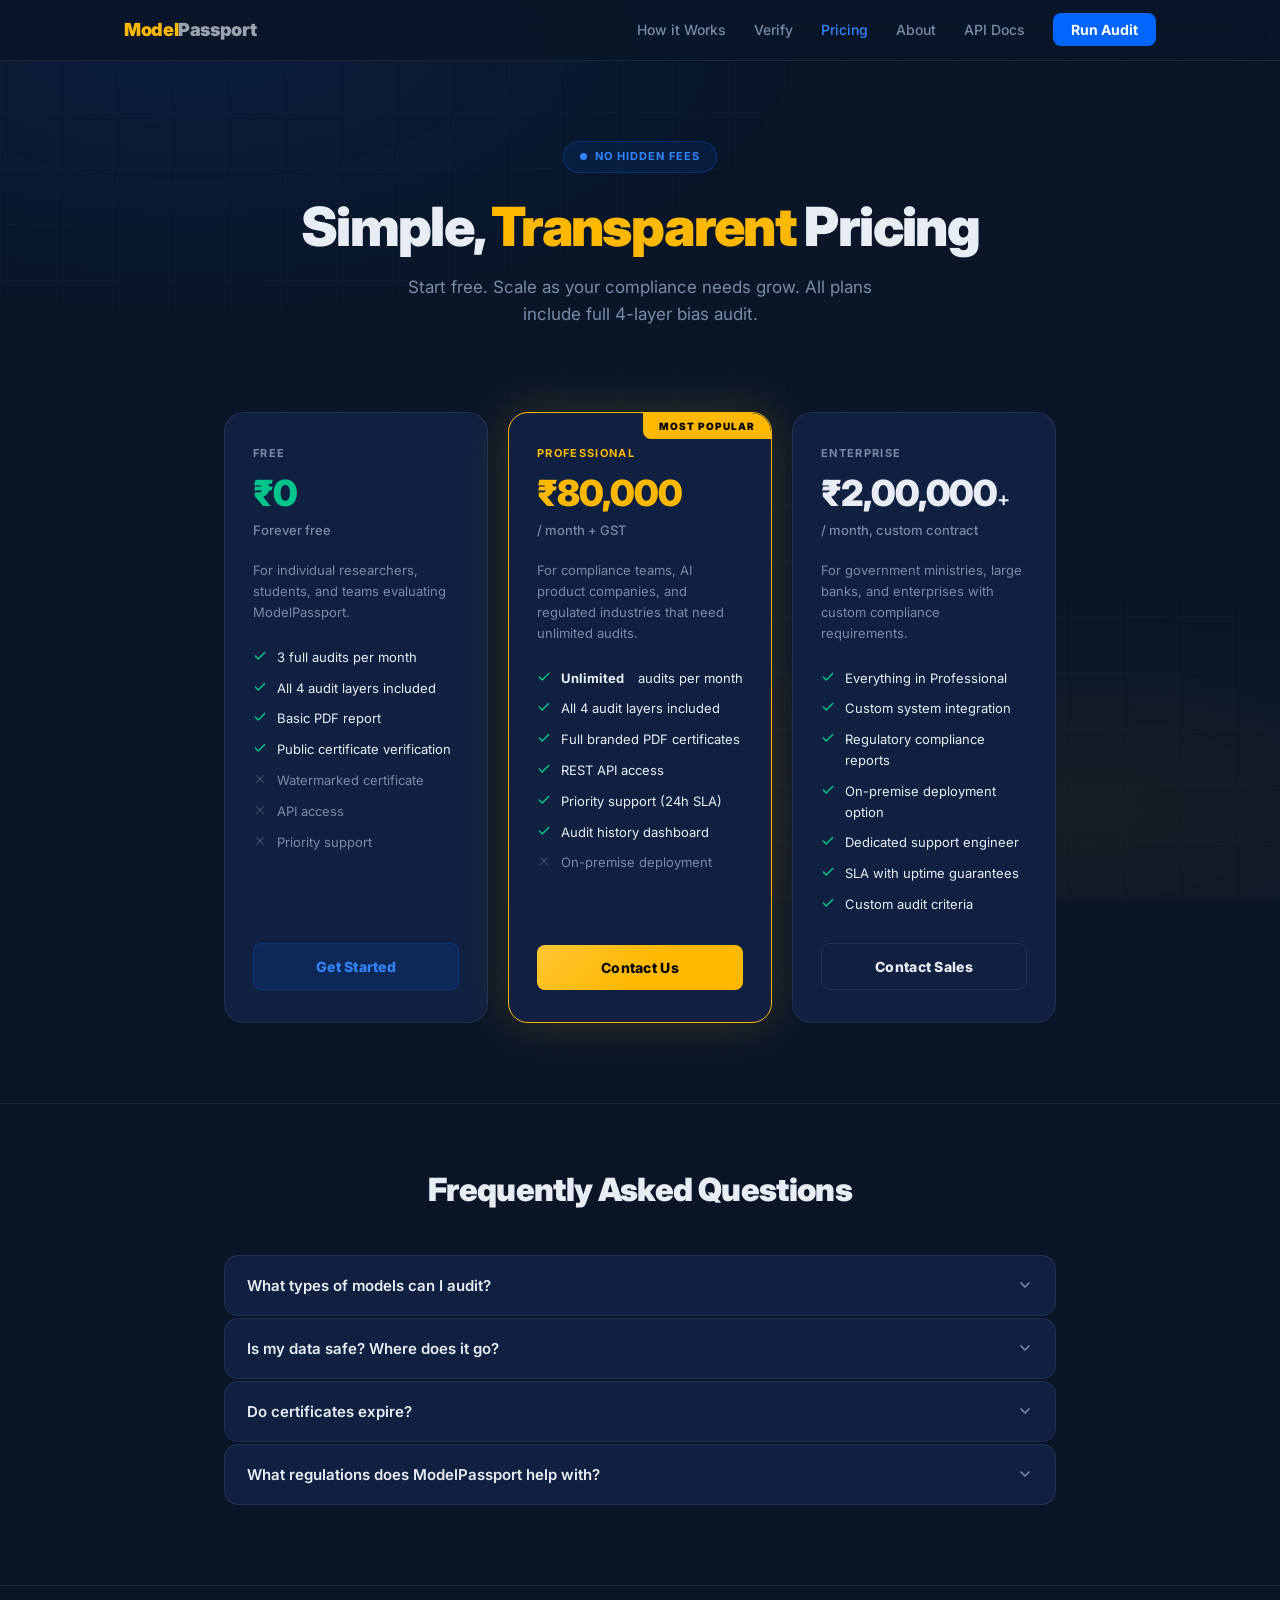
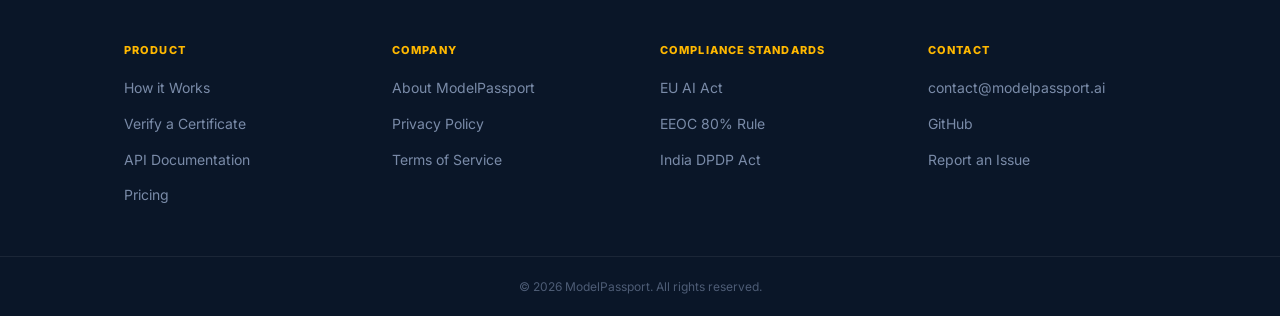
<file: frontend/pricing.html>
<!DOCTYPE html>
<html lang="en">

<head>
  <meta charset="UTF-8" />
  <meta name="viewport" content="width=device-width, initial-scale=1.0" />
  <title>Pricing — ModelPassport AI Bias Certification</title>
  <meta name="description" content="Simple, transparent pricing for ModelPassport AI bias certification. Free tier available. Professional and Enterprise plans for teams." />

  <link rel="preconnect" href="https://fonts.googleapis.com" />
  <link rel="preconnect" href="https://fonts.gstatic.com" crossorigin />
  <link href="https://fonts.googleapis.com/css2?family=Inter:wght@300;400;500;600;700;800;900&family=JetBrains+Mono:wght@400;500;700&display=swap" rel="stylesheet" />

  <style>
    :root {
      --navy: #0A1628; --navy-light: #0D1F3C; --navy-card: #0F2040;
      --blue: #0066FF; --blue-glow: rgba(0,102,255,0.22); --blue-soft: rgba(0,102,255,0.08); --blue-light: #3385FF;
      --gold: #FFB800; --gold-glow: rgba(255,184,0,0.18); --gold-soft: rgba(255,184,0,0.07);
      --success: #00C48C; --success-bg: rgba(0,196,140,0.08);
      --fail: #FF4444; --fail-bg: rgba(255,68,68,0.08);
      --text: #E8EDF5; --text-muted: #7A8BA8; --border: rgba(255,255,255,0.07);
      --r-sm: 8px; --r: 14px; --r-lg: 20px;
      --ease: 0.25s cubic-bezier(.4,0,.2,1);
    }
    *, *::before, *::after { box-sizing: border-box; margin: 0; padding: 0; }
    html { scroll-behavior: smooth; -webkit-font-smoothing: antialiased; }
    body { font-family: 'Inter', sans-serif; background: var(--navy); color: var(--text); min-height: 100vh; overflow-x: hidden; line-height: 1.6; }
    ::selection { background: var(--blue); color: #fff; }

    body::before {
      content: ''; position: fixed; inset: 0; pointer-events: none; z-index: 0;
      background-image:
        radial-gradient(ellipse 80% 50% at 15% 5%, rgba(0,102,255,.09) 0%, transparent 60%),
        radial-gradient(ellipse 60% 40% at 85% 90%, rgba(255,184,0,.05) 0%, transparent 60%),
        linear-gradient(rgba(255,255,255,.013) 1px, transparent 1px),
        linear-gradient(90deg, rgba(255,255,255,.013) 1px, transparent 1px);
      background-size: 100% 100%, 100% 100%, 56px 56px, 56px 56px;
    }

    .site-nav { position: sticky; top: 0; z-index: 100; background: rgba(10,22,40,0.88); backdrop-filter: blur(20px); border-bottom: 1px solid var(--border); }
    .nav-inner { max-width: 1080px; margin: 0 auto; padding: 0 24px; display: flex; align-items: center; justify-content: space-between; height: 60px; position: relative; z-index: 1; }
    .nav-logo { font-size: 18px; font-weight: 900; color: var(--gold); text-decoration: none; letter-spacing: -.02em; }
    .nav-logo span { color: var(--text); opacity: .65; }
    .nav-links { display: flex; align-items: center; gap: 28px; list-style: none; }
    .nav-links a { font-size: 14px; font-weight: 500; color: var(--text-muted); text-decoration: none; transition: color var(--ease); }
    .nav-links a:hover { color: var(--text); }
    .nav-links a.active { color: var(--blue-light); }
    .nav-cta { padding: 8px 18px; background: var(--blue); border-radius: var(--r-sm); color: #fff !important; font-weight: 700 !important; }
    .nav-cta:hover { background: #0052cc !important; box-shadow: 0 0 20px var(--blue-glow); }

    .wrap { max-width: 880px; margin: 0 auto; padding: 0 24px; position: relative; z-index: 1; }
    .wrap--lg { max-width: 1080px; margin: 0 auto; padding: 0 24px; position: relative; z-index: 1; }

    .hero { padding: 80px 0 64px; text-align: center; }
    .hero__pill { display: inline-flex; align-items: center; gap: 8px; background: rgba(0,102,255,.1); border: 1px solid rgba(0,102,255,.28); border-radius: 100px; padding: 6px 16px; font-size: 11px; font-weight: 700; letter-spacing: .09em; text-transform: uppercase; color: var(--blue-light); margin-bottom: 24px; }
    .hero__pill-dot { width: 7px; height: 7px; border-radius: 50%; background: var(--blue-light); animation: blink 2s ease-in-out infinite; }
    @keyframes blink { 0%, 100% { opacity: 1; transform: scale(1); } 50% { opacity: .4; transform: scale(.75); } }
    .hero h1 { font-size: clamp(32px, 5vw, 54px); font-weight: 900; letter-spacing: -.03em; line-height: 1.1; margin-bottom: 18px; }
    .hero h1 em { color: var(--gold); font-style: normal; }
    .hero__sub { font-size: 17px; color: var(--text-muted); max-width: 480px; margin: 0 auto; }

    /* Pricing grid */
    .pricing-section { padding: 20px 0 80px; }

    .pricing-grid {
      display: grid; grid-template-columns: 1fr 1fr 1fr; gap: 20px;
      align-items: stretch;
    }

    .pricing-card {
      background: var(--navy-card); border: 1px solid var(--border);
      border-radius: var(--r-lg); padding: 32px 28px;
      display: flex; flex-direction: column;
      position: relative; overflow: hidden;
      transition: border-color var(--ease), transform var(--ease), box-shadow var(--ease);
    }

    .pricing-card:hover { border-color: rgba(255,255,255,.12); transform: translateY(-4px); }

    /* Popular card */
    .pricing-card--popular {
      border-color: var(--gold);
      box-shadow: 0 0 48px var(--gold-glow), inset 0 1px 0 rgba(255,255,255,.04);
    }

    .pricing-card--popular:hover { transform: translateY(-6px); box-shadow: 0 8px 60px var(--gold-glow); }

    .popular-badge {
      position: absolute; top: 0; right: 0;
      background: var(--gold); color: #000;
      font-size: 10px; font-weight: 900; letter-spacing: .1em; text-transform: uppercase;
      padding: 5px 16px; border-radius: 0 var(--r-lg) 0 var(--r-sm);
    }

    .pricing-card__tier {
      font-size: 11px; font-weight: 700; letter-spacing: .12em; text-transform: uppercase;
      color: var(--text-muted); margin-bottom: 12px;
    }

    .pricing-card--popular .pricing-card__tier { color: var(--gold); }

    .price {
      margin-bottom: 6px;
    }

    .price__amount {
      font-size: 36px; font-weight: 900; letter-spacing: -.03em; line-height: 1;
    }

    .price__free { color: var(--success); }

    .price__period {
      font-size: 13px; color: var(--text-muted); font-weight: 500;
      margin-bottom: 20px;
    }

    .pricing-card__desc {
      font-size: 13px; color: var(--text-muted); line-height: 1.6; margin-bottom: 24px;
    }

    .feature-list { list-style: none; display: flex; flex-direction: column; gap: 10px; flex: 1; margin-bottom: 28px; }

    .feature-list li { display: flex; align-items: flex-start; gap: 10px; font-size: 13px; color: var(--text-muted); }

    .feature-list li.feature--on { color: var(--text); }

    .feat-ico { flex-shrink: 0; margin-top: 2px; }
    .feat-ico--on { color: var(--success); }
    .feat-ico--off { color: rgba(255,255,255,.15); }

    .pricing-btn {
      width: 100%; padding: 14px; border: none; border-radius: var(--r-sm);
      font-family: 'Inter', sans-serif; font-size: 14px; font-weight: 800;
      cursor: pointer; letter-spacing: .02em;
      transition: background var(--ease), transform var(--ease), box-shadow var(--ease);
    }

    .pricing-btn--free { background: rgba(0,102,255,.12); color: var(--blue-light); border: 1px solid rgba(0,102,255,.22); }
    .pricing-btn--free:hover { background: var(--blue-soft); border-color: var(--blue); }

    .pricing-btn--popular { background: var(--gold); color: #000; position: relative; overflow: hidden; }
    .pricing-btn--popular::before { content: ''; position: absolute; inset: 0; background: linear-gradient(135deg, rgba(255,255,255,.2) 0%, transparent 55%); }
    .pricing-btn--popular:hover { background: #ffc527; transform: translateY(-1px); box-shadow: 0 8px 28px var(--gold-glow); }

    .pricing-btn--enterprise { background: transparent; color: var(--text); border: 1px solid var(--border); }
    .pricing-btn--enterprise:hover { border-color: rgba(255,255,255,.2); background: rgba(255,255,255,.03); }

    /* FAQ */
    .faq-section { padding: 60px 0 80px; }

    .faq-section h2 { font-size: clamp(22px, 3vw, 32px); font-weight: 900; letter-spacing: -.02em; text-align: center; margin-bottom: 40px; }

    .faq-list { display: flex; flex-direction: column; gap: 2px; }

    .faq-item {
      background: var(--navy-card); border: 1px solid var(--border);
      border-radius: var(--r); overflow: hidden;
    }

    .faq-q {
      width: 100%; background: none; border: none;
      padding: 20px 22px; display: flex; justify-content: space-between; align-items: center;
      gap: 16px; cursor: pointer; text-align: left;
      font-family: 'Inter', sans-serif; font-size: 15px; font-weight: 600; color: var(--text);
      transition: background var(--ease);
    }

    .faq-q:hover { background: rgba(255,255,255,.025); }

    .faq-chevron {
      flex-shrink: 0; transition: transform var(--ease);
      color: var(--text-muted);
    }

    .faq-item.open .faq-chevron { transform: rotate(180deg); }

    .faq-a {
      display: none; padding: 0 22px 20px;
      font-size: 14px; color: var(--text-muted); line-height: 1.75;
    }

    .faq-item.open .faq-a { display: block; }

    .divider { height: 1px; background: var(--border); }

    /* Footer */
    .site-footer { border-top: 1px solid var(--border); padding: 56px 0 0; position: relative; z-index: 1; }
    .footer-grid { display: grid; grid-template-columns: repeat(4, 1fr); gap: 40px; padding-bottom: 48px; }
    .footer-col__title { font-size: 11px; font-weight: 800; letter-spacing: .1em; text-transform: uppercase; color: var(--gold); margin-bottom: 16px; }
    .footer-col ul { list-style: none; display: flex; flex-direction: column; gap: 10px; }
    .footer-col ul li a { font-size: 14px; color: var(--text-muted); text-decoration: none; transition: color var(--ease); }
    .footer-col ul li a:hover { color: var(--text); }
    .footer-bar { border-top: 1px solid var(--border); padding: 20px 0; text-align: center; }
    .footer-bar p { font-size: 12px; color: rgba(122,139,168,.6); }

    @media(max-width:768px) {
      .pricing-grid { grid-template-columns: 1fr; max-width: 440px; margin: 0 auto; }
      .nav-links { display: none; }
    }

    @media(max-width:580px) {
      .footer-grid { grid-template-columns: 1fr 1fr; gap: 28px; }
    }

    @media(max-width:400px) {
      .footer-grid { grid-template-columns: 1fr; }
    }
  </style>
</head>

<body>

  <nav class="site-nav" role="navigation" aria-label="Main navigation">
    <div class="nav-inner">
      <a href="index.html" class="nav-logo" id="nav-logo">Model<span>Passport</span></a>
      <ul class="nav-links">
        <li><a href="how-it-works.html" id="nav-how">How it Works</a></li>
        <li><a href="verify.html" id="nav-verify">Verify</a></li>
        <li><a href="pricing.html" class="active" id="nav-pricing">Pricing</a></li>
        <li><a href="about.html" id="nav-about">About</a></li>
        <li><a href="api-docs.html" id="nav-api">API Docs</a></li>
        <li><a href="index.html" class="nav-cta" id="nav-run-audit">Run Audit</a></li>
      </ul>
    </div>
  </nav>

  <header>
    <div class="wrap">
      <div class="hero">
        <div class="hero__pill">
          <div class="hero__pill-dot"></div>
          No Hidden Fees
        </div>
        <h1>Simple, <em>Transparent</em> Pricing</h1>
        <p class="hero__sub">Start free. Scale as your compliance needs grow. All plans include full 4-layer bias audit.</p>
      </div>
    </div>
  </header>

  <main>
    <!-- Pricing cards -->
    <section class="pricing-section">
      <div class="wrap">
        <div class="pricing-grid">

          <!-- Free -->
          <div class="pricing-card" id="plan-free">
            <div class="pricing-card__tier">Free</div>
            <div class="price">
              <span class="price__amount price__free">₹0</span>
            </div>
            <div class="price__period">Forever free</div>
            <div class="pricing-card__desc">For individual researchers, students, and teams evaluating ModelPassport.</div>
            <ul class="feature-list">
              <li class="feature--on">
                <svg class="feat-ico feat-ico--on" width="14" height="14" viewBox="0 0 24 24" fill="none" stroke="currentColor" stroke-width="2.5" stroke-linecap="round" stroke-linejoin="round"><polyline points="20 6 9 17 4 12"/></svg>
                3 full audits per month
              </li>
              <li class="feature--on">
                <svg class="feat-ico feat-ico--on" width="14" height="14" viewBox="0 0 24 24" fill="none" stroke="currentColor" stroke-width="2.5" stroke-linecap="round" stroke-linejoin="round"><polyline points="20 6 9 17 4 12"/></svg>
                All 4 audit layers included
              </li>
              <li class="feature--on">
                <svg class="feat-ico feat-ico--on" width="14" height="14" viewBox="0 0 24 24" fill="none" stroke="currentColor" stroke-width="2.5" stroke-linecap="round" stroke-linejoin="round"><polyline points="20 6 9 17 4 12"/></svg>
                Basic PDF report
              </li>
              <li class="feature--on">
                <svg class="feat-ico feat-ico--on" width="14" height="14" viewBox="0 0 24 24" fill="none" stroke="currentColor" stroke-width="2.5" stroke-linecap="round" stroke-linejoin="round"><polyline points="20 6 9 17 4 12"/></svg>
                Public certificate verification
              </li>
              <li>
                <svg class="feat-ico feat-ico--off" width="14" height="14" viewBox="0 0 24 24" fill="none" stroke="currentColor" stroke-width="2.5" stroke-linecap="round" stroke-linejoin="round"><line x1="18" y1="6" x2="6" y2="18"/><line x1="6" y1="6" x2="18" y2="18"/></svg>
                Watermarked certificate
              </li>
              <li>
                <svg class="feat-ico feat-ico--off" width="14" height="14" viewBox="0 0 24 24" fill="none" stroke="currentColor" stroke-width="2.5" stroke-linecap="round" stroke-linejoin="round"><line x1="18" y1="6" x2="6" y2="18"/><line x1="6" y1="6" x2="18" y2="18"/></svg>
                API access
              </li>
              <li>
                <svg class="feat-ico feat-ico--off" width="14" height="14" viewBox="0 0 24 24" fill="none" stroke="currentColor" stroke-width="2.5" stroke-linecap="round" stroke-linejoin="round"><line x1="18" y1="6" x2="6" y2="18"/><line x1="6" y1="6" x2="18" y2="18"/></svg>
                Priority support
              </li>
            </ul>
            <button class="pricing-btn pricing-btn--free" id="btn-free" onclick="window.location.href='index.html'">Get Started</button>
          </div>

          <!-- Professional — MOST POPULAR -->
          <div class="pricing-card pricing-card--popular" id="plan-professional">
            <div class="popular-badge">Most Popular</div>
            <div class="pricing-card__tier">Professional</div>
            <div class="price">
              <span class="price__amount" style="color:var(--gold);">₹80,000</span>
            </div>
            <div class="price__period">/ month + GST</div>
            <div class="pricing-card__desc">For compliance teams, AI product companies, and regulated industries that need unlimited audits.</div>
            <ul class="feature-list">
              <li class="feature--on">
                <svg class="feat-ico feat-ico--on" width="14" height="14" viewBox="0 0 24 24" fill="none" stroke="currentColor" stroke-width="2.5" stroke-linecap="round" stroke-linejoin="round"><polyline points="20 6 9 17 4 12"/></svg>
                <strong>Unlimited</strong>&nbsp;audits per month
              </li>
              <li class="feature--on">
                <svg class="feat-ico feat-ico--on" width="14" height="14" viewBox="0 0 24 24" fill="none" stroke="currentColor" stroke-width="2.5" stroke-linecap="round" stroke-linejoin="round"><polyline points="20 6 9 17 4 12"/></svg>
                All 4 audit layers included
              </li>
              <li class="feature--on">
                <svg class="feat-ico feat-ico--on" width="14" height="14" viewBox="0 0 24 24" fill="none" stroke="currentColor" stroke-width="2.5" stroke-linecap="round" stroke-linejoin="round"><polyline points="20 6 9 17 4 12"/></svg>
                Full branded PDF certificates
              </li>
              <li class="feature--on">
                <svg class="feat-ico feat-ico--on" width="14" height="14" viewBox="0 0 24 24" fill="none" stroke="currentColor" stroke-width="2.5" stroke-linecap="round" stroke-linejoin="round"><polyline points="20 6 9 17 4 12"/></svg>
                REST API access
              </li>
              <li class="feature--on">
                <svg class="feat-ico feat-ico--on" width="14" height="14" viewBox="0 0 24 24" fill="none" stroke="currentColor" stroke-width="2.5" stroke-linecap="round" stroke-linejoin="round"><polyline points="20 6 9 17 4 12"/></svg>
                Priority support (24h SLA)
              </li>
              <li class="feature--on">
                <svg class="feat-ico feat-ico--on" width="14" height="14" viewBox="0 0 24 24" fill="none" stroke="currentColor" stroke-width="2.5" stroke-linecap="round" stroke-linejoin="round"><polyline points="20 6 9 17 4 12"/></svg>
                Audit history dashboard
              </li>
              <li>
                <svg class="feat-ico feat-ico--off" width="14" height="14" viewBox="0 0 24 24" fill="none" stroke="currentColor" stroke-width="2.5" stroke-linecap="round" stroke-linejoin="round"><line x1="18" y1="6" x2="6" y2="18"/><line x1="6" y1="6" x2="18" y2="18"/></svg>
                On-premise deployment
              </li>
            </ul>
            <button class="pricing-btn pricing-btn--popular" id="btn-professional" onclick="window.location.href='mailto:contact@modelpassport.ai?subject=Professional Plan Inquiry'">Contact Us</button>
          </div>

          <!-- Enterprise -->
          <div class="pricing-card" id="plan-enterprise">
            <div class="pricing-card__tier">Enterprise</div>
            <div class="price">
              <span class="price__amount">₹2,00,000<span style="font-size:20px;font-weight:600;">+</span></span>
            </div>
            <div class="price__period">/ month, custom contract</div>
            <div class="pricing-card__desc">For government ministries, large banks, and enterprises with custom compliance requirements.</div>
            <ul class="feature-list">
              <li class="feature--on">
                <svg class="feat-ico feat-ico--on" width="14" height="14" viewBox="0 0 24 24" fill="none" stroke="currentColor" stroke-width="2.5" stroke-linecap="round" stroke-linejoin="round"><polyline points="20 6 9 17 4 12"/></svg>
                Everything in Professional
              </li>
              <li class="feature--on">
                <svg class="feat-ico feat-ico--on" width="14" height="14" viewBox="0 0 24 24" fill="none" stroke="currentColor" stroke-width="2.5" stroke-linecap="round" stroke-linejoin="round"><polyline points="20 6 9 17 4 12"/></svg>
                Custom system integration
              </li>
              <li class="feature--on">
                <svg class="feat-ico feat-ico--on" width="14" height="14" viewBox="0 0 24 24" fill="none" stroke="currentColor" stroke-width="2.5" stroke-linecap="round" stroke-linejoin="round"><polyline points="20 6 9 17 4 12"/></svg>
                Regulatory compliance reports
              </li>
              <li class="feature--on">
                <svg class="feat-ico feat-ico--on" width="14" height="14" viewBox="0 0 24 24" fill="none" stroke="currentColor" stroke-width="2.5" stroke-linecap="round" stroke-linejoin="round"><polyline points="20 6 9 17 4 12"/></svg>
                On-premise deployment option
              </li>
              <li class="feature--on">
                <svg class="feat-ico feat-ico--on" width="14" height="14" viewBox="0 0 24 24" fill="none" stroke="currentColor" stroke-width="2.5" stroke-linecap="round" stroke-linejoin="round"><polyline points="20 6 9 17 4 12"/></svg>
                Dedicated support engineer
              </li>
              <li class="feature--on">
                <svg class="feat-ico feat-ico--on" width="14" height="14" viewBox="0 0 24 24" fill="none" stroke="currentColor" stroke-width="2.5" stroke-linecap="round" stroke-linejoin="round"><polyline points="20 6 9 17 4 12"/></svg>
                SLA with uptime guarantees
              </li>
              <li class="feature--on">
                <svg class="feat-ico feat-ico--on" width="14" height="14" viewBox="0 0 24 24" fill="none" stroke="currentColor" stroke-width="2.5" stroke-linecap="round" stroke-linejoin="round"><polyline points="20 6 9 17 4 12"/></svg>
                Custom audit criteria
              </li>
            </ul>
            <button class="pricing-btn pricing-btn--enterprise" id="btn-enterprise" onclick="window.location.href='mailto:contact@modelpassport.ai?subject=Enterprise Plan Inquiry'">Contact Sales</button>
          </div>

        </div>
      </div>
    </section>

    <!-- FAQ -->
    <div class="divider"></div>
    <section class="faq-section">
      <div class="wrap">
        <h2>Frequently Asked Questions</h2>
        <div class="faq-list" id="faqList">

          <div class="faq-item" id="faq-1">
            <button class="faq-q" onclick="toggleFaq('faq-1')">
              What types of models can I audit?
              <svg class="faq-chevron" width="16" height="16" viewBox="0 0 24 24" fill="none" stroke="currentColor" stroke-width="2.5" stroke-linecap="round" stroke-linejoin="round"><polyline points="6 9 12 15 18 9"/></svg>
            </button>
            <div class="faq-a">
              ModelPassport supports any scikit-learn compatible classification model — logistic regression, random forests, gradient boosting, SVMs, and more. You can upload a pre-trained model as a joblib file, or simply upload your dataset and we'll train a RandomForest baseline for you. The audit focuses on the model's outputs, not its architecture, so most binary and multiclass classifiers are supported.
            </div>
          </div>

          <div class="faq-item" id="faq-2">
            <button class="faq-q" onclick="toggleFaq('faq-2')">
              Is my data safe? Where does it go?
              <svg class="faq-chevron" width="16" height="16" viewBox="0 0 24 24" fill="none" stroke="currentColor" stroke-width="2.5" stroke-linecap="round" stroke-linejoin="round"><polyline points="6 9 12 15 18 9"/></svg>
            </button>
            <div class="faq-a">
              Your privacy is our top priority. Datasets and model files are processed in memory and deleted immediately after the audit completes — we never store your training data or model weights. Audit results (scores, certificate metadata) are retained and associated with your certificate ID. All API communication is encrypted in transit. See our <a href="privacy.html" style="color:var(--blue-light);">Privacy Policy</a> for full details.
            </div>
          </div>

          <div class="faq-item" id="faq-3">
            <button class="faq-q" onclick="toggleFaq('faq-3')">
              Do certificates expire?
              <svg class="faq-chevron" width="16" height="16" viewBox="0 0 24 24" fill="none" stroke="currentColor" stroke-width="2.5" stroke-linecap="round" stroke-linejoin="round"><polyline points="6 9 12 15 18 9"/></svg>
            </button>
            <div class="faq-a">
              Certificates do not expire, but they are point-in-time assessments. A certificate reflects the fairness of your model on the data provided at audit time. We strongly recommend re-auditing whenever you retrain your model, update your training data, or deploy in a new context. The EU AI Act and most compliance frameworks expect ongoing monitoring, not one-time certification.
            </div>
          </div>

          <div class="faq-item" id="faq-4">
            <button class="faq-q" onclick="toggleFaq('faq-4')">
              What regulations does ModelPassport help with?
              <svg class="faq-chevron" width="16" height="16" viewBox="0 0 24 24" fill="none" stroke="currentColor" stroke-width="2.5" stroke-linecap="round" stroke-linejoin="round"><polyline points="6 9 12 15 18 9"/></svg>
            </button>
            <div class="faq-a">
              ModelPassport's audit methodology is aligned with: <strong>EU AI Act</strong> (high-risk system fairness requirements, Article 10 data governance), <strong>US EEOC 80% / Four-Fifths Rule</strong> (disparate impact in employment decisions), <strong>India DPDP Act 2023</strong> (data processing fairness), and the <strong>IEEE Ethically Aligned Design</strong> framework. Our Gemini Governance layer explicitly maps findings to regulatory requirements and produces compliance-ready language.
            </div>
          </div>

        </div>
      </div>
    </section>
  </main>

  <footer class="site-footer">
    <div class="wrap--lg">
      <div class="footer-grid">
        <div class="footer-col">
          <div class="footer-col__title">Product</div>
          <ul>
            <li><a href="how-it-works.html">How it Works</a></li>
            <li><a href="verify.html">Verify a Certificate</a></li>
            <li><a href="api-docs.html">API Documentation</a></li>
            <li><a href="pricing.html">Pricing</a></li>
          </ul>
        </div>
        <div class="footer-col">
          <div class="footer-col__title">Company</div>
          <ul>
            <li><a href="about.html">About ModelPassport</a></li>
            <li><a href="privacy.html">Privacy Policy</a></li>
            <li><a href="terms.html">Terms of Service</a></li>
          </ul>
        </div>
        <div class="footer-col">
          <div class="footer-col__title">Compliance Standards</div>
          <ul>
            <li><a href="#">EU AI Act</a></li>
            <li><a href="#">EEOC 80% Rule</a></li>
            <li><a href="#">India DPDP Act</a></li>
          </ul>
        </div>
        <div class="footer-col">
          <div class="footer-col__title">Contact</div>
          <ul>
            <li><a href="mailto:contact@modelpassport.ai">contact@modelpassport.ai</a></li>
            <li><a href="https://github.com/Skully232" target="_blank" rel="noopener">GitHub</a></li>
            <li><a href="#">Report an Issue</a></li>
          </ul>
        </div>
      </div>
    </div>
    <div class="footer-bar">
      <div class="wrap--lg">
        <p>&copy; 2026 ModelPassport. All rights reserved.</p>
      </div>
    </div>
  </footer>

  <script>
    function toggleFaq(id) {
      const item = document.getElementById(id);
      const wasOpen = item.classList.contains('open');
      document.querySelectorAll('.faq-item').forEach(el => el.classList.remove('open'));
      if (!wasOpen) item.classList.add('open');
    }
  </script>

</body>
</html>
</file>
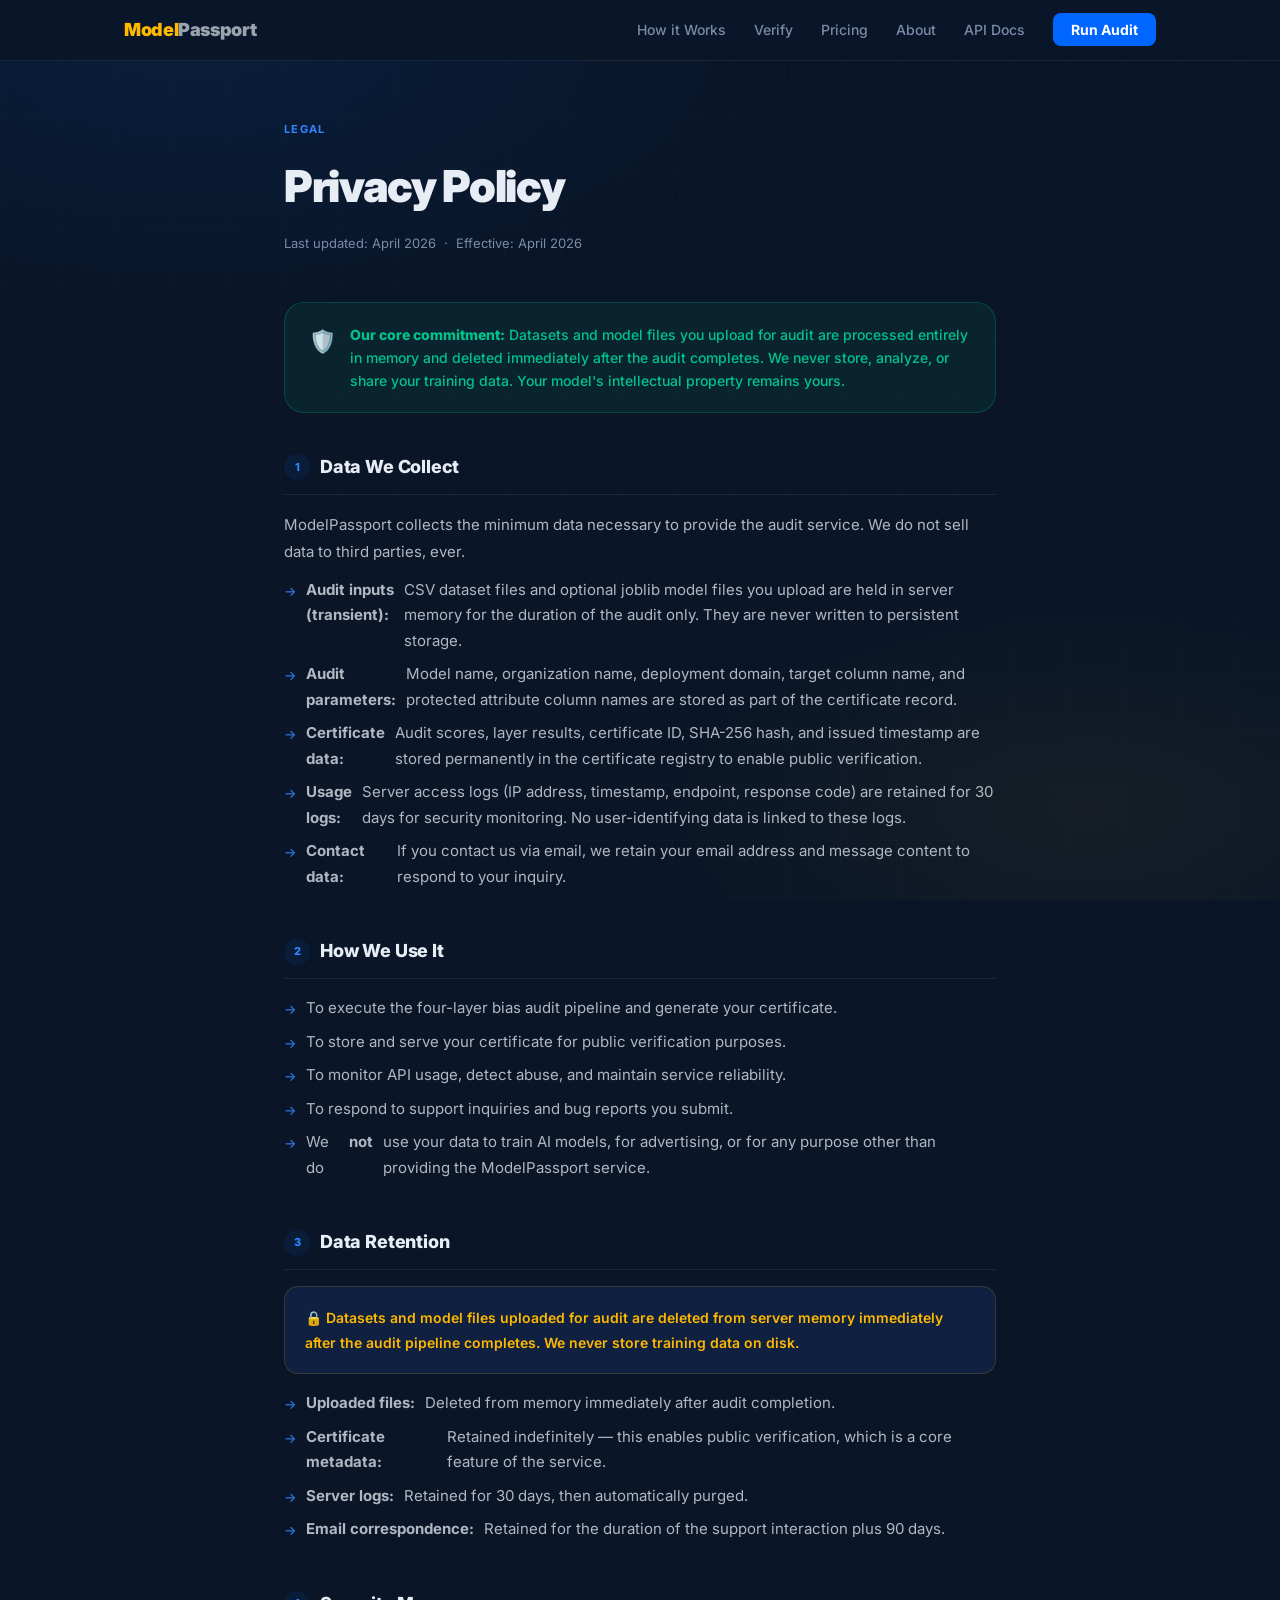
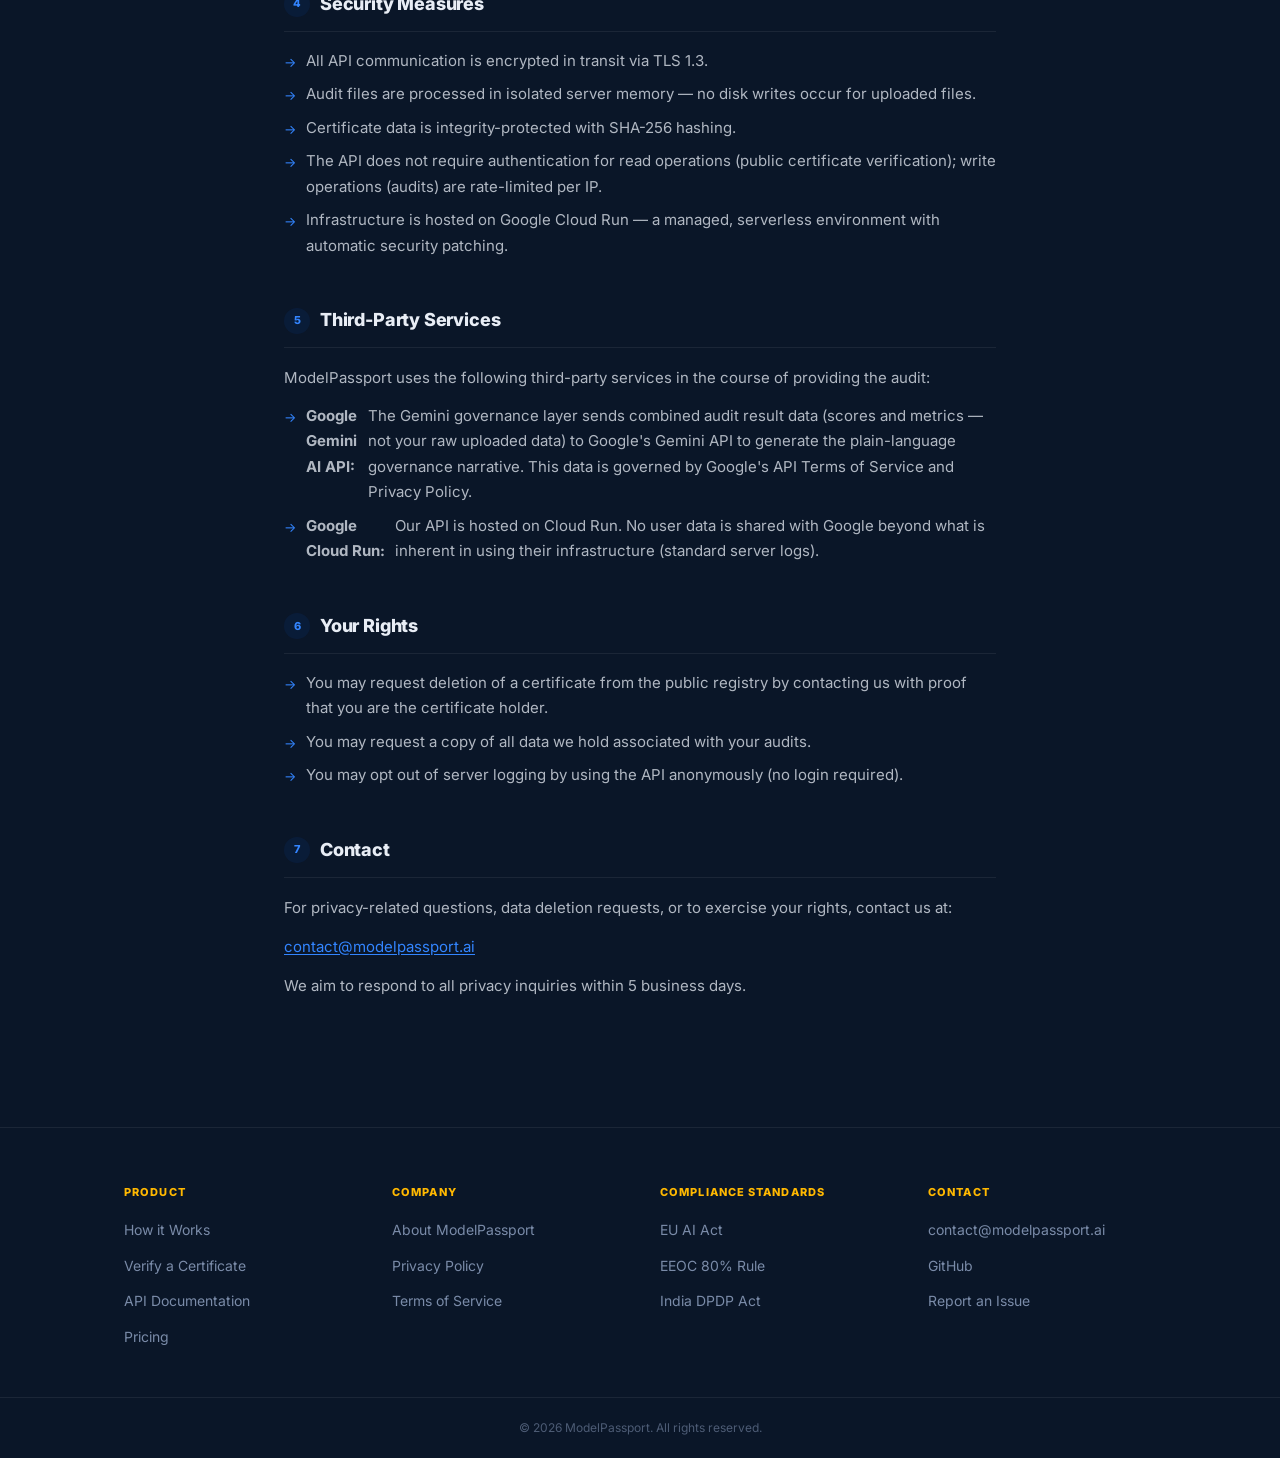
<file: frontend/privacy.html>
<!DOCTYPE html>
<html lang="en">

<head>
  <meta charset="UTF-8" />
  <meta name="viewport" content="width=device-width, initial-scale=1.0" />
  <title>Privacy Policy — ModelPassport</title>
  <meta name="description" content="ModelPassport Privacy Policy — how we collect, use, and protect your data. Datasets uploaded for audit are deleted immediately after processing." />

  <link rel="preconnect" href="https://fonts.googleapis.com" />
  <link rel="preconnect" href="https://fonts.gstatic.com" crossorigin />
  <link href="https://fonts.googleapis.com/css2?family=Inter:wght@300;400;500;600;700;800;900&family=JetBrains+Mono:wght@400;500;700&display=swap" rel="stylesheet" />

  <style>
    :root {
      --navy: #0A1628; --navy-light: #0D1F3C; --navy-card: #0F2040;
      --blue: #0066FF; --blue-glow: rgba(0,102,255,0.22); --blue-soft: rgba(0,102,255,0.08); --blue-light: #3385FF;
      --gold: #FFB800; --gold-glow: rgba(255,184,0,0.18); --gold-soft: rgba(255,184,0,0.07);
      --success: #00C48C; --success-bg: rgba(0,196,140,0.08);
      --fail: #FF4444; --fail-bg: rgba(255,68,68,0.08);
      --text: #E8EDF5; --text-muted: #7A8BA8; --border: rgba(255,255,255,0.07);
      --r-sm: 8px; --r: 14px; --r-lg: 20px;
      --ease: 0.25s cubic-bezier(.4,0,.2,1);
    }
    *, *::before, *::after { box-sizing: border-box; margin: 0; padding: 0; }
    html { scroll-behavior: smooth; -webkit-font-smoothing: antialiased; }
    body { font-family: 'Inter', sans-serif; background: var(--navy); color: var(--text); min-height: 100vh; overflow-x: hidden; line-height: 1.6; }
    ::selection { background: var(--blue); color: #fff; }

    body::before {
      content: ''; position: fixed; inset: 0; pointer-events: none; z-index: 0;
      background-image:
        radial-gradient(ellipse 80% 50% at 15% 5%, rgba(0,102,255,.09) 0%, transparent 60%),
        radial-gradient(ellipse 60% 40% at 85% 90%, rgba(255,184,0,.05) 0%, transparent 60%),
        linear-gradient(rgba(255,255,255,.013) 1px, transparent 1px),
        linear-gradient(90deg, rgba(255,255,255,.013) 1px, transparent 1px);
      background-size: 100% 100%, 100% 100%, 56px 56px, 56px 56px;
    }

    .site-nav { position: sticky; top: 0; z-index: 100; background: rgba(10,22,40,0.88); backdrop-filter: blur(20px); border-bottom: 1px solid var(--border); }
    .nav-inner { max-width: 1080px; margin: 0 auto; padding: 0 24px; display: flex; align-items: center; justify-content: space-between; height: 60px; position: relative; z-index: 1; }
    .nav-logo { font-size: 18px; font-weight: 900; color: var(--gold); text-decoration: none; letter-spacing: -.02em; }
    .nav-logo span { color: var(--text); opacity: .65; }
    .nav-links { display: flex; align-items: center; gap: 28px; list-style: none; }
    .nav-links a { font-size: 14px; font-weight: 500; color: var(--text-muted); text-decoration: none; transition: color var(--ease); }
    .nav-links a:hover { color: var(--text); }
    .nav-cta { padding: 8px 18px; background: var(--blue); border-radius: var(--r-sm); color: #fff !important; font-weight: 700 !important; }
    .nav-cta:hover { background: #0052cc !important; }

    .wrap { max-width: 760px; margin: 0 auto; padding: 0 24px; position: relative; z-index: 1; }
    .wrap--lg { max-width: 1080px; margin: 0 auto; padding: 0 24px; position: relative; z-index: 1; }

    /* Page header */
    .page-header { padding: 60px 0 48px; }
    .page-header__eyebrow { font-size: 11px; font-weight: 700; letter-spacing: .12em; text-transform: uppercase; color: var(--blue-light); margin-bottom: 12px; }
    .page-header h1 { font-size: clamp(28px, 4vw, 44px); font-weight: 900; letter-spacing: -.03em; margin-bottom: 12px; }
    .page-header__meta { font-size: 13px; color: var(--text-muted); }

    /* Key commitment banner */
    .commitment-banner {
      background: var(--success-bg); border: 1px solid rgba(0,196,140,.22);
      border-radius: var(--r-lg); padding: 20px 24px;
      display: flex; align-items: flex-start; gap: 14px; margin-bottom: 40px;
    }

    .commitment-banner__ico { font-size: 22px; flex-shrink: 0; margin-top: 1px; }
    .commitment-banner p { font-size: 14px; color: var(--success); font-weight: 500; line-height: 1.65; }
    .commitment-banner strong { font-weight: 800; }

    /* Content */
    .doc-content { padding-bottom: 80px; }

    .doc-section { margin-bottom: 48px; }

    .doc-section h2 {
      font-size: 18px; font-weight: 800; letter-spacing: -.01em;
      margin-bottom: 16px; padding-bottom: 12px;
      border-bottom: 1px solid var(--border);
      display: flex; align-items: center; gap: 10px;
    }

    .doc-section h2 .doc-h-num {
      width: 26px; height: 26px; border-radius: 50%;
      background: var(--blue-soft); color: var(--blue-light);
      font-size: 11px; font-weight: 800;
      display: flex; align-items: center; justify-content: center;
      flex-shrink: 0;
    }

    .doc-section p { font-size: 15px; color: rgba(232,237,245,.75); line-height: 1.8; margin-bottom: 12px; }
    .doc-section p:last-child { margin-bottom: 0; }

    .doc-section ul { list-style: none; display: flex; flex-direction: column; gap: 8px; margin-bottom: 12px; }
    .doc-section ul li { display: flex; align-items: flex-start; gap: 10px; font-size: 15px; color: rgba(232,237,245,.75); line-height: 1.7; }
    .doc-section ul li::before { content: '→'; color: var(--blue-light); flex-shrink: 0; font-size: 13px; margin-top: 3px; }

    .highlight-box {
      background: var(--navy-card); border: 1px solid rgba(255,184,0,.16);
      border-radius: var(--r); padding: 18px 20px; margin: 16px 0;
    }

    .highlight-box p { font-size: 14px; color: var(--gold); font-weight: 600; margin: 0; }

    a.inline-link { color: var(--blue-light); text-decoration: underline; text-underline-offset: 2px; }
    a.inline-link:hover { color: var(--blue); }

    .divider { height: 1px; background: var(--border); }

    /* Footer */
    .site-footer { border-top: 1px solid var(--border); padding: 56px 0 0; position: relative; z-index: 1; }
    .footer-grid { display: grid; grid-template-columns: repeat(4, 1fr); gap: 40px; padding-bottom: 48px; }
    .footer-col__title { font-size: 11px; font-weight: 800; letter-spacing: .1em; text-transform: uppercase; color: var(--gold); margin-bottom: 16px; }
    .footer-col ul { list-style: none; display: flex; flex-direction: column; gap: 10px; }
    .footer-col ul li a { font-size: 14px; color: var(--text-muted); text-decoration: none; transition: color var(--ease); }
    .footer-col ul li a:hover { color: var(--text); }
    .footer-bar { border-top: 1px solid var(--border); padding: 20px 0; text-align: center; }
    .footer-bar p { font-size: 12px; color: rgba(122,139,168,.6); }

    @media(max-width:580px) {
      .footer-grid { grid-template-columns: 1fr 1fr; gap: 28px; }
      .nav-links { display: none; }
    }
    @media(max-width:400px) { .footer-grid { grid-template-columns: 1fr; } }
  </style>
</head>

<body>

  <nav class="site-nav" role="navigation" aria-label="Main navigation">
    <div class="nav-inner">
      <a href="index.html" class="nav-logo" id="nav-logo">Model<span>Passport</span></a>
      <ul class="nav-links">
        <li><a href="how-it-works.html" id="nav-how">How it Works</a></li>
        <li><a href="verify.html" id="nav-verify">Verify</a></li>
        <li><a href="pricing.html" id="nav-pricing">Pricing</a></li>
        <li><a href="about.html" id="nav-about">About</a></li>
        <li><a href="api-docs.html" id="nav-api">API Docs</a></li>
        <li><a href="index.html" class="nav-cta" id="nav-run-audit">Run Audit</a></li>
      </ul>
    </div>
  </nav>

  <header>
    <div class="wrap">
      <div class="page-header">
        <div class="page-header__eyebrow">Legal</div>
        <h1>Privacy Policy</h1>
        <div class="page-header__meta">Last updated: April 2026 &nbsp;·&nbsp; Effective: April 2026</div>
      </div>
    </div>
  </header>

  <main>
    <div class="wrap">
      <div class="commitment-banner">
        <div class="commitment-banner__ico">🛡️</div>
        <p><strong>Our core commitment:</strong> Datasets and model files you upload for audit are processed entirely in memory and deleted immediately after the audit completes. We never store, analyze, or share your training data. Your model's intellectual property remains yours.</p>
      </div>

      <div class="doc-content">

        <section class="doc-section" id="section-collect">
          <h2><span class="doc-h-num">1</span> Data We Collect</h2>
          <p>ModelPassport collects the minimum data necessary to provide the audit service. We do not sell data to third parties, ever.</p>
          <ul>
            <li><strong>Audit inputs (transient):</strong> CSV dataset files and optional joblib model files you upload are held in server memory for the duration of the audit only. They are never written to persistent storage.</li>
            <li><strong>Audit parameters:</strong> Model name, organization name, deployment domain, target column name, and protected attribute column names are stored as part of the certificate record.</li>
            <li><strong>Certificate data:</strong> Audit scores, layer results, certificate ID, SHA-256 hash, and issued timestamp are stored permanently in the certificate registry to enable public verification.</li>
            <li><strong>Usage logs:</strong> Server access logs (IP address, timestamp, endpoint, response code) are retained for 30 days for security monitoring. No user-identifying data is linked to these logs.</li>
            <li><strong>Contact data:</strong> If you contact us via email, we retain your email address and message content to respond to your inquiry.</li>
          </ul>
        </section>

        <section class="doc-section" id="section-use">
          <h2><span class="doc-h-num">2</span> How We Use It</h2>
          <ul>
            <li>To execute the four-layer bias audit pipeline and generate your certificate.</li>
            <li>To store and serve your certificate for public verification purposes.</li>
            <li>To monitor API usage, detect abuse, and maintain service reliability.</li>
            <li>To respond to support inquiries and bug reports you submit.</li>
            <li>We do <strong>not</strong> use your data to train AI models, for advertising, or for any purpose other than providing the ModelPassport service.</li>
          </ul>
        </section>

        <section class="doc-section" id="section-retention">
          <h2><span class="doc-h-num">3</span> Data Retention</h2>
          <div class="highlight-box">
            <p>🔒 Datasets and model files uploaded for audit are deleted from server memory immediately after the audit pipeline completes. We never store training data on disk.</p>
          </div>
          <ul>
            <li><strong>Uploaded files:</strong> Deleted from memory immediately after audit completion.</li>
            <li><strong>Certificate metadata:</strong> Retained indefinitely — this enables public verification, which is a core feature of the service.</li>
            <li><strong>Server logs:</strong> Retained for 30 days, then automatically purged.</li>
            <li><strong>Email correspondence:</strong> Retained for the duration of the support interaction plus 90 days.</li>
          </ul>
        </section>

        <section class="doc-section" id="section-security">
          <h2><span class="doc-h-num">4</span> Security Measures</h2>
          <ul>
            <li>All API communication is encrypted in transit via TLS 1.3.</li>
            <li>Audit files are processed in isolated server memory — no disk writes occur for uploaded files.</li>
            <li>Certificate data is integrity-protected with SHA-256 hashing.</li>
            <li>The API does not require authentication for read operations (public certificate verification); write operations (audits) are rate-limited per IP.</li>
            <li>Infrastructure is hosted on Google Cloud Run — a managed, serverless environment with automatic security patching.</li>
          </ul>
        </section>

        <section class="doc-section" id="section-third-party">
          <h2><span class="doc-h-num">5</span> Third-Party Services</h2>
          <p>ModelPassport uses the following third-party services in the course of providing the audit:</p>
          <ul>
            <li><strong>Google Gemini AI API:</strong> The Gemini governance layer sends combined audit result data (scores and metrics — not your raw uploaded data) to Google's Gemini API to generate the plain-language governance narrative. This data is governed by Google's API Terms of Service and Privacy Policy.</li>
            <li><strong>Google Cloud Run:</strong> Our API is hosted on Cloud Run. No user data is shared with Google beyond what is inherent in using their infrastructure (standard server logs).</li>
          </ul>
        </section>

        <section class="doc-section" id="section-rights">
          <h2><span class="doc-h-num">6</span> Your Rights</h2>
          <ul>
            <li>You may request deletion of a certificate from the public registry by contacting us with proof that you are the certificate holder.</li>
            <li>You may request a copy of all data we hold associated with your audits.</li>
            <li>You may opt out of server logging by using the API anonymously (no login required).</li>
          </ul>
        </section>

        <section class="doc-section" id="section-contact">
          <h2><span class="doc-h-num">7</span> Contact</h2>
          <p>For privacy-related questions, data deletion requests, or to exercise your rights, contact us at:</p>
          <p><a href="mailto:contact@modelpassport.ai" class="inline-link">contact@modelpassport.ai</a></p>
          <p>We aim to respond to all privacy inquiries within 5 business days.</p>
        </section>

      </div>
    </div>
  </main>

  <footer class="site-footer">
    <div class="wrap--lg">
      <div class="footer-grid">
        <div class="footer-col">
          <div class="footer-col__title">Product</div>
          <ul>
            <li><a href="how-it-works.html">How it Works</a></li>
            <li><a href="verify.html">Verify a Certificate</a></li>
            <li><a href="api-docs.html">API Documentation</a></li>
            <li><a href="pricing.html">Pricing</a></li>
          </ul>
        </div>
        <div class="footer-col">
          <div class="footer-col__title">Company</div>
          <ul>
            <li><a href="about.html">About ModelPassport</a></li>
            <li><a href="privacy.html">Privacy Policy</a></li>
            <li><a href="terms.html">Terms of Service</a></li>
          </ul>
        </div>
        <div class="footer-col">
          <div class="footer-col__title">Compliance Standards</div>
          <ul>
            <li><a href="#">EU AI Act</a></li>
            <li><a href="#">EEOC 80% Rule</a></li>
            <li><a href="#">India DPDP Act</a></li>
          </ul>
        </div>
        <div class="footer-col">
          <div class="footer-col__title">Contact</div>
          <ul>
            <li><a href="mailto:contact@modelpassport.ai">contact@modelpassport.ai</a></li>
            <li><a href="https://github.com/Skully232" target="_blank" rel="noopener">GitHub</a></li>
            <li><a href="#">Report an Issue</a></li>
          </ul>
        </div>
      </div>
    </div>
    <div class="footer-bar">
      <div class="wrap--lg">
        <p>&copy; 2026 ModelPassport. All rights reserved.</p>
      </div>
    </div>
  </footer>

</body>
</html>
</file>
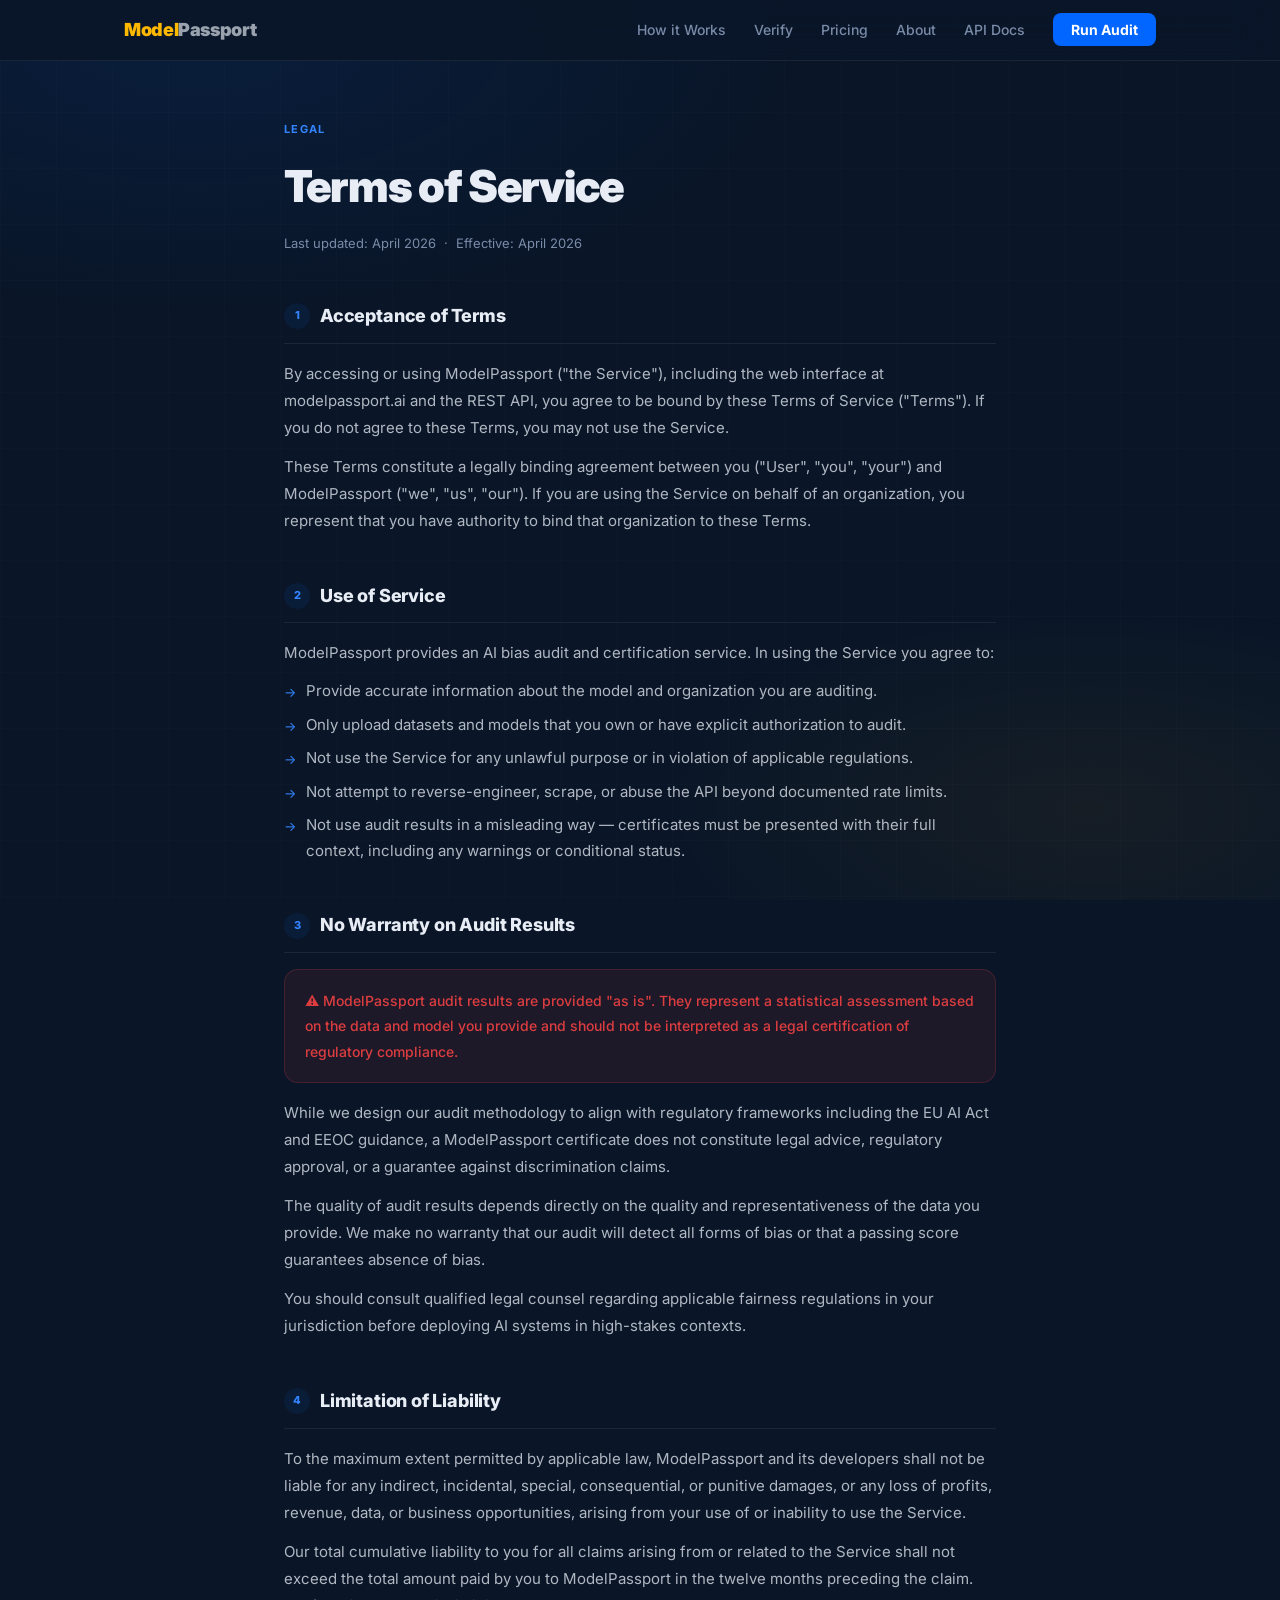
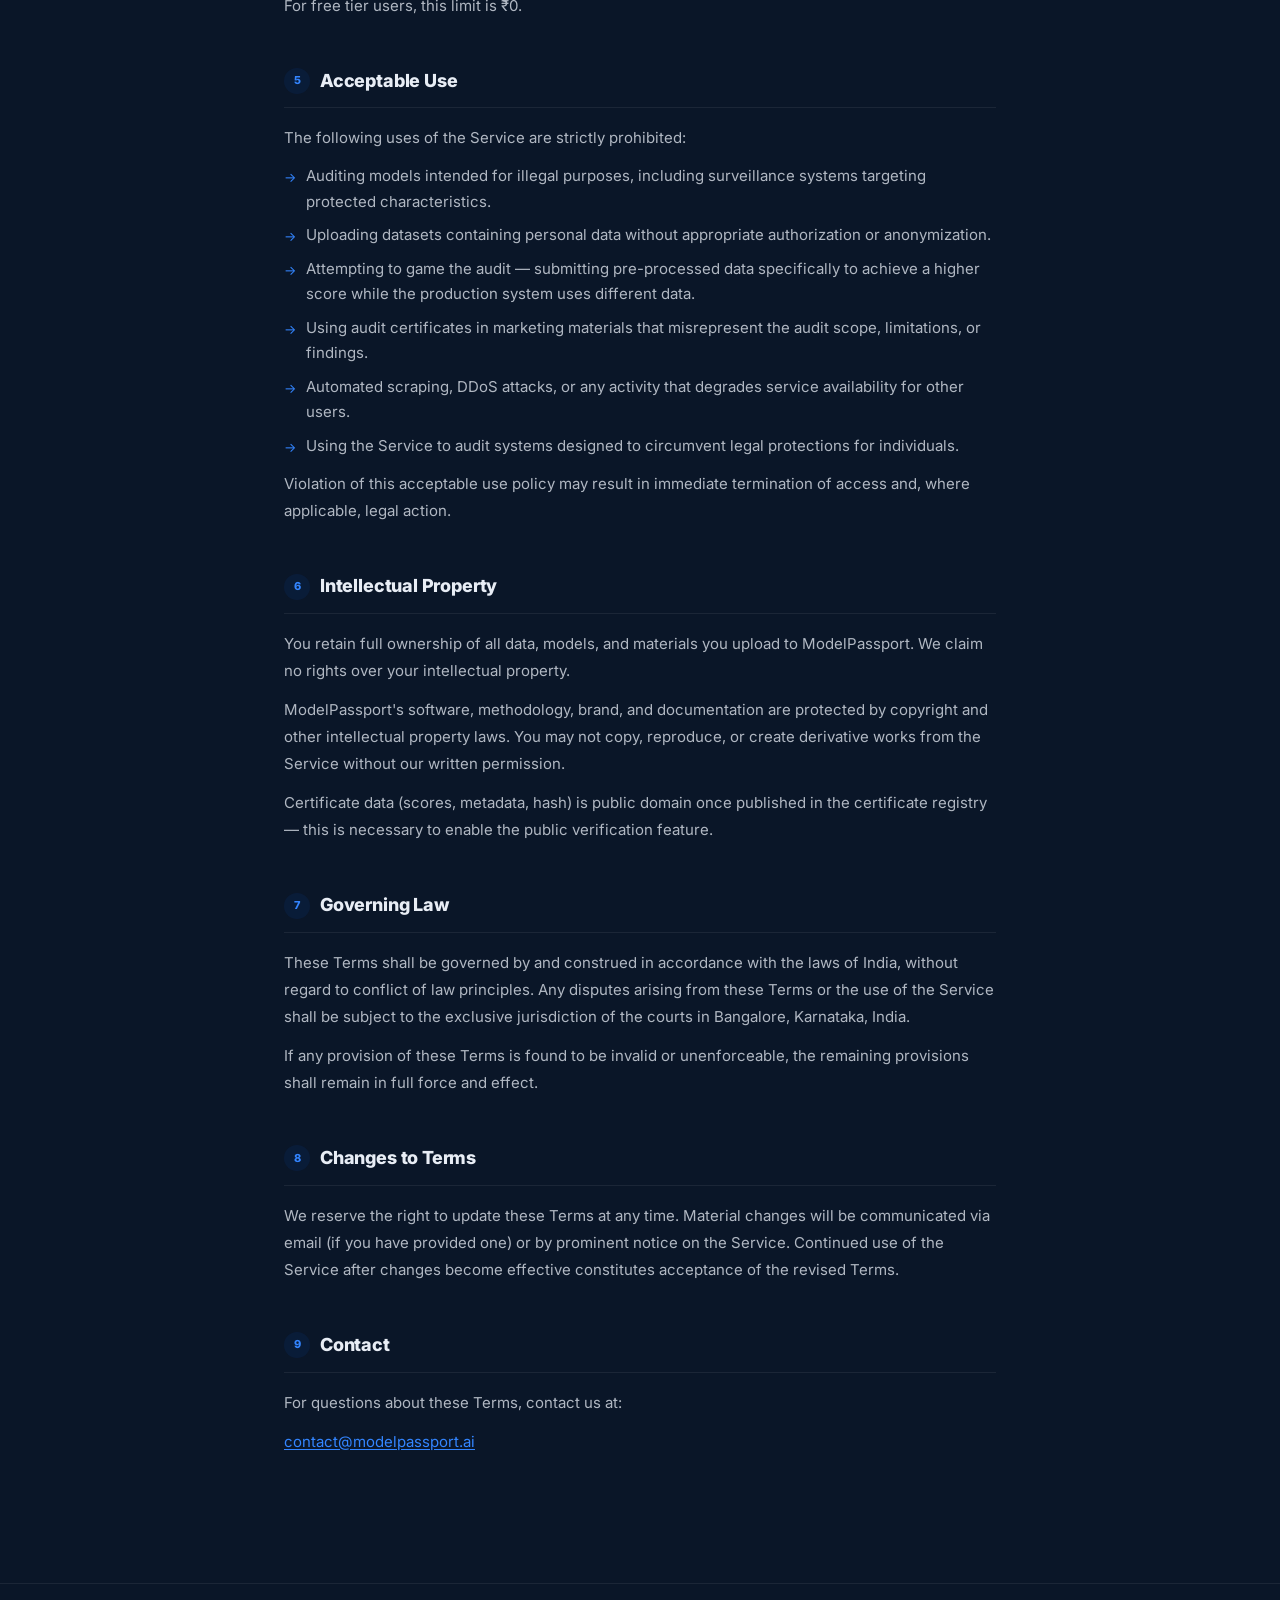
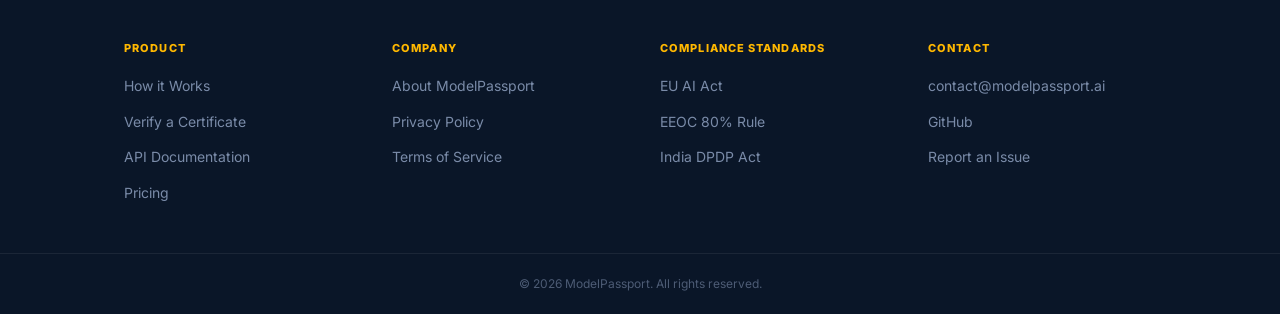
<file: frontend/terms.html>
<!DOCTYPE html>
<html lang="en">

<head>
  <meta charset="UTF-8" />
  <meta name="viewport" content="width=device-width, initial-scale=1.0" />
  <title>Terms of Service — ModelPassport</title>
  <meta name="description" content="ModelPassport Terms of Service — acceptable use, limitations of liability, and governing law for the AI bias certification platform." />

  <link rel="preconnect" href="https://fonts.googleapis.com" />
  <link rel="preconnect" href="https://fonts.gstatic.com" crossorigin />
  <link href="https://fonts.googleapis.com/css2?family=Inter:wght@300;400;500;600;700;800;900&family=JetBrains+Mono:wght@400;500;700&display=swap" rel="stylesheet" />

  <style>
    :root {
      --navy: #0A1628; --navy-light: #0D1F3C; --navy-card: #0F2040;
      --blue: #0066FF; --blue-glow: rgba(0,102,255,0.22); --blue-soft: rgba(0,102,255,0.08); --blue-light: #3385FF;
      --gold: #FFB800; --gold-glow: rgba(255,184,0,0.18); --gold-soft: rgba(255,184,0,0.07);
      --success: #00C48C; --success-bg: rgba(0,196,140,0.08);
      --fail: #FF4444; --fail-bg: rgba(255,68,68,0.08);
      --text: #E8EDF5; --text-muted: #7A8BA8; --border: rgba(255,255,255,0.07);
      --r-sm: 8px; --r: 14px; --r-lg: 20px;
      --ease: 0.25s cubic-bezier(.4,0,.2,1);
    }
    *, *::before, *::after { box-sizing: border-box; margin: 0; padding: 0; }
    html { scroll-behavior: smooth; -webkit-font-smoothing: antialiased; }
    body { font-family: 'Inter', sans-serif; background: var(--navy); color: var(--text); min-height: 100vh; overflow-x: hidden; line-height: 1.6; }
    ::selection { background: var(--blue); color: #fff; }
    body::before {
      content: ''; position: fixed; inset: 0; pointer-events: none; z-index: 0;
      background-image:
        radial-gradient(ellipse 80% 50% at 15% 5%, rgba(0,102,255,.09) 0%, transparent 60%),
        radial-gradient(ellipse 60% 40% at 85% 90%, rgba(255,184,0,.05) 0%, transparent 60%),
        linear-gradient(rgba(255,255,255,.013) 1px, transparent 1px),
        linear-gradient(90deg, rgba(255,255,255,.013) 1px, transparent 1px);
      background-size: 100% 100%, 100% 100%, 56px 56px, 56px 56px;
    }
    .site-nav { position: sticky; top: 0; z-index: 100; background: rgba(10,22,40,0.88); backdrop-filter: blur(20px); border-bottom: 1px solid var(--border); }
    .nav-inner { max-width: 1080px; margin: 0 auto; padding: 0 24px; display: flex; align-items: center; justify-content: space-between; height: 60px; position: relative; z-index: 1; }
    .nav-logo { font-size: 18px; font-weight: 900; color: var(--gold); text-decoration: none; letter-spacing: -.02em; }
    .nav-logo span { color: var(--text); opacity: .65; }
    .nav-links { display: flex; align-items: center; gap: 28px; list-style: none; }
    .nav-links a { font-size: 14px; font-weight: 500; color: var(--text-muted); text-decoration: none; transition: color var(--ease); }
    .nav-links a:hover { color: var(--text); }
    .nav-cta { padding: 8px 18px; background: var(--blue); border-radius: var(--r-sm); color: #fff !important; font-weight: 700 !important; }
    .nav-cta:hover { background: #0052cc !important; }
    .wrap { max-width: 760px; margin: 0 auto; padding: 0 24px; position: relative; z-index: 1; }
    .wrap--lg { max-width: 1080px; margin: 0 auto; padding: 0 24px; position: relative; z-index: 1; }

    .page-header { padding: 60px 0 48px; }
    .page-header__eyebrow { font-size: 11px; font-weight: 700; letter-spacing: .12em; text-transform: uppercase; color: var(--blue-light); margin-bottom: 12px; }
    .page-header h1 { font-size: clamp(28px, 4vw, 44px); font-weight: 900; letter-spacing: -.03em; margin-bottom: 12px; }
    .page-header__meta { font-size: 13px; color: var(--text-muted); }

    .doc-content { padding-bottom: 80px; }
    .doc-section { margin-bottom: 48px; }
    .doc-section h2 { font-size: 18px; font-weight: 800; letter-spacing: -.01em; margin-bottom: 16px; padding-bottom: 12px; border-bottom: 1px solid var(--border); display: flex; align-items: center; gap: 10px; }
    .doc-section h2 .doc-h-num { width: 26px; height: 26px; border-radius: 50%; background: var(--blue-soft); color: var(--blue-light); font-size: 11px; font-weight: 800; display: flex; align-items: center; justify-content: center; flex-shrink: 0; }
    .doc-section p { font-size: 15px; color: rgba(232,237,245,.75); line-height: 1.8; margin-bottom: 12px; }
    .doc-section p:last-child { margin-bottom: 0; }
    .doc-section ul { list-style: none; display: flex; flex-direction: column; gap: 8px; margin-bottom: 12px; }
    .doc-section ul li { display: flex; align-items: flex-start; gap: 10px; font-size: 15px; color: rgba(232,237,245,.75); line-height: 1.7; }
    .doc-section ul li::before { content: '→'; color: var(--blue-light); flex-shrink: 0; font-size: 13px; margin-top: 3px; }

    .warning-box { background: var(--fail-bg); border: 1px solid rgba(255,68,68,.18); border-radius: var(--r); padding: 18px 20px; margin: 16px 0; }
    .warning-box p { font-size: 14px; color: rgba(255,68,68,.85); font-weight: 500; margin: 0; }

    a.inline-link { color: var(--blue-light); text-decoration: underline; text-underline-offset: 2px; }
    a.inline-link:hover { color: var(--blue); }

    .site-footer { border-top: 1px solid var(--border); padding: 56px 0 0; position: relative; z-index: 1; }
    .footer-grid { display: grid; grid-template-columns: repeat(4, 1fr); gap: 40px; padding-bottom: 48px; }
    .footer-col__title { font-size: 11px; font-weight: 800; letter-spacing: .1em; text-transform: uppercase; color: var(--gold); margin-bottom: 16px; }
    .footer-col ul { list-style: none; display: flex; flex-direction: column; gap: 10px; }
    .footer-col ul li a { font-size: 14px; color: var(--text-muted); text-decoration: none; transition: color var(--ease); }
    .footer-col ul li a:hover { color: var(--text); }
    .footer-bar { border-top: 1px solid var(--border); padding: 20px 0; text-align: center; }
    .footer-bar p { font-size: 12px; color: rgba(122,139,168,.6); }

    @media(max-width:580px) { .footer-grid { grid-template-columns: 1fr 1fr; gap: 28px; } .nav-links { display: none; } }
    @media(max-width:400px) { .footer-grid { grid-template-columns: 1fr; } }
  </style>
</head>

<body>

  <nav class="site-nav" role="navigation" aria-label="Main navigation">
    <div class="nav-inner">
      <a href="index.html" class="nav-logo" id="nav-logo">Model<span>Passport</span></a>
      <ul class="nav-links">
        <li><a href="how-it-works.html" id="nav-how">How it Works</a></li>
        <li><a href="verify.html" id="nav-verify">Verify</a></li>
        <li><a href="pricing.html" id="nav-pricing">Pricing</a></li>
        <li><a href="about.html" id="nav-about">About</a></li>
        <li><a href="api-docs.html" id="nav-api">API Docs</a></li>
        <li><a href="index.html" class="nav-cta" id="nav-run-audit">Run Audit</a></li>
      </ul>
    </div>
  </nav>

  <header>
    <div class="wrap">
      <div class="page-header">
        <div class="page-header__eyebrow">Legal</div>
        <h1>Terms of Service</h1>
        <div class="page-header__meta">Last updated: April 2026 &nbsp;·&nbsp; Effective: April 2026</div>
      </div>
    </div>
  </header>

  <main>
    <div class="wrap">
      <div class="doc-content">

        <section class="doc-section" id="section-acceptance">
          <h2><span class="doc-h-num">1</span> Acceptance of Terms</h2>
          <p>By accessing or using ModelPassport ("the Service"), including the web interface at modelpassport.ai and the REST API, you agree to be bound by these Terms of Service ("Terms"). If you do not agree to these Terms, you may not use the Service.</p>
          <p>These Terms constitute a legally binding agreement between you ("User", "you", "your") and ModelPassport ("we", "us", "our"). If you are using the Service on behalf of an organization, you represent that you have authority to bind that organization to these Terms.</p>
        </section>

        <section class="doc-section" id="section-use">
          <h2><span class="doc-h-num">2</span> Use of Service</h2>
          <p>ModelPassport provides an AI bias audit and certification service. In using the Service you agree to:</p>
          <ul>
            <li>Provide accurate information about the model and organization you are auditing.</li>
            <li>Only upload datasets and models that you own or have explicit authorization to audit.</li>
            <li>Not use the Service for any unlawful purpose or in violation of applicable regulations.</li>
            <li>Not attempt to reverse-engineer, scrape, or abuse the API beyond documented rate limits.</li>
            <li>Not use audit results in a misleading way — certificates must be presented with their full context, including any warnings or conditional status.</li>
          </ul>
        </section>

        <section class="doc-section" id="section-warranty">
          <h2><span class="doc-h-num">3</span> No Warranty on Audit Results</h2>
          <div class="warning-box">
            <p>⚠️ ModelPassport audit results are provided "as is". They represent a statistical assessment based on the data and model you provide and should not be interpreted as a legal certification of regulatory compliance.</p>
          </div>
          <p>While we design our audit methodology to align with regulatory frameworks including the EU AI Act and EEOC guidance, a ModelPassport certificate does not constitute legal advice, regulatory approval, or a guarantee against discrimination claims.</p>
          <p>The quality of audit results depends directly on the quality and representativeness of the data you provide. We make no warranty that our audit will detect all forms of bias or that a passing score guarantees absence of bias.</p>
          <p>You should consult qualified legal counsel regarding applicable fairness regulations in your jurisdiction before deploying AI systems in high-stakes contexts.</p>
        </section>

        <section class="doc-section" id="section-liability">
          <h2><span class="doc-h-num">4</span> Limitation of Liability</h2>
          <p>To the maximum extent permitted by applicable law, ModelPassport and its developers shall not be liable for any indirect, incidental, special, consequential, or punitive damages, or any loss of profits, revenue, data, or business opportunities, arising from your use of or inability to use the Service.</p>
          <p>Our total cumulative liability to you for all claims arising from or related to the Service shall not exceed the total amount paid by you to ModelPassport in the twelve months preceding the claim. For free tier users, this limit is ₹0.</p>
        </section>

        <section class="doc-section" id="section-acceptable">
          <h2><span class="doc-h-num">5</span> Acceptable Use</h2>
          <p>The following uses of the Service are strictly prohibited:</p>
          <ul>
            <li>Auditing models intended for illegal purposes, including surveillance systems targeting protected characteristics.</li>
            <li>Uploading datasets containing personal data without appropriate authorization or anonymization.</li>
            <li>Attempting to game the audit — submitting pre-processed data specifically to achieve a higher score while the production system uses different data.</li>
            <li>Using audit certificates in marketing materials that misrepresent the audit scope, limitations, or findings.</li>
            <li>Automated scraping, DDoS attacks, or any activity that degrades service availability for other users.</li>
            <li>Using the Service to audit systems designed to circumvent legal protections for individuals.</li>
          </ul>
          <p>Violation of this acceptable use policy may result in immediate termination of access and, where applicable, legal action.</p>
        </section>

        <section class="doc-section" id="section-intellectual">
          <h2><span class="doc-h-num">6</span> Intellectual Property</h2>
          <p>You retain full ownership of all data, models, and materials you upload to ModelPassport. We claim no rights over your intellectual property.</p>
          <p>ModelPassport's software, methodology, brand, and documentation are protected by copyright and other intellectual property laws. You may not copy, reproduce, or create derivative works from the Service without our written permission.</p>
          <p>Certificate data (scores, metadata, hash) is public domain once published in the certificate registry — this is necessary to enable the public verification feature.</p>
        </section>

        <section class="doc-section" id="section-governing">
          <h2><span class="doc-h-num">7</span> Governing Law</h2>
          <p>These Terms shall be governed by and construed in accordance with the laws of India, without regard to conflict of law principles. Any disputes arising from these Terms or the use of the Service shall be subject to the exclusive jurisdiction of the courts in Bangalore, Karnataka, India.</p>
          <p>If any provision of these Terms is found to be invalid or unenforceable, the remaining provisions shall remain in full force and effect.</p>
        </section>

        <section class="doc-section" id="section-changes">
          <h2><span class="doc-h-num">8</span> Changes to Terms</h2>
          <p>We reserve the right to update these Terms at any time. Material changes will be communicated via email (if you have provided one) or by prominent notice on the Service. Continued use of the Service after changes become effective constitutes acceptance of the revised Terms.</p>
        </section>

        <section class="doc-section" id="section-contact-terms">
          <h2><span class="doc-h-num">9</span> Contact</h2>
          <p>For questions about these Terms, contact us at:</p>
          <p><a href="mailto:contact@modelpassport.ai" class="inline-link">contact@modelpassport.ai</a></p>
        </section>

      </div>
    </div>
  </main>

  <footer class="site-footer">
    <div class="wrap--lg">
      <div class="footer-grid">
        <div class="footer-col">
          <div class="footer-col__title">Product</div>
          <ul>
            <li><a href="how-it-works.html">How it Works</a></li>
            <li><a href="verify.html">Verify a Certificate</a></li>
            <li><a href="api-docs.html">API Documentation</a></li>
            <li><a href="pricing.html">Pricing</a></li>
          </ul>
        </div>
        <div class="footer-col">
          <div class="footer-col__title">Company</div>
          <ul>
            <li><a href="about.html">About ModelPassport</a></li>
            <li><a href="privacy.html">Privacy Policy</a></li>
            <li><a href="terms.html">Terms of Service</a></li>
          </ul>
        </div>
        <div class="footer-col">
          <div class="footer-col__title">Compliance Standards</div>
          <ul>
            <li><a href="#">EU AI Act</a></li>
            <li><a href="#">EEOC 80% Rule</a></li>
            <li><a href="#">India DPDP Act</a></li>
          </ul>
        </div>
        <div class="footer-col">
          <div class="footer-col__title">Contact</div>
          <ul>
            <li><a href="mailto:contact@modelpassport.ai">contact@modelpassport.ai</a></li>
            <li><a href="https://github.com/Skully232" target="_blank" rel="noopener">GitHub</a></li>
            <li><a href="#">Report an Issue</a></li>
          </ul>
        </div>
      </div>
    </div>
    <div class="footer-bar">
      <div class="wrap--lg">
        <p>&copy; 2026 ModelPassport. All rights reserved.</p>
      </div>
    </div>
  </footer>

</body>
</html>
</file>
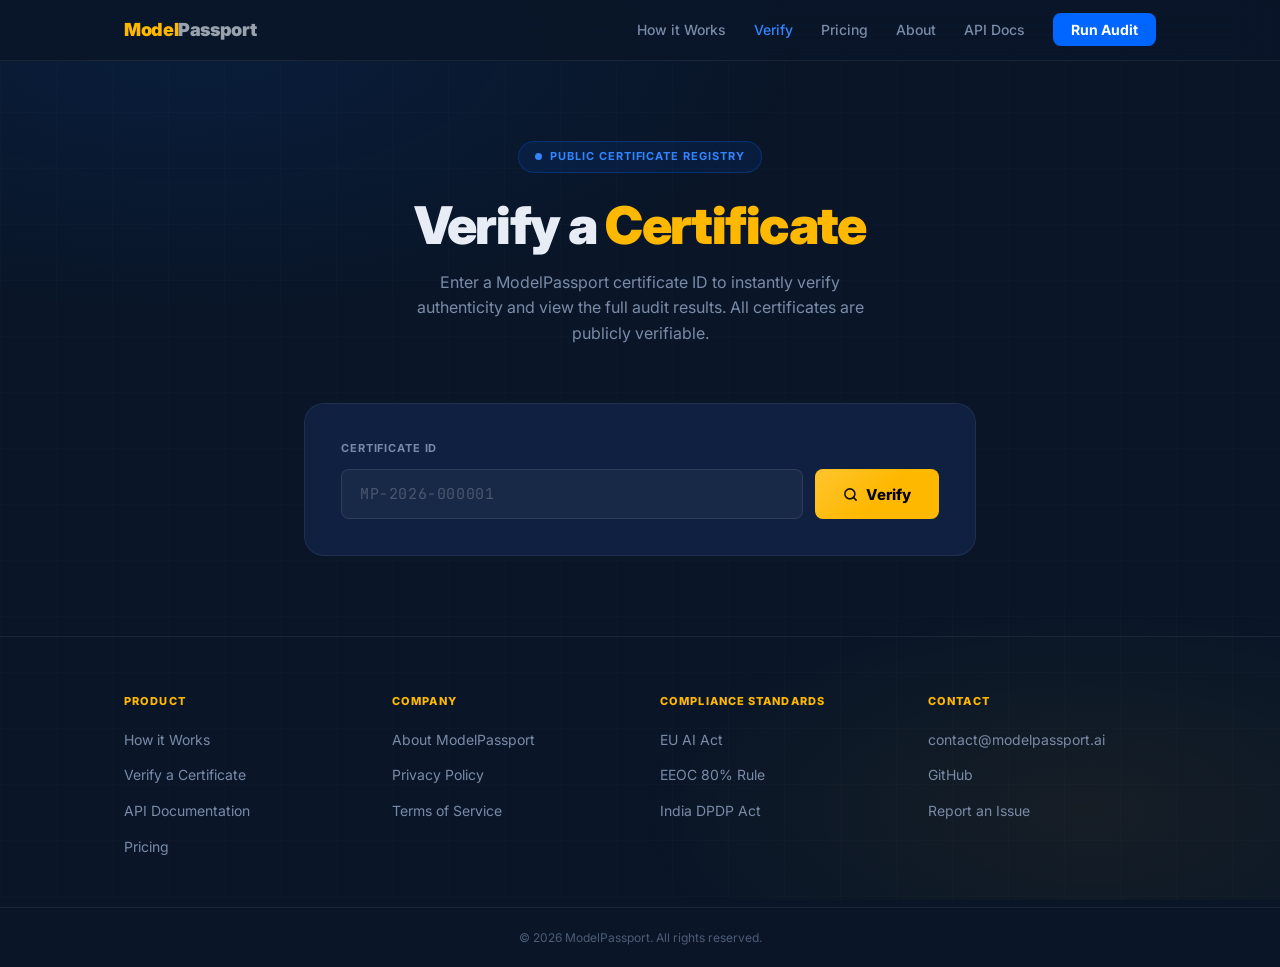
<file: frontend/verify.html>
<!DOCTYPE html>
<html lang="en">

<head>
  <meta charset="UTF-8" />
  <meta name="viewport" content="width=device-width, initial-scale=1.0" />
  <title>Verify a Certificate — ModelPassport</title>
  <meta name="description" content="Verify the authenticity of an AI bias audit certificate issued by ModelPassport. Enter the certificate ID to view full audit results." />

  <link rel="preconnect" href="https://fonts.googleapis.com" />
  <link rel="preconnect" href="https://fonts.gstatic.com" crossorigin />
  <link href="https://fonts.googleapis.com/css2?family=Inter:wght@300;400;500;600;700;800;900&family=JetBrains+Mono:wght@400;500;700&display=swap" rel="stylesheet" />

  <style>
    /* ─── Design Tokens ─────────────────────────────── */
    :root {
      --navy: #0A1628;
      --navy-light: #0D1F3C;
      --navy-card: #0F2040;
      --blue: #0066FF;
      --blue-glow: rgba(0, 102, 255, 0.22);
      --blue-soft: rgba(0, 102, 255, 0.08);
      --blue-light: #3385FF;
      --gold: #FFB800;
      --gold-glow: rgba(255, 184, 0, 0.18);
      --gold-soft: rgba(255, 184, 0, 0.07);
      --success: #00C48C;
      --success-bg: rgba(0, 196, 140, 0.08);
      --fail: #FF4444;
      --fail-bg: rgba(255, 68, 68, 0.08);
      --text: #E8EDF5;
      --text-muted: #7A8BA8;
      --border: rgba(255, 255, 255, 0.07);
      --r-sm: 8px;
      --r: 14px;
      --r-lg: 20px;
      --ease: 0.25s cubic-bezier(.4, 0, .2, 1);
    }

    *, *::before, *::after { box-sizing: border-box; margin: 0; padding: 0; }

    html { scroll-behavior: smooth; -webkit-font-smoothing: antialiased; }

    body {
      font-family: 'Inter', sans-serif;
      background: var(--navy);
      color: var(--text);
      min-height: 100vh;
      overflow-x: hidden;
      line-height: 1.6;
    }

    ::selection { background: var(--blue); color: #fff; }

    body::before {
      content: '';
      position: fixed;
      inset: 0;
      pointer-events: none;
      z-index: 0;
      background-image:
        radial-gradient(ellipse 80% 50% at 15% 5%, rgba(0, 102, 255, .09) 0%, transparent 60%),
        radial-gradient(ellipse 60% 40% at 85% 90%, rgba(255, 184, 0, .05) 0%, transparent 60%),
        linear-gradient(rgba(255, 255, 255, .013) 1px, transparent 1px),
        linear-gradient(90deg, rgba(255, 255, 255, .013) 1px, transparent 1px);
      background-size: 100% 100%, 100% 100%, 56px 56px, 56px 56px;
    }

    /* ─── Nav ─────────────────────────────────────────── */
    .site-nav {
      position: sticky;
      top: 0;
      z-index: 100;
      background: rgba(10, 22, 40, 0.88);
      backdrop-filter: blur(20px);
      border-bottom: 1px solid var(--border);
    }

    .nav-inner {
      max-width: 1080px;
      margin: 0 auto;
      padding: 0 24px;
      display: flex;
      align-items: center;
      justify-content: space-between;
      height: 60px;
      position: relative;
      z-index: 1;
    }

    .nav-logo {
      font-size: 18px;
      font-weight: 900;
      color: var(--gold);
      text-decoration: none;
      letter-spacing: -.02em;
    }

    .nav-logo span { color: var(--text); opacity: .65; }

    .nav-links {
      display: flex;
      align-items: center;
      gap: 28px;
      list-style: none;
    }

    .nav-links a {
      font-size: 14px;
      font-weight: 500;
      color: var(--text-muted);
      text-decoration: none;
      transition: color var(--ease);
    }

    .nav-links a:hover { color: var(--text); }
    .nav-links a.active { color: var(--blue-light); }

    .nav-cta {
      padding: 8px 18px;
      background: var(--blue);
      border-radius: var(--r-sm);
      color: #fff !important;
      font-weight: 700 !important;
      transition: background var(--ease), box-shadow var(--ease) !important;
    }

    .nav-cta:hover { background: #0052cc !important; box-shadow: 0 0 20px var(--blue-glow); }

    /* ─── Layout ─────────────────────────────────────── */
    .wrap { max-width: 720px; margin: 0 auto; padding: 0 24px; position: relative; z-index: 1; }
    .wrap--lg { max-width: 1080px; margin: 0 auto; padding: 0 24px; position: relative; z-index: 1; }

    /* ─── Hero ────────────────────────────────────────── */
    .hero {
      padding: 80px 0 56px;
      text-align: center;
    }

    .hero__pill {
      display: inline-flex;
      align-items: center;
      gap: 8px;
      background: rgba(0, 102, 255, .1);
      border: 1px solid rgba(0, 102, 255, .28);
      border-radius: 100px;
      padding: 6px 16px;
      font-size: 11px;
      font-weight: 700;
      letter-spacing: .09em;
      text-transform: uppercase;
      color: var(--blue-light);
      margin-bottom: 24px;
    }

    .hero__pill-dot {
      width: 7px; height: 7px;
      border-radius: 50%;
      background: var(--blue-light);
      animation: blink 2s ease-in-out infinite;
    }

    @keyframes blink {
      0%, 100% { opacity: 1; transform: scale(1); }
      50% { opacity: .4; transform: scale(.75); }
    }

    .hero h1 {
      font-size: clamp(32px, 5vw, 52px);
      font-weight: 900;
      letter-spacing: -.03em;
      line-height: 1.1;
      margin-bottom: 16px;
    }

    .hero h1 span { color: var(--gold); }

    .hero__sub {
      font-size: 16px;
      color: var(--text-muted);
      max-width: 480px;
      margin: 0 auto;
    }

    /* ─── Search card ─────────────────────────────────── */
    .search-card {
      background: var(--navy-card);
      border: 1px solid var(--border);
      border-radius: var(--r-lg);
      padding: 36px;
      backdrop-filter: blur(10px);
      margin-bottom: 32px;
    }

    .search-card__lbl {
      font-size: 11px;
      font-weight: 700;
      letter-spacing: .08em;
      text-transform: uppercase;
      color: var(--text-muted);
      margin-bottom: 12px;
    }

    .search-row {
      display: flex;
      gap: 12px;
    }

    .search-input {
      flex: 1;
      background: rgba(255, 255, 255, .038);
      border: 1px solid rgba(255, 255, 255, .09);
      border-radius: var(--r-sm);
      padding: 14px 18px;
      color: var(--text);
      font-family: 'JetBrains Mono', monospace;
      font-size: 15px;
      font-weight: 500;
      outline: none;
      transition: border-color var(--ease), box-shadow var(--ease);
      letter-spacing: .04em;
    }

    .search-input::placeholder { color: rgba(255, 255, 255, .22); font-weight: 400; }

    .search-input:focus {
      border-color: var(--blue);
      box-shadow: 0 0 0 3px var(--blue-glow);
    }

    .btn-verify {
      padding: 14px 28px;
      background: var(--gold);
      border: none;
      border-radius: var(--r-sm);
      color: #000;
      font-family: 'Inter', sans-serif;
      font-size: 15px;
      font-weight: 800;
      cursor: pointer;
      display: flex;
      align-items: center;
      gap: 8px;
      white-space: nowrap;
      position: relative;
      overflow: hidden;
      transition: background var(--ease), transform var(--ease), box-shadow var(--ease);
    }

    .btn-verify::before {
      content: '';
      position: absolute;
      inset: 0;
      background: linear-gradient(135deg, rgba(255,255,255,.18) 0%, transparent 55%);
    }

    .btn-verify:hover {
      background: #ffc527;
      transform: translateY(-1px);
      box-shadow: 0 8px 30px var(--gold-glow);
    }

    .btn-verify:active { transform: none; }

    .btn-verify:disabled {
      opacity: .6;
      cursor: not-allowed;
      transform: none;
    }

    /* ─── Loading ─────────────────────────────────────── */
    .loading-state {
      display: none;
      flex-direction: column;
      align-items: center;
      gap: 16px;
      padding: 40px;
      background: var(--navy-card);
      border: 1px solid var(--border);
      border-radius: var(--r-lg);
      text-align: center;
    }

    .loading-state.on { display: flex; }

    .spinner {
      width: 52px; height: 52px;
    }

    .spinner svg {
      width: 52px; height: 52px;
      animation: spin 1.15s linear infinite;
    }

    @keyframes spin { to { transform: rotate(360deg); } }

    .spin-track { fill: none; stroke: rgba(0, 102, 255, .14); stroke-width: 3.5; }
    .spin-arc {
      fill: none;
      stroke: var(--blue);
      stroke-width: 3.5;
      stroke-linecap: round;
      stroke-dasharray: 120;
      stroke-dashoffset: 30;
      filter: drop-shadow(0 0 5px var(--blue));
    }

    .loading-txt {
      font-size: 15px;
      color: var(--text-muted);
      font-weight: 500;
    }

    /* ─── Error state ─────────────────────────────────── */
    .error-state {
      display: none;
      background: var(--fail-bg);
      border: 1px solid rgba(255, 68, 68, .28);
      border-radius: var(--r-lg);
      padding: 28px 32px;
      margin-bottom: 20px;
    }

    .error-state.on { display: block; }

    .error-state__icon { font-size: 28px; margin-bottom: 12px; }

    .error-state h3 {
      font-size: 18px;
      font-weight: 800;
      color: var(--fail);
      margin-bottom: 8px;
    }

    .error-state p {
      font-size: 14px;
      color: var(--text-muted);
    }

    /* ─── Results ─────────────────────────────────────── */
    #verifyResults {
      display: none;
      animation: slideUp .5s ease both;
    }

    #verifyResults.on { display: block; }

    @keyframes slideUp {
      from { opacity: 0; transform: translateY(18px); }
      to { opacity: 1; transform: translateY(0); }
    }

    /* Status banner */
    .status-banner {
      display: flex;
      align-items: center;
      gap: 18px;
      padding: 24px 28px;
      border-radius: var(--r-lg);
      border: 1px solid;
      margin-bottom: 24px;
      position: relative;
      overflow: hidden;
    }

    .status-banner::before {
      content: '';
      position: absolute;
      inset: 0;
      opacity: .06;
      background: radial-gradient(ellipse at left, currentColor 0%, transparent 70%);
    }

    .status-banner--ok { border-color: var(--success); color: var(--success); }
    .status-banner--cond { border-color: var(--gold); color: var(--gold); }
    .status-banner--no { border-color: var(--fail); color: var(--fail); }

    .status-banner__ico { font-size: 36px; line-height: 1; flex-shrink: 0; }

    .status-banner__body { flex: 1; }

    .status-banner__label {
      font-size: 11px;
      font-weight: 700;
      letter-spacing: .1em;
      text-transform: uppercase;
      opacity: .7;
      margin-bottom: 4px;
    }

    .status-banner__title {
      font-size: 22px;
      font-weight: 900;
      letter-spacing: .04em;
      text-transform: uppercase;
    }

    .status-banner__score {
      font-size: 42px;
      font-weight: 900;
      line-height: 1;
      letter-spacing: -.03em;
    }

    .status-banner__score-lbl {
      font-size: 10px;
      font-weight: 700;
      letter-spacing: .08em;
      text-transform: uppercase;
      opacity: .6;
    }

    /* Info grid */
    .info-card {
      background: var(--navy-card);
      border: 1px solid var(--border);
      border-radius: var(--r-lg);
      padding: 28px;
      margin-bottom: 20px;
    }

    .info-card__title {
      font-size: 11px;
      font-weight: 700;
      letter-spacing: .1em;
      text-transform: uppercase;
      color: var(--text-muted);
      margin-bottom: 20px;
      display: flex;
      align-items: center;
      gap: 9px;
    }

    .info-card__title::after {
      content: '';
      flex: 1;
      height: 1px;
      background: var(--border);
    }

    .info-grid {
      display: grid;
      grid-template-columns: 1fr 1fr;
      gap: 0;
    }

    .info-row {
      display: contents;
    }

    .info-key {
      padding: 11px 0;
      font-size: 11px;
      font-weight: 700;
      letter-spacing: .06em;
      text-transform: uppercase;
      color: var(--text-muted);
      border-bottom: 1px solid var(--border);
    }

    .info-val {
      padding: 11px 0 11px 12px;
      font-size: 14px;
      color: var(--text);
      font-weight: 500;
      border-bottom: 1px solid var(--border);
    }

    .info-val.mono {
      font-family: 'JetBrains Mono', monospace;
      font-size: 13px;
      color: var(--blue-light);
    }

    /* Layer scores grid */
    .layers-grid {
      display: grid;
      grid-template-columns: repeat(3, 1fr);
      gap: 12px;
      margin-bottom: 20px;
    }

    .layer-score-card {
      background: var(--navy-card);
      border: 1px solid var(--border);
      border-radius: var(--r);
      padding: 20px 16px;
      text-align: center;
      transition: border-color var(--ease), transform var(--ease);
    }

    .layer-score-card:hover {
      border-color: rgba(255,255,255,.12);
      transform: translateY(-2px);
    }

    .layer-score-card__name {
      font-size: 10px;
      font-weight: 700;
      letter-spacing: .09em;
      text-transform: uppercase;
      color: var(--text-muted);
      margin-bottom: 10px;
    }

    .layer-score-card__val {
      font-size: 34px;
      font-weight: 900;
      line-height: 1;
      letter-spacing: -.02em;
      margin-bottom: 4px;
    }

    .layer-score-card__sub {
      font-size: 10px;
      color: var(--text-muted);
      font-weight: 600;
      letter-spacing: .05em;
    }

    /* Hash card */
    .hash-card {
      background: var(--navy-card);
      border: 1px solid var(--border);
      border-radius: var(--r-lg);
      padding: 24px 28px;
      margin-bottom: 20px;
    }

    .hash-lbl {
      font-size: 11px;
      font-weight: 700;
      letter-spacing: .08em;
      text-transform: uppercase;
      color: var(--text-muted);
      margin-bottom: 10px;
    }

    .hash-val {
      font-family: 'JetBrains Mono', monospace;
      font-size: 13px;
      color: var(--text-muted);
      word-break: break-all;
      letter-spacing: .04em;
      line-height: 1.7;
    }

    .verify-url-row {
      display: flex;
      align-items: center;
      gap: 12px;
      margin-top: 16px;
      padding-top: 16px;
      border-top: 1px solid var(--border);
    }

    .verify-url-lbl {
      font-size: 11px;
      font-weight: 700;
      letter-spacing: .08em;
      text-transform: uppercase;
      color: var(--text-muted);
      white-space: nowrap;
    }

    .verify-url-val {
      font-family: 'JetBrains Mono', monospace;
      font-size: 13px;
      color: var(--blue-light);
      text-decoration: none;
      word-break: break-all;
      transition: color var(--ease);
    }

    .verify-url-val:hover { color: var(--blue); text-decoration: underline; }

    /* ─── Footer ──────────────────────────────────────── */
    .site-footer {
      border-top: 1px solid var(--border);
      padding: 56px 0 0;
      position: relative;
      z-index: 1;
      margin-top: 80px;
    }

    .footer-grid {
      display: grid;
      grid-template-columns: repeat(4, 1fr);
      gap: 40px;
      padding-bottom: 48px;
    }

    .footer-col__title {
      font-size: 11px;
      font-weight: 800;
      letter-spacing: .1em;
      text-transform: uppercase;
      color: var(--gold);
      margin-bottom: 16px;
    }

    .footer-col ul { list-style: none; display: flex; flex-direction: column; gap: 10px; }

    .footer-col ul li a {
      font-size: 14px;
      color: var(--text-muted);
      text-decoration: none;
      transition: color var(--ease);
    }

    .footer-col ul li a:hover { color: var(--text); }

    .footer-bar {
      border-top: 1px solid var(--border);
      padding: 20px 0;
      text-align: center;
    }

    .footer-bar p { font-size: 12px; color: rgba(122, 139, 168, .6); }

    @media(max-width:680px) {
      .footer-grid { grid-template-columns: 1fr 1fr; gap: 28px; }
      .nav-links { display: none; }
      .search-row { flex-direction: column; }
      .info-grid { grid-template-columns: 1fr; }
      .info-val { padding-left: 0; padding-top: 2px; border-bottom: none; }
      .info-key { border-bottom: none; padding-bottom: 0; }
      .layers-grid { grid-template-columns: 1fr 1fr; }
    }

    @media(max-width:400px) {
      .footer-grid { grid-template-columns: 1fr; }
      .layers-grid { grid-template-columns: 1fr; }
    }
  </style>
</head>

<body>

  <!-- ══════════════════════════════════════════════════
       NAV
  ══════════════════════════════════════════════════ -->
  <nav class="site-nav" role="navigation" aria-label="Main navigation">
    <div class="nav-inner">
      <a href="index.html" class="nav-logo" id="nav-logo">Model<span>Passport</span></a>
      <ul class="nav-links">
        <li><a href="how-it-works.html" id="nav-how">How it Works</a></li>
        <li><a href="verify.html" class="active" id="nav-verify">Verify</a></li>
        <li><a href="pricing.html" id="nav-pricing">Pricing</a></li>
        <li><a href="about.html" id="nav-about">About</a></li>
        <li><a href="api-docs.html" id="nav-api">API Docs</a></li>
        <li><a href="index.html" class="nav-cta" id="nav-run-audit">Run Audit</a></li>
      </ul>
    </div>
  </nav>

  <!-- ══════════════════════════════════════════════════
       HERO
  ══════════════════════════════════════════════════ -->
  <header>
    <div class="wrap">
      <div class="hero">
        <div class="hero__pill">
          <div class="hero__pill-dot"></div>
          Public Certificate Registry
        </div>
        <h1>Verify a <span>Certificate</span></h1>
        <p class="hero__sub">
          Enter a ModelPassport certificate ID to instantly verify authenticity and view the full audit results. All certificates are publicly verifiable.
        </p>
      </div>
    </div>
  </header>

  <main>
    <div class="wrap">

      <!-- Search -->
      <div class="search-card" id="searchCard">
        <div class="search-card__lbl">Certificate ID</div>
        <form class="search-row" id="verifyForm">
          <input
            type="text"
            class="search-input"
            id="certIdInput"
            placeholder="MP-2026-000001"
            autocomplete="off"
            spellcheck="false"
            aria-label="Certificate ID"
          />
          <button type="submit" class="btn-verify" id="verifyBtn">
            <svg width="15" height="15" viewBox="0 0 24 24" fill="none" stroke="currentColor" stroke-width="2.5" stroke-linecap="round" stroke-linejoin="round">
              <circle cx="11" cy="11" r="8"/><line x1="21" y1="21" x2="16.65" y2="16.65"/>
            </svg>
            Verify
          </button>
        </form>
      </div>

      <!-- Loading state -->
      <div class="loading-state" id="loadingState">
        <div class="spinner">
          <svg viewBox="0 0 52 52">
            <circle class="spin-track" cx="26" cy="26" r="22"/>
            <circle class="spin-arc" cx="26" cy="26" r="22"/>
          </svg>
        </div>
        <div class="loading-txt">Querying ModelPassport registry&hellip;</div>
      </div>

      <!-- Error state -->
      <div class="error-state" id="errorState">
        <div class="error-state__icon">&#10060;</div>
        <h3>Certificate not found in ModelPassport registry</h3>
        <p id="errorMsg">The certificate ID you entered does not exist or has not been issued. Please check the ID and try again.</p>
      </div>

      <!-- Results -->
      <section id="verifyResults" aria-live="polite">

        <!-- Status banner -->
        <div class="status-banner" id="statusBanner">
          <div class="status-banner__ico" id="statusIcon">&#10003;</div>
          <div class="status-banner__body">
            <div class="status-banner__label">Certification Status</div>
            <div class="status-banner__title" id="statusTitle">CERTIFIED</div>
          </div>
          <div style="text-align:right;">
            <div class="status-banner__score" id="overallScore">—</div>
            <div class="status-banner__score-lbl">Overall Score / 100</div>
          </div>
        </div>

        <!-- Model info -->
        <div class="info-card">
          <div class="info-card__title">Certificate Details</div>
          <div class="info-grid">
            <div class="info-key">Certificate ID</div>
            <div class="info-val mono" id="resCertId">—</div>
            <div class="info-key">Model Name</div>
            <div class="info-val" id="resModelName">—</div>
            <div class="info-key">Organization</div>
            <div class="info-val" id="resOrg">—</div>
            <div class="info-key">Domain</div>
            <div class="info-val" id="resDomain">—</div>
            <div class="info-key">Issued Date</div>
            <div class="info-val" id="resIssued">—</div>
          </div>
        </div>

        <!-- Layer scores -->
        <div class="info-card__title" style="padding:0 0 12px;position:relative;z-index:1;">Layer Audit Scores</div>
        <div class="layers-grid" id="layersGrid">
          <div class="layer-score-card">
            <div class="layer-score-card__name">01 Data Forensics</div>
            <div class="layer-score-card__val" id="lsForensics">—</div>
            <div class="layer-score-card__sub">/ 100</div>
          </div>
          <div class="layer-score-card">
            <div class="layer-score-card__name">02 Stress Test</div>
            <div class="layer-score-card__val" id="lsStress">—</div>
            <div class="layer-score-card__sub">/ 100</div>
          </div>
          <div class="layer-score-card">
            <div class="layer-score-card__name">03 Fairness Metrics</div>
            <div class="layer-score-card__val" id="lsFairness">—</div>
            <div class="layer-score-card__sub">/ 100</div>
          </div>
        </div>

        <!-- Hash + verify URL -->
        <div class="hash-card">
          <div class="hash-lbl">SHA-256 Certificate Hash</div>
          <div class="hash-val" id="resHash">—</div>
          <div class="verify-url-row">
            <div class="verify-url-lbl">Verify URL</div>
            <a class="verify-url-val" id="resVerifyUrl" href="#" target="_blank" rel="noopener">—</a>
          </div>
        </div>

      </section>
    </div>
  </main>

  <!-- ══════════════════════════════════════════════════
       FOOTER
  ══════════════════════════════════════════════════ -->
  <footer class="site-footer">
    <div class="wrap--lg">
      <div class="footer-grid">
        <div class="footer-col">
          <div class="footer-col__title">Product</div>
          <ul>
            <li><a href="how-it-works.html">How it Works</a></li>
            <li><a href="verify.html">Verify a Certificate</a></li>
            <li><a href="api-docs.html">API Documentation</a></li>
            <li><a href="pricing.html">Pricing</a></li>
          </ul>
        </div>
        <div class="footer-col">
          <div class="footer-col__title">Company</div>
          <ul>
            <li><a href="about.html">About ModelPassport</a></li>
            <li><a href="privacy.html">Privacy Policy</a></li>
            <li><a href="terms.html">Terms of Service</a></li>
          </ul>
        </div>
        <div class="footer-col">
          <div class="footer-col__title">Compliance Standards</div>
          <ul>
            <li><a href="#">EU AI Act</a></li>
            <li><a href="#">EEOC 80% Rule</a></li>
            <li><a href="#">India DPDP Act</a></li>
          </ul>
        </div>
        <div class="footer-col">
          <div class="footer-col__title">Contact</div>
          <ul>
            <li><a href="mailto:contact@modelpassport.ai">contact@modelpassport.ai</a></li>
            <li><a href="https://github.com/Skully232" target="_blank" rel="noopener">GitHub</a></li>
            <li><a href="#">Report an Issue</a></li>
          </ul>
        </div>
      </div>
    </div>
    <div class="footer-bar">
      <div class="wrap--lg">
        <p>&copy; 2026 ModelPassport. All rights reserved.</p>
      </div>
    </div>
  </footer>

  <script>
    'use strict';

    const API = window.location.hostname === '127.0.0.1' || window.location.hostname === 'localhost'
      ? 'http://127.0.0.1:8080'
      : 'https://modelpassport-666743556492.asia-south1.run.app';

    function scoreColor(n) {
      if (n >= 70) return '#00C48C';
      if (n >= 50) return '#FFB800';
      return '#FF4444';
    }

    function showLoading() {
      document.getElementById('loadingState').classList.add('on');
      document.getElementById('errorState').classList.remove('on');
      document.getElementById('verifyResults').classList.remove('on');
      document.getElementById('verifyBtn').disabled = true;
    }

    function hideLoading() {
      document.getElementById('loadingState').classList.remove('on');
      document.getElementById('verifyBtn').disabled = false;
    }

    function showError(msg) {
      hideLoading();
      document.getElementById('errorState').classList.add('on');
      if (msg) document.getElementById('errorMsg').textContent = msg;
    }

    function populate(d) {
      hideLoading();

      const st = (d.certification_status || '').toUpperCase();
      const score = parseFloat(d.overall_score) || 0;
      const banner = document.getElementById('statusBanner');
      const icon = document.getElementById('statusIcon');
      const title = document.getElementById('statusTitle');

      if (st === 'CERTIFIED') {
        banner.className = 'status-banner status-banner--ok';
        icon.textContent = '\u2713';
        title.textContent = 'CERTIFIED';
      } else if (st.includes('CONDITIONAL')) {
        banner.className = 'status-banner status-banner--cond';
        icon.textContent = '\u26A0';
        title.textContent = 'CONDITIONALLY CERTIFIED';
      } else {
        banner.className = 'status-banner status-banner--no';
        icon.textContent = '\u2717';
        title.textContent = 'NOT CERTIFIED';
      }

      const scoreEl = document.getElementById('overallScore');
      scoreEl.textContent = score.toFixed(2);
      scoreEl.style.color = scoreColor(score);

      document.getElementById('resCertId').textContent = d.certificate_id || '\u2014';
      document.getElementById('resModelName').textContent = d.model_name || '\u2014';
      document.getElementById('resOrg').textContent = d.organization || '\u2014';
      document.getElementById('resDomain').textContent = d.domain || '\u2014';
      document.getElementById('resIssued').textContent = d.issued_at
        ? new Date(d.issued_at).toLocaleDateString('en-GB', { year: 'numeric', month: 'long', day: 'numeric' })
        : '\u2014';

      // Layer scores
      const lr = d.layer_results || {};
      const fs = parseFloat((lr.data_forensics || {}).health_score || 0);
      const st2 = parseFloat((lr.stress_test || {}).bias_score || 0);
      const fm = parseFloat((lr.fairness_metrics || {}).overall_fairness_score || 0);

      const fsEl = document.getElementById('lsForensics');
      fsEl.textContent = fs.toFixed(1);
      fsEl.style.color = scoreColor(fs);

      const stEl = document.getElementById('lsStress');
      stEl.textContent = st2.toFixed(1);
      stEl.style.color = scoreColor(st2);

      const fmEl = document.getElementById('lsFairness');
      fmEl.textContent = fm.toFixed(1);
      fmEl.style.color = scoreColor(fm);

      // Hash
      document.getElementById('resHash').textContent = d.sha256_hash || '\u2014';

      // Verify URL
      const vurl = d.verify_url || (API + '/verify/' + (d.certificate_id || ''));
      const vurlEl = document.getElementById('resVerifyUrl');
      vurlEl.textContent = vurl;
      vurlEl.href = vurl;

      document.getElementById('verifyResults').classList.add('on');
      document.getElementById('verifyResults').scrollIntoView({ behavior: 'smooth', block: 'start' });
    }

    document.getElementById('verifyForm').addEventListener('submit', async function(e) {
      e.preventDefault();
      const id = document.getElementById('certIdInput').value.trim();
      if (!id) return;

      showLoading();

      try {
        const res = await fetch(`${API}/verify/${encodeURIComponent(id)}`);
        if (res.status === 404) {
          showError('Certificate "' + id + '" was not found in the ModelPassport registry. Please check the ID and try again.');
          return;
        }
        if (!res.ok) {
          const json = await res.json().catch(() => ({}));
          throw new Error(json.detail || json.message || `Server error ${res.status}`);
        }
        const data = await res.json();
        populate(data);
      } catch (err) {
        showError(err.message || 'Could not reach the ModelPassport server. Is it running on port 8080?');
      }
    });

    // Pre-fill from URL hash e.g. verify.html#MP-2026-000001
    const hashId = location.hash.slice(1);
    if (hashId) {
      document.getElementById('certIdInput').value = decodeURIComponent(hashId);
      document.getElementById('verifyForm').dispatchEvent(new Event('submit'));
    }
  </script>

</body>
</html>
</file>
